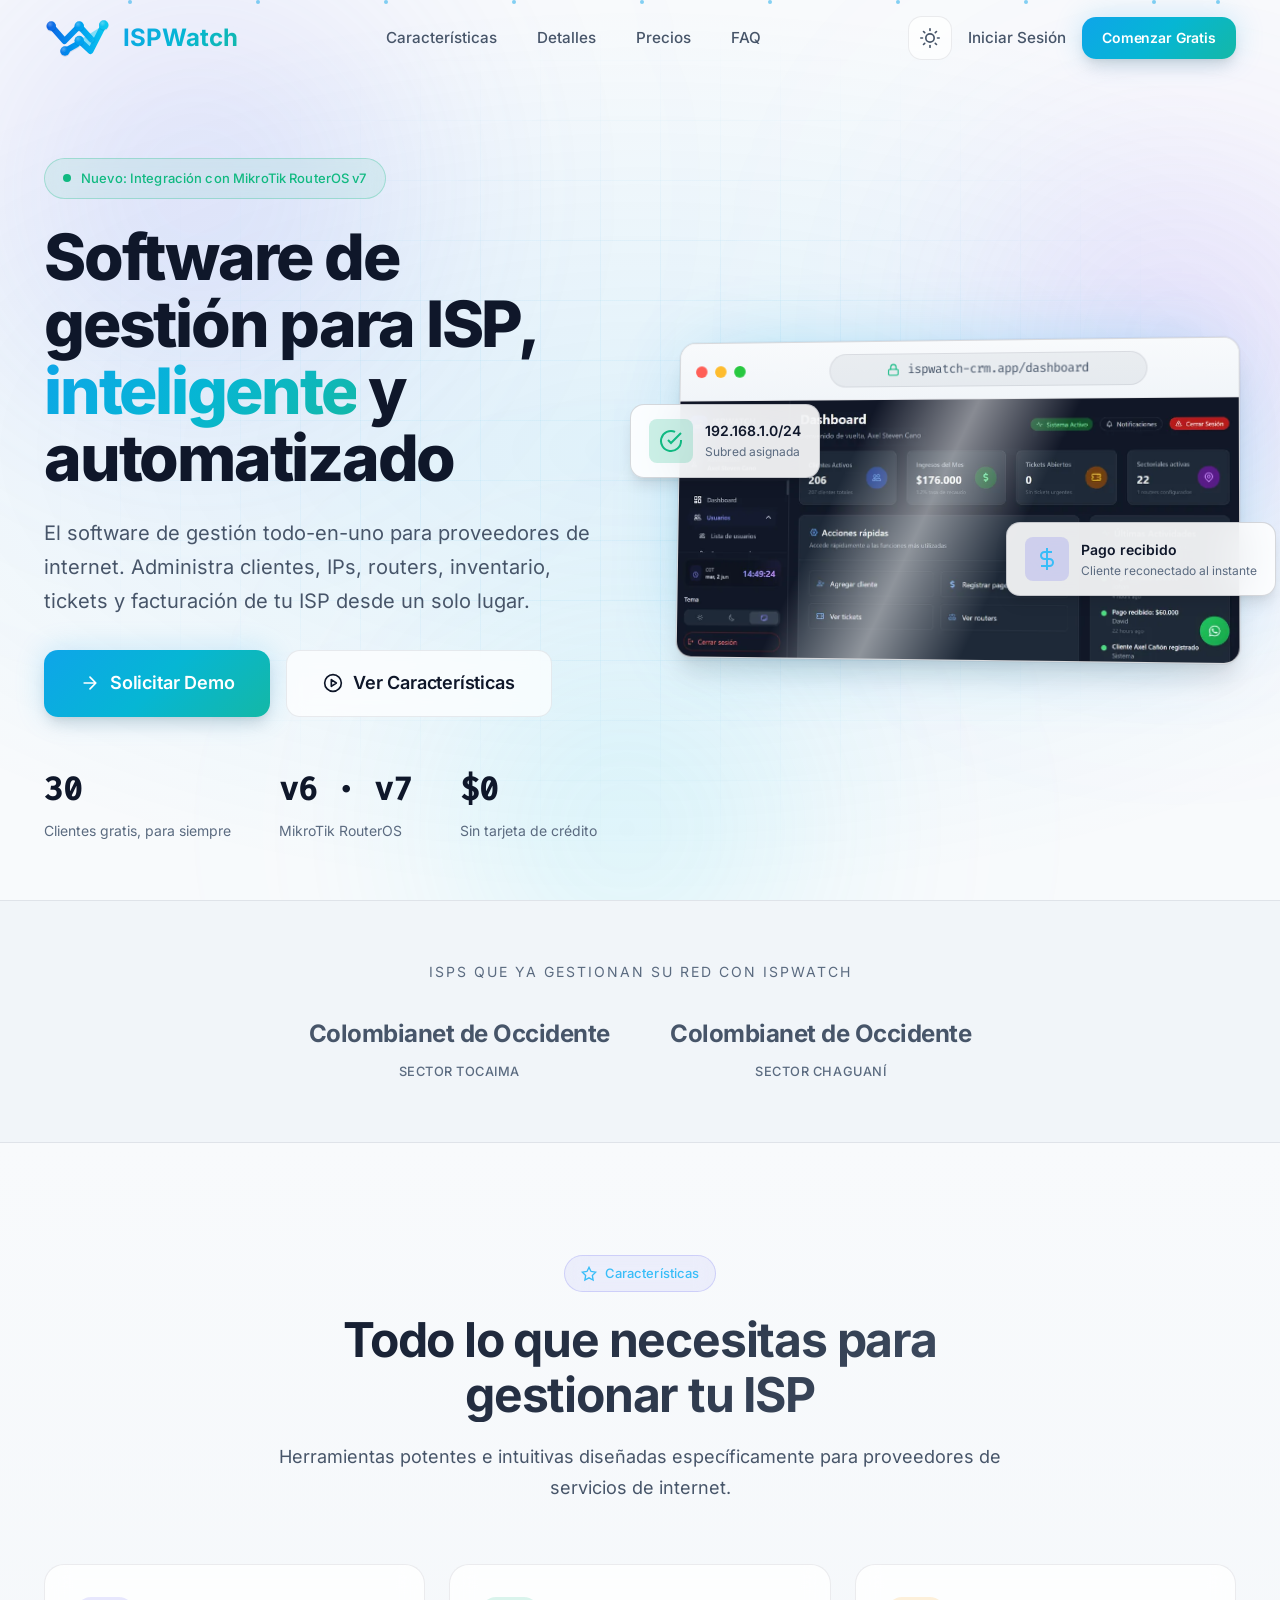
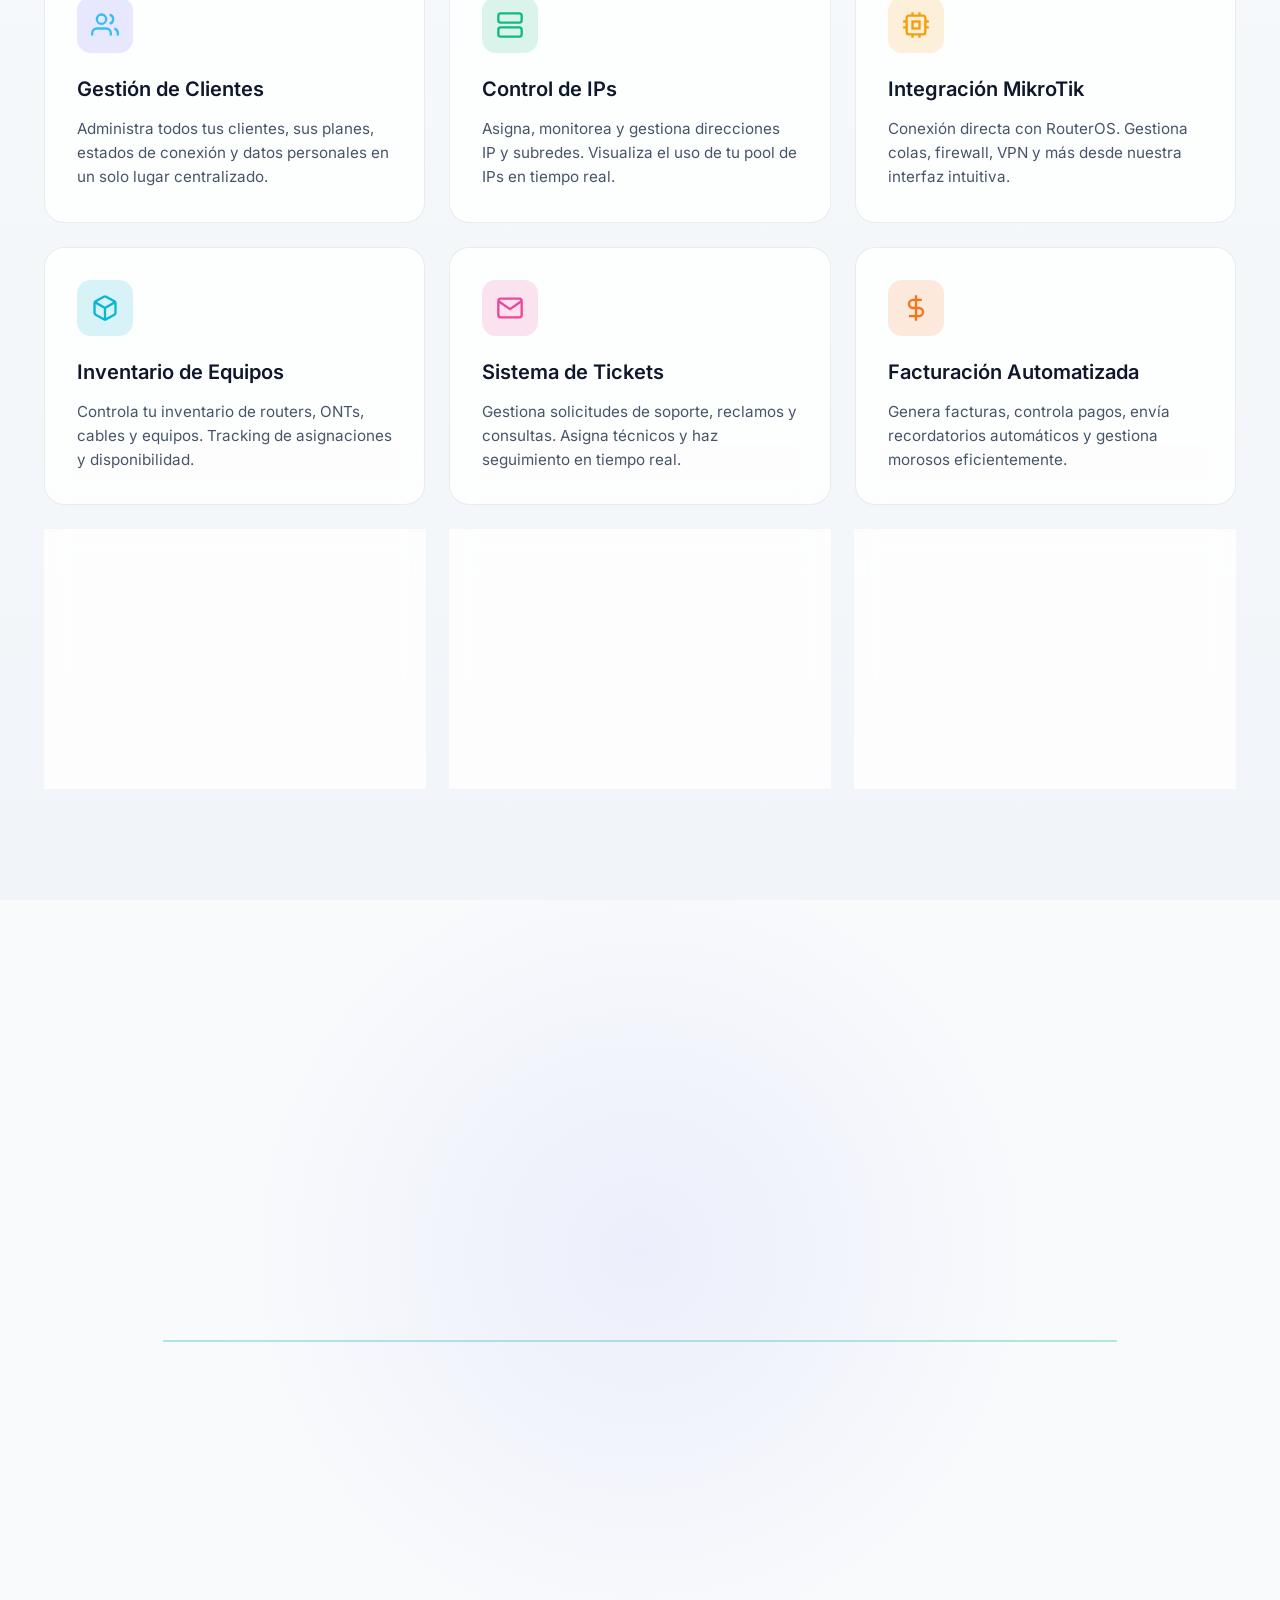
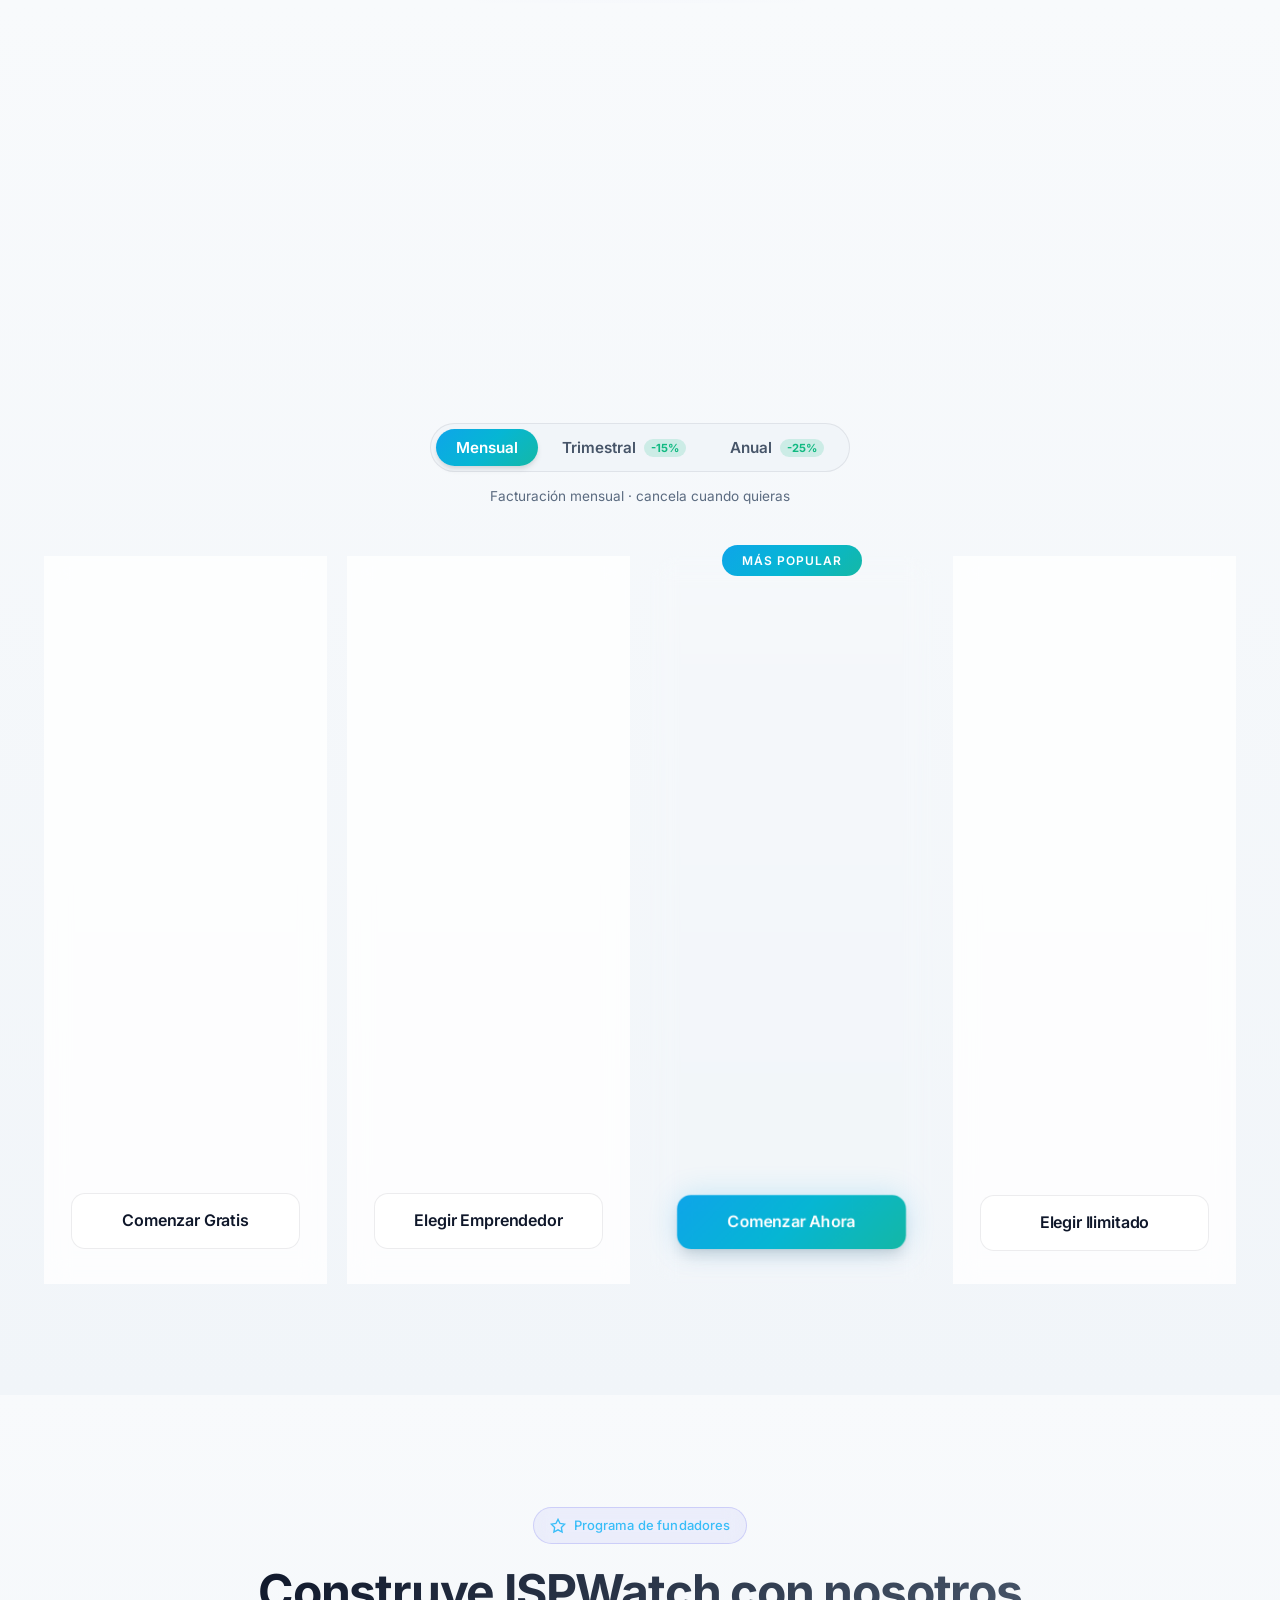
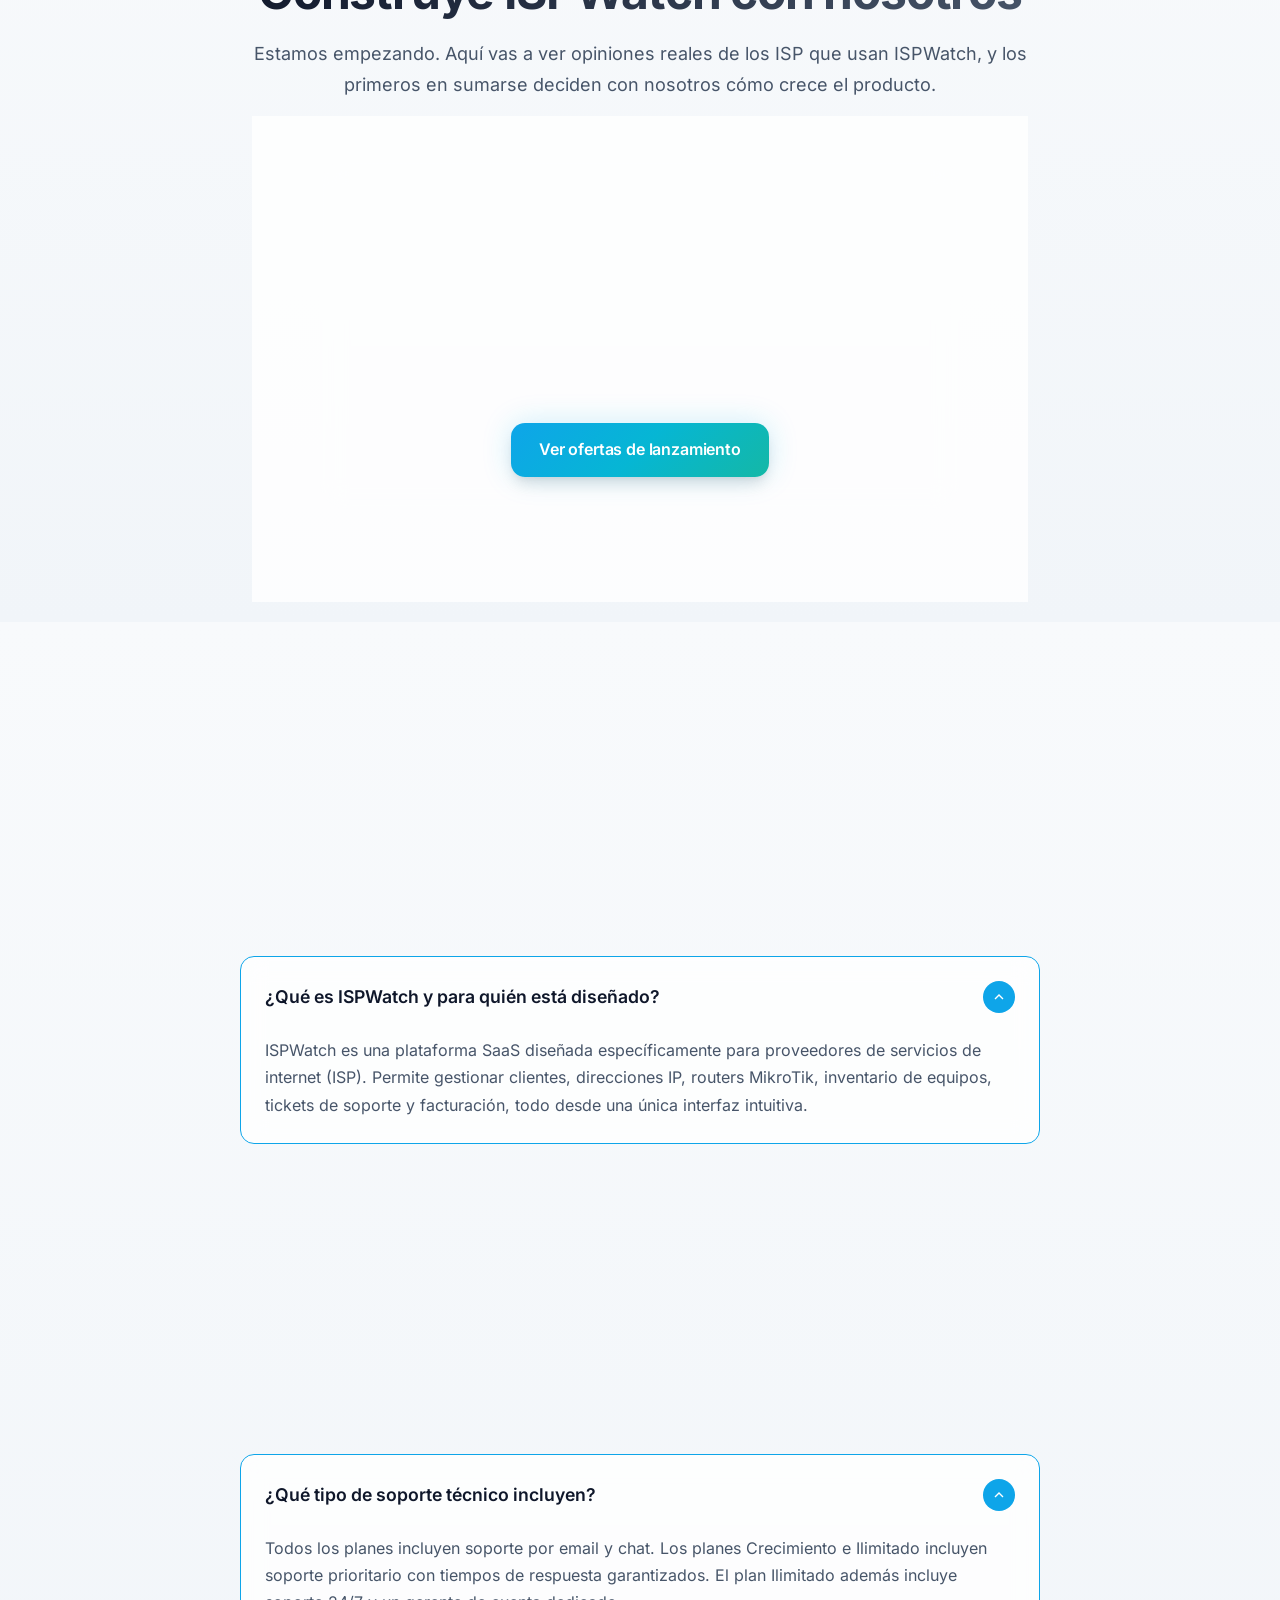
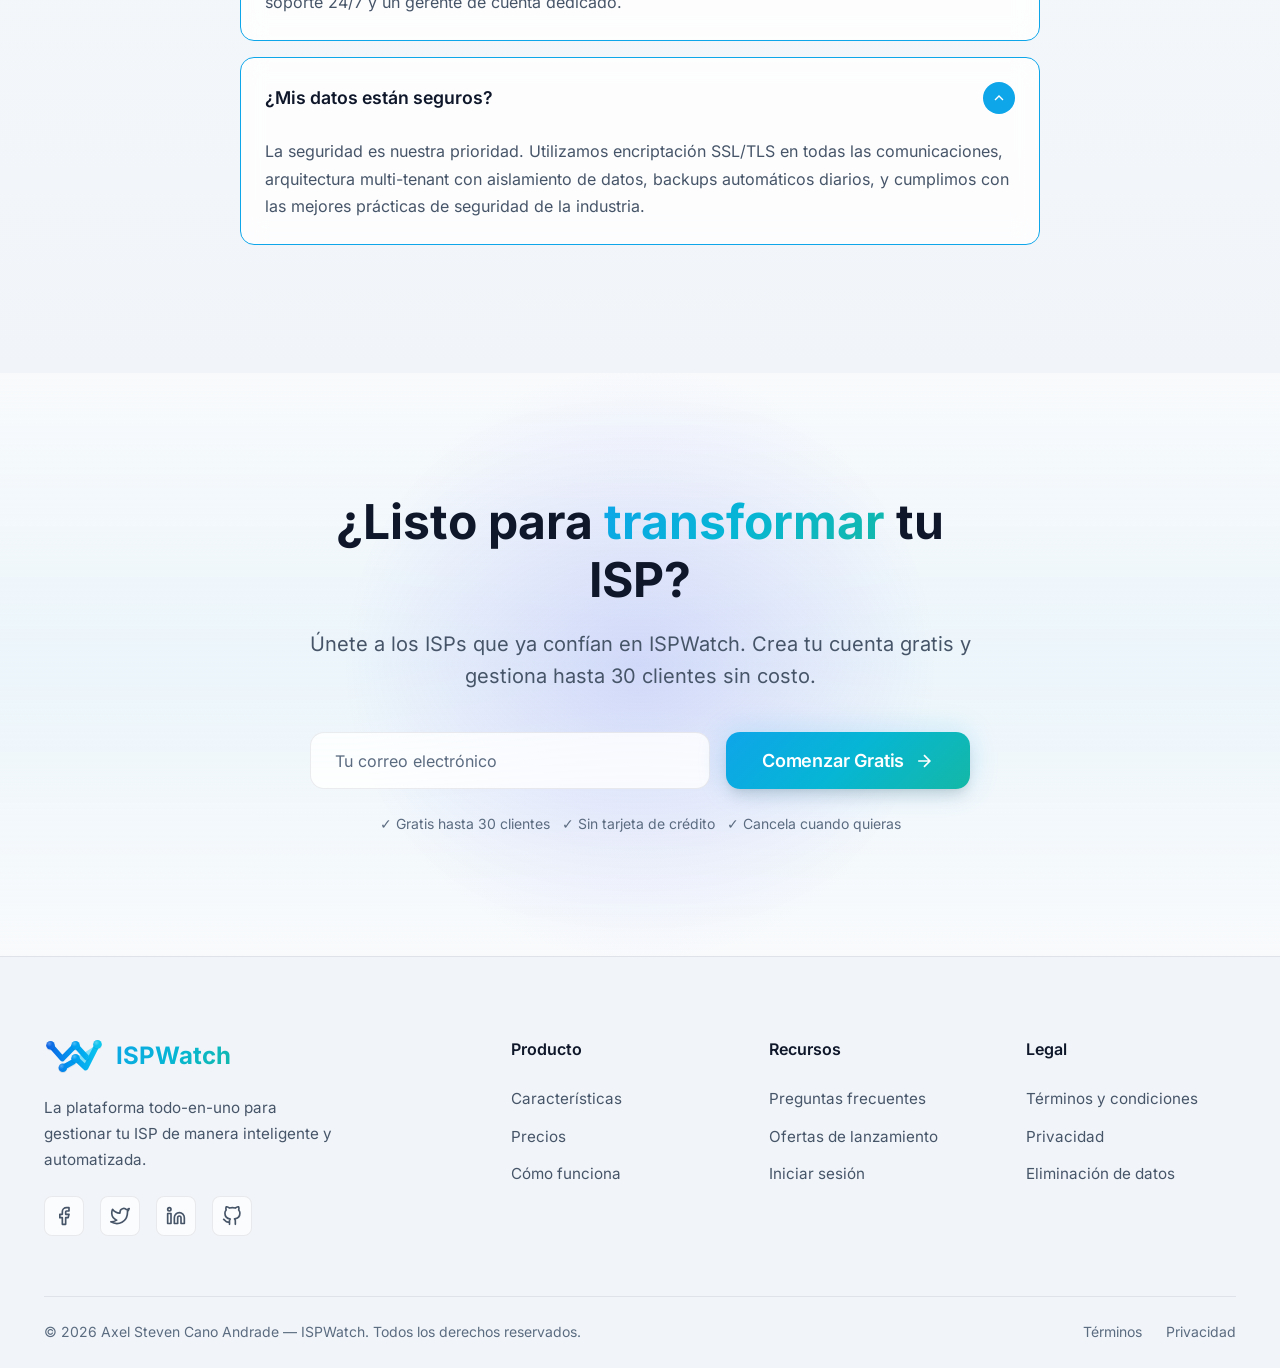
<file: index.html>
<!DOCTYPE html>
<html lang="es">

<head>
  <meta charset="UTF-8">
  <meta name="viewport" content="width=device-width, initial-scale=1.0">

  <!-- Facebook Domain Verification -->
  <meta name="facebook-domain-verification" content="q7xwzqzt8ai3w45t4z47kpyo1ayfc5" />

  <!-- Primary SEO Meta Tags -->
  <title>Software de Gestión para ISP y WISP | ISPWatch CRM</title>
  <meta name="description"
    content="Gestiona tu ISP en un solo lugar: clientes, routers MikroTik, facturación automática, IPs y tickets. Plan gratis hasta 30 clientes, sin tarjeta de crédito.">
  <meta name="author" content="ISPWatch">
  <meta name="robots" content="index, follow, max-snippet:-1, max-image-preview:large, max-video-preview:-1">
  <link rel="canonical" href="https://ispwatch-crm.com/">

  <!-- Mobile & Theme -->
  <meta name="theme-color" content="#2878E5">
  <meta name="apple-mobile-web-app-capable" content="yes">
  <meta name="apple-mobile-web-app-status-bar-style" content="black-translucent">
  <meta name="format-detection" content="telephone=no">

  <!-- Open Graph / Facebook -->
  <meta property="og:type" content="website">
  <meta property="og:url" content="https://ispwatch-crm.com/">
  <meta property="og:title" content="ISPWatch CRM | Software de Gestión para ISP">
  <meta property="og:description"
    content="Automatiza tu ISP: gestión de clientes, MikroTik RouterOS, facturación, tickets y más. Plan gratis hasta 30 clientes, sin tarjeta de crédito.">
  <meta property="og:image" content="https://ispwatch-crm.com/images/og-image.png">
  <meta property="og:image:type" content="image/png">
  <meta property="og:image:width" content="1200">
  <meta property="og:image:height" content="630">
  <meta property="og:image:alt" content="ISPWatch CRM - Software para gestión de ISP">
  <meta property="og:locale" content="es_LA">
  <meta property="og:site_name" content="ISPWatch">

  <!-- Twitter Card -->
  <meta name="twitter:card" content="summary_large_image">
  <meta name="twitter:site" content="@ISPWATCHAPP">
  <meta name="twitter:url" content="https://ispwatch-crm.com/">
  <meta name="twitter:title" content="ISPWatch CRM | Software de Gestión para ISP">
  <meta name="twitter:description"
    content="Automatiza tu ISP: gestión de clientes, MikroTik, facturación y tickets. Plan gratis hasta 30 clientes.">
  <meta name="twitter:image" content="https://ispwatch-crm.com/images/og-image.png">
  <meta name="twitter:image:alt" content="ISPWatch Dashboard">
  <meta name="twitter:creator" content="@ISPWATCHAPP">

  <!-- Favicon & App Icons -->
  <link rel="icon" type="image/svg+xml" href="favicon.svg">
  <link rel="icon" type="image/png" sizes="any" href="images/logo.png">
  <link rel="apple-touch-icon" href="images/apple-touch-icon.png">

  <!-- Preload for Performance -->
  <link rel="preload" as="style" href="styles/main.css?v=20261008">
  <link rel="preload" href="/fonts/inter-latin.woff2" as="font" type="font/woff2" crossorigin>

  <!-- Styles -->
  <link rel="stylesheet" href="styles/main.css?v=20261008">
  <link rel="stylesheet" href="styles/animations.css?v=20261008">

  <!-- Schema.org Structured Data -->
  <script type="application/ld+json">
  {
    "@context": "https://schema.org",
    "@type": "WebSite",
    "@id": "https://ispwatch-crm.com/#website",
    "name": "ISPWatch CRM",
    "alternateName": ["ISPWatch", "ISP Watch"],
    "url": "https://ispwatch-crm.com/",
    "inLanguage": "es",
    "publisher": { "@id": "https://ispwatch-crm.com/#organization" }
  }
  </script>

  <script type="application/ld+json">
  {
    "@context": "https://schema.org",
    "@type": "Organization",
    "@id": "https://ispwatch-crm.com/#organization",
    "name": "ISPWatch",
    "legalName": "Axel Steven Cano Andrade",
    "url": "https://ispwatch-crm.com/",
    "logo": "https://ispwatch-crm.com/images/logo.png",
    "description": "Plataforma SaaS para la gestión integral de ISPs. Administra clientes, IPs, routers MikroTik, inventario, tickets y facturación.",
    "foundingDate": "2025",
    "address": {
      "@type": "PostalAddress",
      "addressCountry": "CO"
    },
    "sameAs": [
      "https://www.facebook.com/people/ISPWatch-App",
      "https://x.com/ISPWATCHAPP",
      "https://www.linkedin.com/in/isp-watch-b9a697414/",
      "https://github.com/ispwatchcol"
    ],
    "contactPoint": {
      "@type": "ContactPoint",
      "contactType": "customer support",
      "email": "soporte@ispwatch-crm.com",
      "availableLanguage": "es"
    }
  }
  </script>

  <script type="application/ld+json">
  {
    "@context": "https://schema.org",
    "@type": "SoftwareApplication",
    "@id": "https://ispwatch-crm.com/#software",
    "name": "ISPWatch CRM",
    "description": "Software de gestión para ISP y WISP: clientes, routers MikroTik, facturación automática, control de IPs, inventario y tickets.",
    "url": "https://ispwatch-crm.com/",
    "image": "https://ispwatch-crm.com/images/dashboard.png",
    "applicationCategory": "BusinessApplication",
    "operatingSystem": "Web Browser",
    "publisher": { "@id": "https://ispwatch-crm.com/#organization" },
    "offers": {
      "@type": "AggregateOffer",
      "priceCurrency": "USD",
      "lowPrice": "0",
      "highPrice": "79",
      "offerCount": "4",
      "url": "https://ispwatch-crm.com/precios"
    },
    "featureList": [
      "Gestión de clientes ISP",
      "Control de direcciones IP",
      "Integración MikroTik RouterOS",
      "Inventario de equipos",
      "Sistema de tickets de soporte",
      "Facturación automatizada",
      "VPN L2TP segura",
      "Dashboard analítico",
      "Multi-tenancy"
    ]
  }
  </script>

  <script type="application/ld+json">
  {
    "@context": "https://schema.org",
    "@type": "FAQPage",
    "mainEntity": [
      {
        "@type": "Question",
        "name": "¿Qué es ISPWatch y para quién está diseñado?",
        "acceptedAnswer": {
          "@type": "Answer",
          "text": "ISPWatch es una plataforma SaaS diseñada específicamente para proveedores de servicios de internet (ISP). Permite gestionar clientes, direcciones IP, routers MikroTik, inventario de equipos, tickets de soporte y facturación, todo desde una única interfaz intuitiva."
        }
      },
      {
        "@type": "Question",
        "name": "¿Cómo funciona la integración con MikroTik?",
        "acceptedAnswer": {
          "@type": "Answer",
          "text": "ISPWatch se conecta de forma segura a tus routers MikroTik mediante VPN L2TP. Una vez conectados, puedes gestionar colas de ancho de banda, firewall, listas de acceso, y más directamente desde nuestro dashboard. Compatible con RouterOS v6 y v7."
        }
      },
      {
        "@type": "Question",
        "name": "¿Puedo migrar mis datos de otro sistema?",
        "acceptedAnswer": {
          "@type": "Answer",
          "text": "¡Absolutamente! Ofrecemos un importador inteligente que soporta archivos CSV y Excel. Nuestro equipo de soporte te ayudará durante todo el proceso de migración sin costo adicional en los planes Crecimiento e Ilimitado."
        }
      },
      {
        "@type": "Question",
        "name": "¿ISPWatch CRM tiene un plan gratis?",
        "acceptedAnswer": {
          "@type": "Answer",
          "text": "Sí. El Plan Gratis incluye, para siempre, la gestión de hasta 30 clientes, sin tarjeta de crédito ni límite de tiempo. Cuando tu ISP crece, puedes pasar a un plan superior en cualquier momento."
        }
      },
      {
        "@type": "Question",
        "name": "¿Qué tipo de soporte técnico incluyen?",
        "acceptedAnswer": {
          "@type": "Answer",
          "text": "Todos los planes incluyen soporte por email y chat. Los planes Crecimiento e Ilimitado incluyen soporte prioritario con tiempos de respuesta garantizados. El plan Ilimitado además incluye soporte 24/7 y un gerente de cuenta dedicado."
        }
      },
      {
        "@type": "Question",
        "name": "¿Mis datos están seguros?",
        "acceptedAnswer": {
          "@type": "Answer",
          "text": "La seguridad es nuestra prioridad. Utilizamos encriptación SSL/TLS en todas las comunicaciones, arquitectura multi-tenant con aislamiento de datos, backups automáticos diarios, y cumplimos con las mejores prácticas de seguridad de la industria."
        }
      }
    ]
  }
  </script>

  <!--
    ============================================================
    PLANTILLA DE RESEÑAS
    ESTADO: INACTIVA. No publicar hasta tener reseñas REALES y
    visibles en esta página.

    Plan: las reseñas nacen en ISPWatch CRM (el admin de cada ISP
    califica y autoriza publicar), se aprueban y se exponen por un
    endpoint público de solo lectura. Una Cloudflare Pages Function
    las inyecta en el HTML de #reviews y genera este JSON-LD con los
    datos reales. En paralelo: perfiles en Capterra/G2.

    Para activar (manual o desde la Pages Function):
      1) Descomenta este bloque.
      2) Sustituye ratingValue / reviewCount por el promedio y el
         total REALES.
      3) Añade un objeto dentro de "review" por cada reseña real
         que esté VISIBLE en la página (requisito de Google).
      4) Quita hidden / aria-hidden de la seccion #reviews.
    ============================================================
  <script type="application/ld+json">
  {
    "@context": "https://schema.org",
    "@type": "SoftwareApplication",
    "@id": "https://ispwatch-crm.com/#software",
    "name": "ISPWatch CRM",
    "applicationCategory": "BusinessApplication",
    "operatingSystem": "Web Browser",
    "aggregateRating": {
      "@type": "AggregateRating",
      "ratingValue": "REEMPLAZAR_PROMEDIO_REAL",
      "reviewCount": "REEMPLAZAR_TOTAL_REAL",
      "bestRating": "5",
      "worstRating": "1"
    },
    "review": [
      {
        "@type": "Review",
        "author": { "@type": "Person", "name": "NOMBRE_REAL" },
        "datePublished": "AAAA-MM-DD",
        "reviewRating": { "@type": "Rating", "ratingValue": "5", "bestRating": "5", "worstRating": "1" },
        "reviewBody": "TEXTO_REAL_DE_LA_RESEÑA"
      }
    ]
  }
  </script>
  -->
</head>

<body>
  <!-- Ambient aurora background -->
  <div class="aurora" aria-hidden="true">
    <span class="aurora-blob aurora-1"></span>
    <span class="aurora-blob aurora-2"></span>
    <span class="aurora-blob aurora-3"></span>
  </div>

  <!-- Particles Background -->
  <div class="bg-particles"></div>

  <!-- Navigation -->
  <nav class="navbar" id="navbar">
    <div class="container">
      <a href="/" class="nav-logo">
        <img src="images/logo-icon.svg" width="67" height="40" alt="ISPWatch CRM" loading="eager">
        <span>ISPWatch</span>
      </a>

      <ul class="nav-menu">
        <li><a href="#features" class="nav-link">Características</a></li>
        <li><a href="/caracteristicas" class="nav-link">Detalles</a></li>
        <li><a href="/precios" class="nav-link">Precios</a></li>
        <li><a href="/faq" class="nav-link">FAQ</a></li>
      </ul>

      <div class="nav-actions">
        <button class="theme-toggle" id="theme-toggle" aria-label="Toggle theme">
          <svg class="sun-icon" width="20" height="20" viewBox="0 0 24 24" fill="none" stroke="currentColor"
            stroke-width="2" stroke-linecap="round" stroke-linejoin="round">
            <circle cx="12" cy="12" r="5" />
            <line x1="12" y1="1" x2="12" y2="3" />
            <line x1="12" y1="21" x2="12" y2="23" />
            <line x1="4.22" y1="4.22" x2="5.64" y2="5.64" />
            <line x1="18.36" y1="18.36" x2="19.78" y2="19.78" />
            <line x1="1" y1="12" x2="3" y2="12" />
            <line x1="21" y1="12" x2="23" y2="12" />
            <line x1="4.22" y1="19.78" x2="5.64" y2="18.36" />
            <line x1="18.36" y1="5.64" x2="19.78" y2="4.22" />
          </svg>
          <svg class="moon-icon" width="20" height="20" viewBox="0 0 24 24" fill="none" stroke="currentColor"
            stroke-width="2" stroke-linecap="round" stroke-linejoin="round">
            <path d="M21 12.79A9 9 0 1 1 11.21 3 7 7 0 0 0 21 12.79z" />
          </svg>
        </button>
        <a href="https://ispwatch-crm.app" target="_blank" rel="noopener noreferrer" class="nav-link">Iniciar Sesión</a>
        <a href="#cta" class="btn btn-primary btn-sm">Comenzar Gratis</a>
      </div>

      <button class="nav-toggle" aria-label="Toggle menu">
        <span></span>
        <span></span>
        <span></span>
      </button>
    </div>
  </nav>

  <!-- Hero Section -->
  <section class="hero" id="hero">
    <div class="hero-grid"></div>
    <div class="container">
      <div class="hero-content">
        <div class="hero-text">
          <div class="hero-badge">
            <span>Nuevo: Integración con MikroTik RouterOS v7</span>
          </div>
          <h1 class="hero-title">
            Software de gestión para ISP, <span class="highlight">inteligente</span> y automatizado
          </h1>
          <p class="hero-description">
            El software de gestión todo-en-uno para proveedores de internet. Administra clientes, IPs, routers,
            inventario, tickets y facturación de tu ISP desde un solo lugar.
          </p>
          <div class="hero-buttons">
            <a href="#cta" class="btn btn-primary btn-lg btn-animated">
              <svg width="20" height="20" viewBox="0 0 24 24" fill="none" stroke="currentColor" stroke-width="2"
                stroke-linecap="round" stroke-linejoin="round">
                <path d="M5 12h14M12 5l7 7-7 7" />
              </svg>
              Solicitar Demo
            </a>
            <a href="#features" class="btn btn-secondary btn-lg">
              <svg width="20" height="20" viewBox="0 0 24 24" fill="none" stroke="currentColor" stroke-width="2"
                stroke-linecap="round" stroke-linejoin="round">
                <circle cx="12" cy="12" r="10" />
                <polygon points="10 8 16 12 10 16 10 8" />
              </svg>
              Ver Características
            </a>
          </div>
          <div class="hero-stats">
            <div class="stat-item">
              <div class="stat-value">30</div>
              <div class="stat-label">Clientes gratis, para siempre</div>
            </div>
            <div class="stat-item">
              <div class="stat-value">v6 · v7</div>
              <div class="stat-label">MikroTik RouterOS</div>
            </div>
            <div class="stat-item">
              <div class="stat-value">$0</div>
              <div class="stat-label">Sin tarjeta de crédito</div>
            </div>
          </div>
        </div>

        <div class="hero-visual reveal-right">
          <div class="app-window" id="appWindow">
            <div class="app-window-bar">
              <span class="app-window-dots"><i></i><i></i><i></i></span>
              <div class="app-window-url">
                <svg viewBox="0 0 24 24" fill="none" stroke="currentColor" stroke-width="2" stroke-linecap="round"
                  stroke-linejoin="round">
                  <rect x="3" y="11" width="18" height="11" rx="2" ry="2" />
                  <path d="M7 11V7a5 5 0 0 1 10 0v4" />
                </svg>
                ispwatch-crm.app/dashboard
              </div>
            </div>
            <div class="app-window-body hero-image">
              <picture>
                <source type="image/webp"
                  srcset="images/dashboard-960.webp 960w, images/dashboard.webp 1892w"
                  sizes="(max-width: 1024px) 92vw, 600px">
                <img src="images/dashboard.png" width="1892" height="873"
                  alt="Panel de control de ISPWatch CRM: clientes activos, ingresos del mes, tickets y routers configurados"
                  loading="eager" fetchpriority="high">
              </picture>
              <div class="app-window-glare"></div>
            </div>
          </div>

          <div class="hero-float-card card-1 animate-float">
            <div class="float-icon green">
              <svg width="24" height="24" viewBox="0 0 24 24" fill="none" stroke="currentColor" stroke-width="2">
                <path d="M22 11.08V12a10 10 0 1 1-5.93-9.14" />
                <polyline points="22 4 12 14.01 9 11.01" />
              </svg>
            </div>
            <div class="float-text">
              <p class="float-title">192.168.1.0/24</p>
              <p>Subred asignada</p>
            </div>
          </div>

          <div class="hero-float-card card-2 animate-float-delayed">
            <div class="float-icon purple">
              <svg width="24" height="24" viewBox="0 0 24 24" fill="none" stroke="currentColor" stroke-width="2">
                <line x1="12" y1="1" x2="12" y2="23" />
                <path d="M17 5H9.5a3.5 3.5 0 0 0 0 7h5a3.5 3.5 0 0 1 0 7H6" />
              </svg>
            </div>
            <div class="float-text">
              <p class="float-title">Pago recibido</p>
              <p>Cliente reconectado al instante</p>
            </div>
          </div>
        </div>
      </div>
    </div>
  </section>

  <!-- Trusted By: solo clientes reales -->
  <section class="trusted">
    <div class="container">
      <p class="trusted-text">ISPs que ya gestionan su red con ISPWatch</p>
      <div class="trusted-logos">
        <div class="trusted-logo">
          <span class="trusted-logo-name">Colombianet de Occidente</span>
          <span class="trusted-logo-sub">Sector Tocaima</span>
        </div>
        <div class="trusted-logo">
          <span class="trusted-logo-name">Colombianet de Occidente</span>
          <span class="trusted-logo-sub">Sector Chaguaní</span>
        </div>
      </div>
    </div>
  </section>

  <!-- Features Section -->
  <section class="features section" id="features">
    <div class="container">
      <div class="section-header reveal">
        <span class="section-badge">
          <svg width="16" height="16" viewBox="0 0 24 24" fill="none" stroke="currentColor" stroke-width="2">
            <polygon
              points="12 2 15.09 8.26 22 9.27 17 14.14 18.18 21.02 12 17.77 5.82 21.02 7 14.14 2 9.27 8.91 8.26 12 2" />
          </svg>
          Características
        </span>
        <h2 class="section-title">Todo lo que necesitas para gestionar tu ISP</h2>
        <p class="section-subtitle">
          Herramientas potentes e intuitivas diseñadas específicamente para proveedores de servicios de internet.
        </p>
      </div>

      <div class="features-grid">
        <!-- Feature 1 -->
        <div class="feature-card reveal reveal-delay-1">
          <div class="feature-icon blue">
            <svg width="28" height="28" viewBox="0 0 24 24" fill="none" stroke="currentColor" stroke-width="2">
              <path d="M17 21v-2a4 4 0 0 0-4-4H5a4 4 0 0 0-4 4v2" />
              <circle cx="9" cy="7" r="4" />
              <path d="M23 21v-2a4 4 0 0 0-3-3.87" />
              <path d="M16 3.13a4 4 0 0 1 0 7.75" />
            </svg>
          </div>
          <h3>Gestión de Clientes</h3>
          <p>Administra todos tus clientes, sus planes, estados de conexión y datos personales en un solo lugar
            centralizado.</p>
        </div>

        <!-- Feature 2 -->
        <div class="feature-card reveal reveal-delay-2">
          <div class="feature-icon green">
            <svg width="28" height="28" viewBox="0 0 24 24" fill="none" stroke="currentColor" stroke-width="2">
              <rect x="2" y="2" width="20" height="8" rx="2" ry="2" />
              <rect x="2" y="14" width="20" height="8" rx="2" ry="2" />
              <line x1="6" y1="6" x2="6.01" y2="6" />
              <line x1="6" y1="18" x2="6.01" y2="18" />
            </svg>
          </div>
          <h3>Control de IPs</h3>
          <p>Asigna, monitorea y gestiona direcciones IP y subredes. Visualiza el uso de tu pool de IPs en tiempo real.
          </p>
        </div>

        <!-- Feature 3 -->
        <div class="feature-card reveal reveal-delay-3">
          <div class="feature-icon amber">
            <svg width="28" height="28" viewBox="0 0 24 24" fill="none" stroke="currentColor" stroke-width="2">
              <rect x="4" y="4" width="16" height="16" rx="2" ry="2" />
              <rect x="9" y="9" width="6" height="6" />
              <line x1="9" y1="1" x2="9" y2="4" />
              <line x1="15" y1="1" x2="15" y2="4" />
              <line x1="9" y1="20" x2="9" y2="23" />
              <line x1="15" y1="20" x2="15" y2="23" />
              <line x1="20" y1="9" x2="23" y2="9" />
              <line x1="20" y1="14" x2="23" y2="14" />
              <line x1="1" y1="9" x2="4" y2="9" />
              <line x1="1" y1="14" x2="4" y2="14" />
            </svg>
          </div>
          <h3>Integración MikroTik</h3>
          <p>Conexión directa con RouterOS. Gestiona colas, firewall, VPN y más desde nuestra interfaz intuitiva.</p>
        </div>

        <!-- Feature 4 -->
        <div class="feature-card reveal reveal-delay-4">
          <div class="feature-icon cyan">
            <svg width="28" height="28" viewBox="0 0 24 24" fill="none" stroke="currentColor" stroke-width="2">
              <path
                d="M21 16V8a2 2 0 0 0-1-1.73l-7-4a2 2 0 0 0-2 0l-7 4A2 2 0 0 0 3 8v8a2 2 0 0 0 1 1.73l7 4a2 2 0 0 0 2 0l7-4A2 2 0 0 0 21 16z" />
              <polyline points="3.27 6.96 12 12.01 20.73 6.96" />
              <line x1="12" y1="22.08" x2="12" y2="12" />
            </svg>
          </div>
          <h3>Inventario de Equipos</h3>
          <p>Controla tu inventario de routers, ONTs, cables y equipos. Tracking de asignaciones y disponibilidad.</p>
        </div>

        <!-- Feature 5 -->
        <div class="feature-card reveal reveal-delay-5">
          <div class="feature-icon pink">
            <svg width="28" height="28" viewBox="0 0 24 24" fill="none" stroke="currentColor" stroke-width="2">
              <path d="M4 4h16c1.1 0 2 .9 2 2v12c0 1.1-.9 2-2 2H4c-1.1 0-2-.9-2-2V6c0-1.1.9-2 2-2z" />
              <polyline points="22,6 12,13 2,6" />
            </svg>
          </div>
          <h3>Sistema de Tickets</h3>
          <p>Gestiona solicitudes de soporte, reclamos y consultas. Asigna técnicos y haz seguimiento en tiempo real.
          </p>
        </div>

        <!-- Feature 6 -->
        <div class="feature-card reveal reveal-delay-6">
          <div class="feature-icon orange">
            <svg width="28" height="28" viewBox="0 0 24 24" fill="none" stroke="currentColor" stroke-width="2">
              <line x1="12" y1="1" x2="12" y2="23" />
              <path d="M17 5H9.5a3.5 3.5 0 0 0 0 7h5a3.5 3.5 0 0 1 0 7H6" />
            </svg>
          </div>
          <h3>Facturación Automatizada</h3>
          <p>Genera facturas, controla pagos, envía recordatorios automáticos y gestiona morosos eficientemente.</p>
        </div>

        <!-- Feature 7 -->
        <div class="feature-card reveal reveal-delay-1">
          <div class="feature-icon blue">
            <svg width="28" height="28" viewBox="0 0 24 24" fill="none" stroke="currentColor" stroke-width="2">
              <rect x="3" y="11" width="18" height="11" rx="2" ry="2" />
              <path d="M7 11V7a5 5 0 0 1 10 0v4" />
            </svg>
          </div>
          <h3>VPN Segura</h3>
          <p>Conectividad segura L2TP entre nodos. Monitorea el estado de conexiones VPN en tiempo real.</p>
        </div>

        <!-- Feature 8 -->
        <div class="feature-card reveal reveal-delay-2">
          <div class="feature-icon green">
            <svg width="28" height="28" viewBox="0 0 24 24" fill="none" stroke="currentColor" stroke-width="2">
              <line x1="18" y1="20" x2="18" y2="10" />
              <line x1="12" y1="20" x2="12" y2="4" />
              <line x1="6" y1="20" x2="6" y2="14" />
              <rect x="2" y="2" width="20" height="20" rx="2" />
            </svg>
          </div>
          <h3>Dashboard Analítico</h3>
          <p>Visualiza métricas clave, ingresos, clientes activos, tickets pendientes y mucho más en tiempo real.</p>
        </div>

        <!-- Feature 9 -->
        <div class="feature-card reveal reveal-delay-3">
          <div class="feature-icon amber">
            <svg width="28" height="28" viewBox="0 0 24 24" fill="none" stroke="currentColor" stroke-width="2">
              <path d="M12 22s8-4 8-10V5l-8-3-8 3v7c0 6 8 10 8 10z" />
              <path d="M9 12l2 2 4-4" />
            </svg>
          </div>
          <h3>Multi-Tenancy</h3>
          <p>Arquitectura multi-tenant para gestionar múltiples ISPs o franquicias desde una sola instalación.</p>
        </div>
      </div>
    </div>
  </section>

  <!-- How It Works -->
  <section class="how-it-works section" id="how-it-works">
    <div class="container">
      <div class="section-header reveal">
        <span class="section-badge">
          <svg width="16" height="16" viewBox="0 0 24 24" fill="none" stroke="currentColor" stroke-width="2">
            <circle cx="12" cy="12" r="10" />
            <polyline points="12 6 12 12 16 14" />
          </svg>
          Cómo Funciona
        </span>
        <h2 class="section-title">Comienza en minutos, no en semanas</h2>
        <p class="section-subtitle">
          Configuración simple y rápida. Te acompañamos en cada paso del proceso.
        </p>
      </div>

      <div class="steps-container">
        <div class="step-card reveal reveal-delay-1">
          <div class="step-number">1</div>
          <h3>Registra tu ISP</h3>
          <p>Crea tu cuenta y configura los datos básicos de tu empresa en menos de 5 minutos.</p>
        </div>

        <div class="step-card reveal reveal-delay-2">
          <div class="step-number">2</div>
          <h3>Conecta tus Routers</h3>
          <p>Vincula tus equipos MikroTik usando nuestra conexión VPN segura y automatizada.</p>
        </div>

        <div class="step-card reveal reveal-delay-3">
          <div class="step-number">3</div>
          <h3>Importa tus Clientes</h3>
          <p>Migra tu base de datos existente con nuestro importador inteligente o comienza desde cero.</p>
        </div>

        <div class="step-card reveal reveal-delay-4">
          <div class="step-number">4</div>
          <h3>Gestiona Todo</h3>
          <p>Disfruta de una plataforma unificada para todas las operaciones de tu ISP.</p>
        </div>
      </div>
    </div>
  </section>

  <!-- Pricing Section -->
  <section class="pricing section" id="pricing">
    <div class="container">
      <div class="section-header reveal">
        <span class="section-badge">
          <svg width="16" height="16" viewBox="0 0 24 24" fill="none" stroke="currentColor" stroke-width="2">
            <line x1="12" y1="1" x2="12" y2="23" />
            <path d="M17 5H9.5a3.5 3.5 0 0 0 0 7h5a3.5 3.5 0 0 1 0 7H6" />
          </svg>
          Precios
        </span>
        <h2 class="section-title">Planes que se adaptan a tu crecimiento</h2>
        <p class="section-subtitle">
          Empieza gratis con hasta 30 clientes, sin tarjeta de crédito. Sin costos ocultos y cancela cuando quieras.
        </p>
      </div>

      <div class="pricing-toggle reveal">
        <div class="pricing-cycles" role="group" aria-label="Ciclo de facturación">
          <button type="button" class="cycle-btn active" data-cycle="monthly" aria-pressed="true">Mensual</button>
          <button type="button" class="cycle-btn" data-cycle="quarterly" aria-pressed="false">Trimestral <span class="cycle-tag">-15%</span></button>
          <button type="button" class="cycle-btn" data-cycle="annual" aria-pressed="false">Anual <span class="cycle-tag">-25%</span></button>
        </div>
        <p class="pricing-billing-note" id="billing-note">Facturación mensual · cancela cuando quieras</p>
      </div>

      <div class="pricing-grid">
        <!-- Gratis Plan -->
        <div class="pricing-card reveal reveal-delay-1">
          <span class="pricing-badge pricing-badge-free">Gratis</span>
          <div class="pricing-header">
            <h3 class="pricing-name">Gratis</h3>
            <p class="pricing-description">Gratis para siempre, ideal para empezar</p>
            <div class="pricing-price">
              <span class="pricing-currency">$</span>
              <span class="pricing-amount">0</span>
              <span class="pricing-period">/siempre</span>
            </div>
          </div>
          <ul class="pricing-features">
            <li>
              <svg viewBox="0 0 24 24" fill="none" stroke="currentColor" stroke-width="2">
                <polyline points="20 6 9 17 4 12" />
              </svg>
              Hasta 30 clientes gratis
            </li>
            <li>
              <svg viewBox="0 0 24 24" fill="none" stroke="currentColor" stroke-width="2">
                <polyline points="20 6 9 17 4 12" />
              </svg>
              1 router conectado
            </li>
            <li>
              <svg viewBox="0 0 24 24" fill="none" stroke="currentColor" stroke-width="2">
                <polyline points="20 6 9 17 4 12" />
              </svg>
              Gestión de IPs
            </li>
            <li>
              <svg viewBox="0 0 24 24" fill="none" stroke="currentColor" stroke-width="2">
                <polyline points="20 6 9 17 4 12" />
              </svg>
              Sistema de tickets
            </li>
            <li>
              <svg viewBox="0 0 24 24" fill="none" stroke="currentColor" stroke-width="2">
                <polyline points="20 6 9 17 4 12" />
              </svg>
              Facturación básica
            </li>
            <li class="disabled">
              <svg viewBox="0 0 24 24" fill="none" stroke="currentColor" stroke-width="2">
                <line x1="18" y1="6" x2="6" y2="18" />
                <line x1="6" y1="6" x2="18" y2="18" />
              </svg>
              Soporte prioritario
            </li>
            <li class="disabled">
              <svg viewBox="0 0 24 24" fill="none" stroke="currentColor" stroke-width="2">
                <line x1="18" y1="6" x2="6" y2="18" />
                <line x1="6" y1="6" x2="18" y2="18" />
              </svg>
              API personalizada
            </li>
          </ul>
          <a href="#cta" class="btn btn-secondary">Comenzar Gratis</a>
        </div>

        <!-- Emprendedor Plan -->
        <div class="pricing-card reveal reveal-delay-2">
          <div class="pricing-header">
            <h3 class="pricing-name">Emprendedor</h3>
            <p class="pricing-description">Para micro y pequeños ISP que ya facturan</p>
            <div class="pricing-price">
              <span class="pricing-currency">$</span>
              <span class="pricing-amount" data-monthly="19" data-quarterly="16" data-annual="14">19</span>
              <span class="pricing-period">/mes</span>
            </div>
          </div>
          <ul class="pricing-features">
            <li>
              <svg viewBox="0 0 24 24" fill="none" stroke="currentColor" stroke-width="2">
                <polyline points="20 6 9 17 4 12" />
              </svg>
              Hasta 200 clientes
            </li>
            <li>
              <svg viewBox="0 0 24 24" fill="none" stroke="currentColor" stroke-width="2">
                <polyline points="20 6 9 17 4 12" />
              </svg>
              3 routers conectados
            </li>
            <li>
              <svg viewBox="0 0 24 24" fill="none" stroke="currentColor" stroke-width="2">
                <polyline points="20 6 9 17 4 12" />
              </svg>
              Gestión de IPs
            </li>
            <li>
              <svg viewBox="0 0 24 24" fill="none" stroke="currentColor" stroke-width="2">
                <polyline points="20 6 9 17 4 12" />
              </svg>
              Sistema de tickets
            </li>
            <li>
              <svg viewBox="0 0 24 24" fill="none" stroke="currentColor" stroke-width="2">
                <polyline points="20 6 9 17 4 12" />
              </svg>
              Facturación básica
            </li>
            <li class="disabled">
              <svg viewBox="0 0 24 24" fill="none" stroke="currentColor" stroke-width="2">
                <line x1="18" y1="6" x2="6" y2="18" />
                <line x1="6" y1="6" x2="18" y2="18" />
              </svg>
              API personalizada
            </li>
            <li class="disabled">
              <svg viewBox="0 0 24 24" fill="none" stroke="currentColor" stroke-width="2">
                <line x1="18" y1="6" x2="6" y2="18" />
                <line x1="6" y1="6" x2="18" y2="18" />
              </svg>
              Soporte prioritario
            </li>
          </ul>
          <a href="#cta" class="btn btn-secondary">Elegir Emprendedor</a>
        </div>

        <!-- Crecimiento Plan -->
        <div class="pricing-card featured reveal reveal-delay-3">
          <span class="pricing-badge">Más Popular</span>
          <div class="pricing-header">
            <h3 class="pricing-name">Crecimiento</h3>
            <p class="pricing-description">Para ISPs en crecimiento</p>
            <div class="pricing-price">
              <span class="pricing-currency">$</span>
              <span class="pricing-amount" data-monthly="47" data-quarterly="40" data-annual="35">47</span>
              <span class="pricing-period">/mes</span>
            </div>
          </div>
          <ul class="pricing-features">
            <li>
              <svg viewBox="0 0 24 24" fill="none" stroke="currentColor" stroke-width="2">
                <polyline points="20 6 9 17 4 12" />
              </svg>
              Hasta 800 clientes
            </li>
            <li>
              <svg viewBox="0 0 24 24" fill="none" stroke="currentColor" stroke-width="2">
                <polyline points="20 6 9 17 4 12" />
              </svg>
              10 routers conectados
            </li>
            <li>
              <svg viewBox="0 0 24 24" fill="none" stroke="currentColor" stroke-width="2">
                <polyline points="20 6 9 17 4 12" />
              </svg>
              Gestión avanzada de IPs
            </li>
            <li>
              <svg viewBox="0 0 24 24" fill="none" stroke="currentColor" stroke-width="2">
                <polyline points="20 6 9 17 4 12" />
              </svg>
              Tickets + asignación técnicos
            </li>
            <li>
              <svg viewBox="0 0 24 24" fill="none" stroke="currentColor" stroke-width="2">
                <polyline points="20 6 9 17 4 12" />
              </svg>
              Facturación automatizada
            </li>
            <li>
              <svg viewBox="0 0 24 24" fill="none" stroke="currentColor" stroke-width="2">
                <polyline points="20 6 9 17 4 12" />
              </svg>
              Inventario de equipos
            </li>
            <li>
              <svg viewBox="0 0 24 24" fill="none" stroke="currentColor" stroke-width="2">
                <polyline points="20 6 9 17 4 12" />
              </svg>
              Soporte prioritario
            </li>
          </ul>
          <a href="#cta" class="btn btn-primary">Comenzar Ahora</a>
        </div>

        <!-- Ilimitado Plan -->
        <div class="pricing-card reveal reveal-delay-4">
          <div class="pricing-header">
            <h3 class="pricing-name">Ilimitado</h3>
            <p class="pricing-description">Para operadores sin límites</p>
            <div class="pricing-price">
              <span class="pricing-currency">$</span>
              <span class="pricing-amount" data-monthly="79" data-quarterly="67" data-annual="59">79</span>
              <span class="pricing-period">/mes</span>
            </div>
          </div>
          <ul class="pricing-features">
            <li>
              <svg viewBox="0 0 24 24" fill="none" stroke="currentColor" stroke-width="2">
                <polyline points="20 6 9 17 4 12" />
              </svg>
              Clientes ilimitados
            </li>
            <li>
              <svg viewBox="0 0 24 24" fill="none" stroke="currentColor" stroke-width="2">
                <polyline points="20 6 9 17 4 12" />
              </svg>
              Routers ilimitados
            </li>
            <li>
              <svg viewBox="0 0 24 24" fill="none" stroke="currentColor" stroke-width="2">
                <polyline points="20 6 9 17 4 12" />
              </svg>
              Todas las características Pro
            </li>
            <li>
              <svg viewBox="0 0 24 24" fill="none" stroke="currentColor" stroke-width="2">
                <polyline points="20 6 9 17 4 12" />
              </svg>
              API personalizada
            </li>
            <li>
              <svg viewBox="0 0 24 24" fill="none" stroke="currentColor" stroke-width="2">
                <polyline points="20 6 9 17 4 12" />
              </svg>
              Multi-tenancy
            </li>
            <li>
              <svg viewBox="0 0 24 24" fill="none" stroke="currentColor" stroke-width="2">
                <polyline points="20 6 9 17 4 12" />
              </svg>
              Onboarding dedicado
            </li>
            <li>
              <svg viewBox="0 0 24 24" fill="none" stroke="currentColor" stroke-width="2">
                <polyline points="20 6 9 17 4 12" />
              </svg>
              Soporte 24/7
            </li>
          </ul>
          <a href="#cta" class="btn btn-secondary">Elegir Ilimitado</a>
        </div>
      </div>
    </div>
  </section>

  <!-- Programa de fundadores: ocupa el lugar de los testimonios hasta tener reseñas reales -->
  <section class="offers section" id="fundadores">
    <div class="container">
      <div class="section-header reveal">
        <span class="section-badge">
          <svg width="16" height="16" viewBox="0 0 24 24" fill="none" stroke="currentColor" stroke-width="2">
            <polygon
              points="12 2 15.09 8.26 22 9.27 17 14.14 18.18 21.02 12 17.77 5.82 21.02 7 14.14 2 9.27 8.91 8.26 12 2" />
          </svg>
          Programa de fundadores
        </span>
        <h2 class="section-title">Construye ISPWatch con nosotros</h2>
        <p class="section-subtitle">
          Estamos empezando. Aquí vas a ver opiniones reales de los ISP que usan ISPWatch, y los primeros en sumarse
          deciden con nosotros cómo crece el producto.
        </p>
      </div>

      <article class="offer-card offer-featured founders-card reveal">
        <div class="offer-icon">
          <svg viewBox="0 0 24 24" fill="none" stroke="currentColor" stroke-width="2" stroke-linecap="round"
            stroke-linejoin="round">
            <polygon
              points="12 2 15.09 8.26 22 9.27 17 14.14 18.18 21.02 12 17.77 5.82 21.02 7 14.14 2 9.27 8.91 8.26 12 2" />
          </svg>
        </div>
        <span class="offer-tag">Solo 20 cupos</span>
        <h3 class="offer-title">50% de descuento durante tus primeros 6 meses</h3>
        <p class="offer-description">
          Para los primeros 20 ISP que se suman, a cambio de un testimonio, un caso de uso y tu feedback para mejorar
          el producto.
        </p>
        <a href="/precios#ofertas" class="btn btn-primary">Ver ofertas de lanzamiento</a>
      </article>
    </div>
  </section>

  <!-- Reseñas (Opción C — widget de plataforma externa). OCULTO hasta tener reseñas reales. -->
  <section class="reviews section" id="reviews" hidden aria-hidden="true">
    <div class="container">
      <div class="section-header reveal">
        <span class="section-badge">
          <svg width="16" height="16" viewBox="0 0 24 24" fill="currentColor">
            <polygon points="12 2 15.09 8.26 22 9.27 17 14.14 18.18 21.02 12 17.77 5.82 21.02 7 14.14 2 9.27 8.91 8.26 12 2" />
          </svg>
          Reseñas verificadas
        </span>
        <h2 class="section-title">Reseñas de clientes reales</h2>
        <p class="section-subtitle">
          Opiniones verificadas por plataformas independientes.
        </p>
      </div>

      <!--
        COMPLEMENTO PENDIENTE: pega aquí el widget de la plataforma elegida.
        Plataformas sugeridas (SaaS B2B): Capterra, G2, Trustpilot o Google Business Profile.

        Pasos para activar:
          1) Inserta el snippet del widget dentro de #reviews-widget-container.
          2) Si la plataforma pide un <script>, colócalo justo antes de </body>
             (no aquí) o donde indique su documentación, para no bloquear el render.
          3) Quita los atributos hidden y aria-hidden de <section id="reviews">.
          4) Activa el bloque JSON-LD de reseñas del <head> con datos REALES.
      -->
      <div id="reviews-widget-container"></div>
    </div>
  </section>

  <!-- FAQ Section -->
  <section class="faq section" id="faq">
    <div class="container">
      <div class="section-header reveal">
        <span class="section-badge">
          <svg width="16" height="16" viewBox="0 0 24 24" fill="none" stroke="currentColor" stroke-width="2">
            <circle cx="12" cy="12" r="10" />
            <path d="M9.09 9a3 3 0 0 1 5.83 1c0 2-3 3-3 3" />
            <line x1="12" y1="17" x2="12.01" y2="17" />
          </svg>
          FAQ
        </span>
        <h2 class="section-title">Preguntas Frecuentes</h2>
        <p class="section-subtitle">
          Resolvemos tus dudas más comunes sobre ISPWatch.
        </p>
      </div>

      <div class="faq-container">
        <div class="faq-item reveal active">
          <div class="faq-question">
            <h3>¿Qué es ISPWatch y para quién está diseñado?</h3>
            <div class="faq-icon">
              <svg viewBox="0 0 24 24" fill="none" stroke="currentColor" stroke-width="2">
                <polyline points="6 9 12 15 18 9" />
              </svg>
            </div>
          </div>
          <div class="faq-answer">
            <p>ISPWatch es una plataforma SaaS diseñada específicamente para proveedores de servicios de internet (ISP).
              Permite gestionar clientes, direcciones IP, routers MikroTik, inventario de equipos, tickets de soporte y
              facturación, todo desde una única interfaz intuitiva.</p>
          </div>
        </div>

        <div class="faq-item reveal">
          <div class="faq-question">
            <h3>¿Cómo funciona la integración con MikroTik?</h3>
            <div class="faq-icon">
              <svg viewBox="0 0 24 24" fill="none" stroke="currentColor" stroke-width="2">
                <polyline points="6 9 12 15 18 9" />
              </svg>
            </div>
          </div>
          <div class="faq-answer">
            <p>ISPWatch se conecta de forma segura a tus routers MikroTik mediante VPN L2TP. Una vez conectados, puedes
              gestionar colas de ancho de banda, firewall, listas de acceso, y más directamente desde nuestro dashboard.
              Compatible con RouterOS v6 y v7.</p>
          </div>
        </div>

        <div class="faq-item reveal">
          <div class="faq-question">
            <h3>¿Puedo migrar mis datos de otro sistema?</h3>
            <div class="faq-icon">
              <svg viewBox="0 0 24 24" fill="none" stroke="currentColor" stroke-width="2">
                <polyline points="6 9 12 15 18 9" />
              </svg>
            </div>
          </div>
          <div class="faq-answer">
            <p>¡Absolutamente! Ofrecemos un importador inteligente que soporta archivos CSV y Excel. Nuestro equipo de
              soporte te ayudará durante todo el proceso de migración sin costo adicional en los planes Crecimiento e
              Ilimitado.</p>
          </div>
        </div>

        <div class="faq-item reveal">
          <div class="faq-question">
            <h3>¿ISPWatch CRM tiene un plan gratis?</h3>
            <div class="faq-icon">
              <svg viewBox="0 0 24 24" fill="none" stroke="currentColor" stroke-width="2">
                <polyline points="6 9 12 15 18 9" />
              </svg>
            </div>
          </div>
          <div class="faq-answer">
            <p>Sí. El Plan Gratis incluye, para siempre, la gestión de hasta 30 clientes, sin tarjeta de
              crédito ni límite de tiempo. Cuando tu ISP crece, puedes pasar a un plan superior en cualquier momento.</p>
          </div>
        </div>

        <div class="faq-item reveal">
          <div class="faq-question">
            <h3>¿Qué tipo de soporte técnico incluyen?</h3>
            <div class="faq-icon">
              <svg viewBox="0 0 24 24" fill="none" stroke="currentColor" stroke-width="2">
                <polyline points="6 9 12 15 18 9" />
              </svg>
            </div>
          </div>
          <div class="faq-answer">
            <p>Todos los planes incluyen soporte por email y chat. Los planes Crecimiento e Ilimitado incluyen soporte
              prioritario con tiempos de respuesta garantizados. El plan Ilimitado además incluye soporte 24/7 y un gerente de
              cuenta dedicado.</p>
          </div>
        </div>

        <div class="faq-item reveal">
          <div class="faq-question">
            <h3>¿Mis datos están seguros?</h3>
            <div class="faq-icon">
              <svg viewBox="0 0 24 24" fill="none" stroke="currentColor" stroke-width="2">
                <polyline points="6 9 12 15 18 9" />
              </svg>
            </div>
          </div>
          <div class="faq-answer">
            <p>La seguridad es nuestra prioridad. Utilizamos encriptación SSL/TLS en todas las comunicaciones,
              arquitectura multi-tenant con aislamiento de datos, backups automáticos diarios, y cumplimos con las
              mejores prácticas de seguridad de la industria.</p>
          </div>
        </div>
      </div>
    </div>
  </section>

  <!-- CTA Section -->
  <section class="cta section" id="cta">
    <div class="container">
      <div class="cta-content reveal">
        <h2 class="cta-title">
          ¿Listo para <span class="gradient-text">transformar</span> tu ISP?
        </h2>
        <p class="cta-description">
          Únete a los ISPs que ya confían en ISPWatch. Crea tu cuenta gratis y gestiona hasta 30 clientes sin costo.
        </p>
        <form class="cta-form">
          <input type="email" name="email" class="cta-input" placeholder="Tu correo electrónico" required
            autocomplete="email">
          <button type="submit" class="btn btn-primary btn-lg btn-animated">
            Comenzar Gratis
            <svg width="20" height="20" viewBox="0 0 24 24" fill="none" stroke="currentColor" stroke-width="2">
              <path d="M5 12h14M12 5l7 7-7 7" />
            </svg>
          </button>
        </form>
        <p class="cta-note">✓ Gratis hasta 30 clientes &nbsp; ✓ Sin tarjeta de crédito &nbsp; ✓ Cancela cuando quieras</p>
      </div>
    </div>
  </section>

  <!-- Footer -->
  <footer class="footer">
    <div class="container">
      <div class="footer-grid">
        <div class="footer-brand">
          <a href="/" class="footer-logo">
            <img src="images/logo-icon.svg" width="60" height="36" alt="ISPWatch CRM" loading="lazy">
            <span>ISPWatch</span>
          </a>
          <p class="footer-description">
            La plataforma todo-en-uno para gestionar tu ISP de manera inteligente y automatizada.
          </p>
          <div class="footer-social">
            <a href="https://www.facebook.com/people/ISPWatch-App" target="_blank" rel="noopener noreferrer" class="social-link" aria-label="Facebook">
              <svg viewBox="0 0 24 24" fill="none" stroke="currentColor" stroke-width="2" stroke-linecap="round"
                stroke-linejoin="round">
                <path d="M18 2h-3a5 5 0 0 0-5 5v3H7v4h3v8h4v-8h3l1-4h-4V7a1 1 0 0 1 1-1h3z" />
              </svg>
            </a>
            <a href="https://x.com/ISPWATCHAPP" target="_blank" rel="noopener noreferrer" class="social-link" aria-label="X / Twitter">
              <svg viewBox="0 0 24 24" fill="none" stroke="currentColor" stroke-width="2" stroke-linecap="round"
                stroke-linejoin="round">
                <path
                  d="M23 3a10.9 10.9 0 0 1-3.14 1.53 4.48 4.48 0 0 0-7.86 3v1A10.66 10.66 0 0 1 3 4s-4 9 5 13a11.64 11.64 0 0 1-7 2c9 5 20 0 20-11.5a4.5 4.5 0 0 0-.08-.83A7.72 7.72 0 0 0 23 3z" />
              </svg>
            </a>
            <a href="https://www.linkedin.com/in/isp-watch-b9a697414/" target="_blank" rel="noopener noreferrer" class="social-link" aria-label="LinkedIn">
              <svg viewBox="0 0 24 24" fill="none" stroke="currentColor" stroke-width="2" stroke-linecap="round"
                stroke-linejoin="round">
                <path d="M16 8a6 6 0 0 1 6 6v7h-4v-7a2 2 0 0 0-2-2 2 2 0 0 0-2 2v7h-4v-7a6 6 0 0 1 6-6z" />
                <rect x="2" y="9" width="4" height="12" />
                <circle cx="4" cy="4" r="2" />
              </svg>
            </a>
            <a href="https://github.com/ispwatchcol" target="_blank" rel="noopener noreferrer" class="social-link" aria-label="GitHub">
              <svg viewBox="0 0 24 24" fill="none" stroke="currentColor" stroke-width="2" stroke-linecap="round"
                stroke-linejoin="round">
                <path
                  d="M9 19c-5 1.5-5-2.5-7-3m14 6v-3.87a3.37 3.37 0 0 0-.94-2.61c3.14-.35 6.44-1.54 6.44-7A5.44 5.44 0 0 0 20 4.77 5.07 5.07 0 0 0 19.91 1S18.73.65 16 2.48a13.38 13.38 0 0 0-7 0C6.27.65 5.09 1 5.09 1A5.07 5.07 0 0 0 5 4.77a5.44 5.44 0 0 0-1.5 3.78c0 5.42 3.3 6.61 6.44 7A3.37 3.37 0 0 0 9 18.13V22" />
              </svg>
            </a>
          </div>
        </div>

        <div class="footer-column">
          <h3>Producto</h3>
          <ul class="footer-links">
            <li><a href="/caracteristicas">Características</a></li>
            <li><a href="/precios">Precios</a></li>
            <li><a href="/#how-it-works">Cómo funciona</a></li>
          </ul>
        </div>

        <div class="footer-column">
          <h3>Recursos</h3>
          <ul class="footer-links">
            <li><a href="/faq">Preguntas frecuentes</a></li>
            <li><a href="/precios#ofertas">Ofertas de lanzamiento</a></li>
            <li><a href="https://ispwatch-crm.app" target="_blank" rel="noopener noreferrer">Iniciar sesión</a></li>
          </ul>
        </div>

        <div class="footer-column">
          <h3>Legal</h3>
          <ul class="footer-links">
            <li><a href="/legal#terminos">Términos y condiciones</a></li>
            <li><a href="/legal#privacidad">Privacidad</a></li>
            <li><a href="/legal#eliminacion">Eliminación de datos</a></li>
          </ul>
        </div>
      </div>

      <div class="footer-bottom">
        <p class="footer-copyright">© 2026 Axel Steven Cano Andrade — ISPWatch. Todos los derechos reservados.</p>
        <div class="footer-legal">
          <a href="/legal#terminos">Términos</a>
          <a href="/legal#privacidad">Privacidad</a>
        </div>
      </div>
    </div>
  </footer>


  <script src="js/main.js?v=20261008"></script>
</body>

</html>
</file>
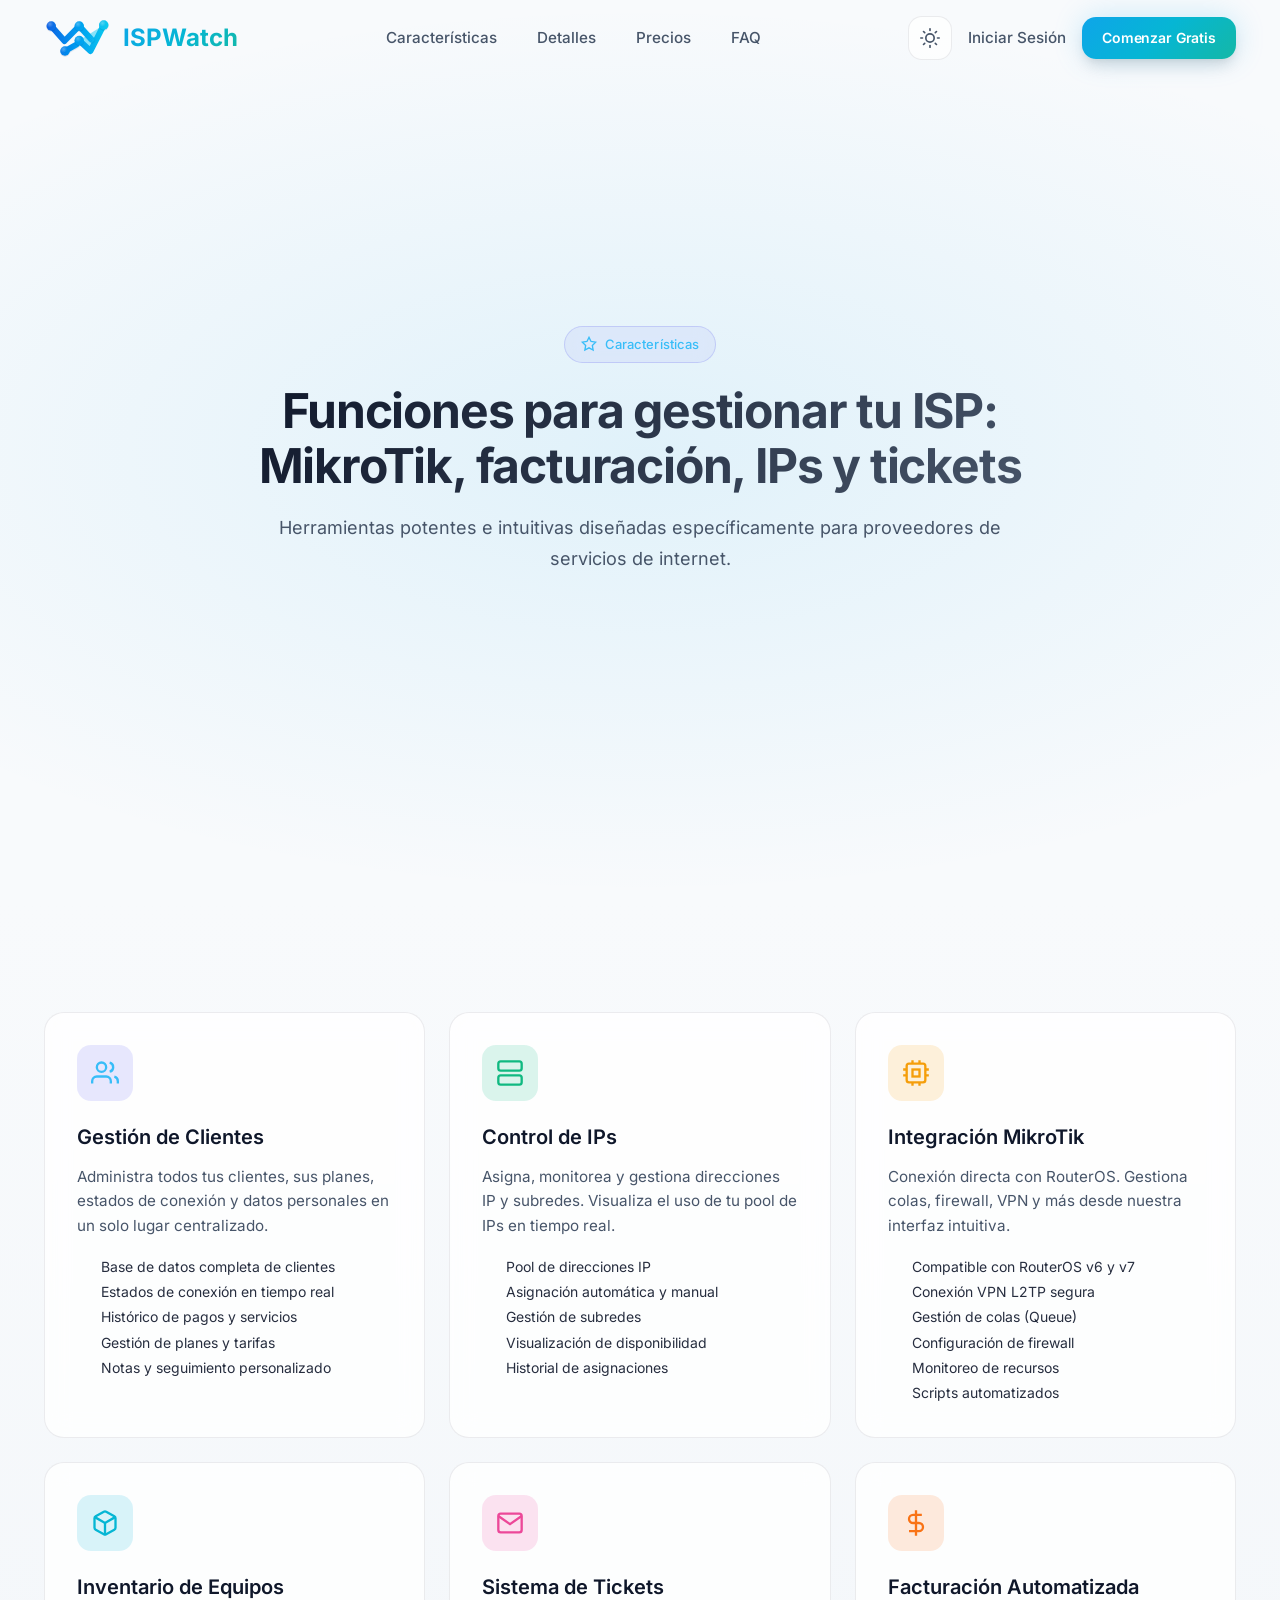
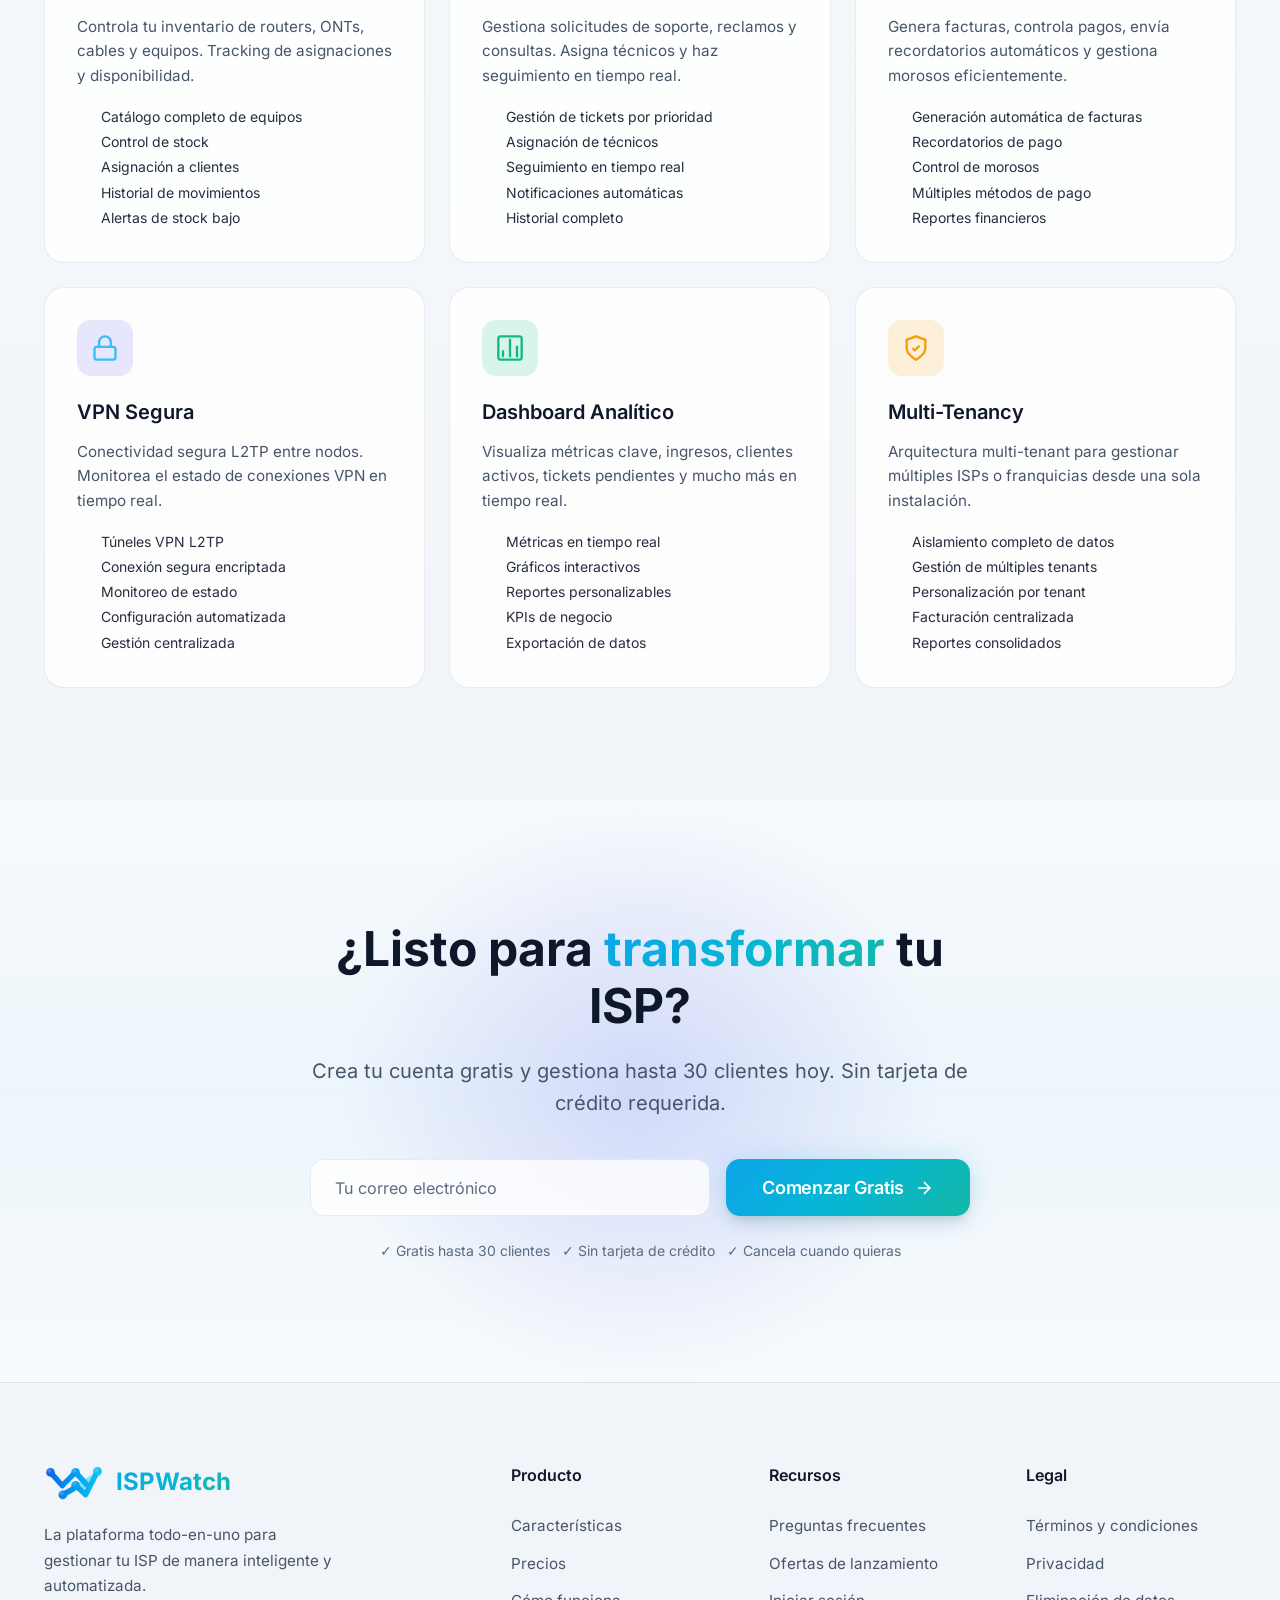
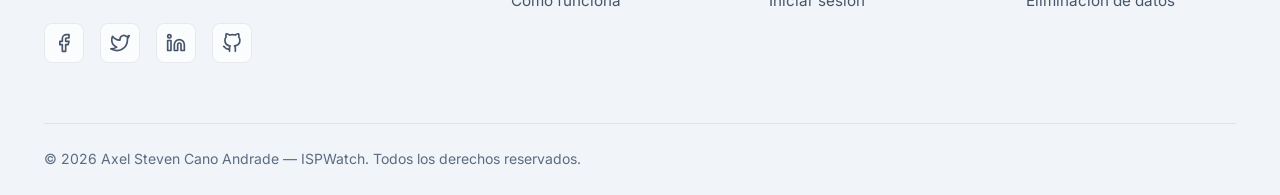
<file: caracteristicas.html>
<!DOCTYPE html>
<html lang="es">

<head>
    <meta charset="UTF-8">
    <meta name="viewport" content="width=device-width, initial-scale=1.0">

    <!-- SEO Meta Tags -->
    <meta name="description"
        content="Funciones de ISPWatch CRM: integración con MikroTik RouterOS, facturación automatizada, control de IPs, tickets, inventario y VPN para tu ISP.">
    <meta name="author" content="ISPWatch">
    <meta name="robots" content="index, follow, max-snippet:-1, max-image-preview:large, max-video-preview:-1">
    <link rel="canonical" href="https://ispwatch-crm.com/caracteristicas">

    <!-- Open Graph / Facebook -->
    <meta property="og:type" content="website">
    <meta property="og:url" content="https://ispwatch-crm.com/caracteristicas">
    <meta property="og:title" content="Características de ISPWatch | MikroTik, Facturación e IPs">
    <meta property="og:description"
        content="Descubre todas las características de ISPWatch CRM: gestión de clientes, integración MikroTik, facturación automatizada, sistema de tickets y más.">
    <meta property="og:image" content="https://ispwatch-crm.com/images/og-image.png">
    <meta property="og:image:width" content="1200">
    <meta property="og:image:height" content="630">
    <meta property="og:locale" content="es_LA">
    <meta property="og:site_name" content="ISPWatch">

    <!-- Twitter Card -->
    <meta name="twitter:card" content="summary_large_image">
    <meta name="twitter:url" content="https://ispwatch-crm.com/caracteristicas">
    <meta name="twitter:title" content="Características de ISPWatch | MikroTik, Facturación e IPs">
    <meta name="twitter:description" content="Descubre todas las características de ISPWatch CRM para tu ISP.">
    <meta name="twitter:image" content="https://ispwatch-crm.com/images/og-image.png">
    <meta name="twitter:creator" content="@ISPWATCHAPP">

    <title>Características de ISPWatch | MikroTik, Facturación e IPs</title>

    <!-- Favicon & App Icons -->
    <link rel="icon" type="image/svg+xml" href="favicon.svg">
    <link rel="icon" type="image/png" sizes="any" href="images/logo.png">
    <link rel="apple-touch-icon" href="images/apple-touch-icon.png">


    <!-- Styles -->
    <link rel="preload" href="/fonts/inter-latin.woff2" as="font" type="font/woff2" crossorigin>
    <link rel="stylesheet" href="styles/main.css?v=20261008">
    <link rel="stylesheet" href="styles/animations.css?v=20261008">

    <!-- Schema.org Structured Data -->
    <script type="application/ld+json">
  {
    "@context": "https://schema.org",
    "@type": "WebPage",
    "name": "Características ISPWatch",
    "description": "Características completas de la plataforma ISPWatch para gestión integral de ISPs",
    "url": "https://ispwatch-crm.com/caracteristicas"
  }
  </script>

    <script type="application/ld+json">
  {
    "@context": "https://schema.org",
    "@type": "ItemList",
    "name": "Características ISPWatch",
    "itemListElement": [
      {
        "@type": "ListItem",
        "position": 1,
        "name": "Gestión de Clientes",
        "description": "Administra todos tus clientes, sus planes, estados de conexión y datos personales en un solo lugar centralizado"
      },
      {
        "@type": "ListItem",
        "position": 2,
        "name": "Control de IPs",
        "description": "Asigna, monitorea y gestiona direcciones IP y subredes. Visualiza el uso de tu pool de IPs en tiempo real"
      },
      {
        "@type": "ListItem",
        "position": 3,
        "name": "Integración MikroTik RouterOS",
        "description": "Conexión directa con RouterOS v6 y v7. Gestiona colas, firewall, VPN y más desde nuestra interfaz intuitiva"
      },
      {
        "@type": "ListItem",
        "position": 4,
        "name": "Inventario de Equipos",
        "description": "Controla tu inventario de routers, ONTs, cables y equipos con tracking de asignaciones y disponibilidad"
      },
      {
        "@type": "ListItem",
        "position": 5,
        "name": "Sistema de Tickets",
        "description": "Gestiona solicitudes de soporte, reclamos y consultas. Asigna técnicos y haz seguimiento en tiempo real"
      },
      {
        "@type": "ListItem",
        "position": 6,
        "name": "Facturación Automatizada",
        "description": "Genera facturas, controla pagos, envía recordatorios automáticos y gestiona morosos eficientemente"
      },
      {
        "@type": "ListItem",
        "position": 7,
        "name": "VPN Segura L2TP",
        "description": "Conectividad segura L2TP entre nodos. Monitorea el estado de conexiones VPN en tiempo real"
      },
      {
        "@type": "ListItem",
        "position": 8,
        "name": "Dashboard Analítico",
        "description": "Visualiza métricas clave, ingresos, clientes activos, tickets pendientes en tiempo real"
      },
      {
        "@type": "ListItem",
        "position": 9,
        "name": "Multi-Tenancy",
        "description": "Arquitectura multi-tenant para gestionar múltiples ISPs desde una sola instalación"
      }
    ]
  }
  </script>

    <script type="application/ld+json">
  {
    "@context": "https://schema.org",
    "@type": "BreadcrumbList",
    "itemListElement": [
      { "@type": "ListItem", "position": 1, "name": "Inicio", "item": "https://ispwatch-crm.com/" },
      { "@type": "ListItem", "position": 2, "name": "Características", "item": "https://ispwatch-crm.com/caracteristicas" }
    ]
  }
  </script>
</head>

<body>
    <!-- Navigation -->
    <nav class="navbar" id="navbar">
        <div class="container">
            <a href="/" class="nav-logo">
                <img src="images/logo-icon.svg" width="67" height="40" alt="ISPWatch CRM" loading="eager">
                <span>ISPWatch</span>
            </a>

            <ul class="nav-menu">
                <li><a href="/#features" class="nav-link">Características</a></li>
                <li><a href="/caracteristicas" class="nav-link active">Detalles</a></li>
                <li><a href="/precios" class="nav-link">Precios</a></li>
                <li><a href="/faq" class="nav-link">FAQ</a></li>
            </ul>

            <div class="nav-actions">
                <button class="theme-toggle" id="theme-toggle" aria-label="Toggle theme">
                    <svg class="sun-icon" width="20" height="20" viewBox="0 0 24 24" fill="none" stroke="currentColor"
                        stroke-width="2" stroke-linecap="round" stroke-linejoin="round">
                        <circle cx="12" cy="12" r="5" />
                        <line x1="12" y1="1" x2="12" y2="3" />
                        <line x1="12" y1="21" x2="12" y2="23" />
                        <line x1="4.22" y1="4.22" x2="5.64" y2="5.64" />
                        <line x1="18.36" y1="18.36" x2="19.78" y2="19.78" />
                        <line x1="1" y1="12" x2="3" y2="12" />
                        <line x1="21" y1="12" x2="23" y2="12" />
                        <line x1="4.22" y1="19.78" x2="5.64" y2="18.36" />
                        <line x1="18.36" y1="5.64" x2="19.78" y2="4.22" />
                    </svg>
                    <svg class="moon-icon" width="20" height="20" viewBox="0 0 24 24" fill="none" stroke="currentColor"
                        stroke-width="2" stroke-linecap="round" stroke-linejoin="round">
                        <path d="M21 12.79A9 9 0 1 1 11.21 3 7 7 0 0 0 21 12.79z" />
                    </svg>
                </button>
                <a href="https://ispwatch-crm.app" target="_blank" rel="noopener noreferrer" class="nav-link">Iniciar Sesión</a>
                <a href="#cta" class="btn btn-primary btn-sm">Comenzar Gratis</a>
            </div>

            <button class="nav-toggle" aria-label="Toggle menu">
                <span></span>
                <span></span>
                <span></span>
            </button>
        </div>
    </nav>

    <!-- Hero Section -->
    <section class="hero" style="padding-top: 120px; padding-bottom: 60px;">
        <div class="container">
            <div class="section-header reveal">
                <span class="section-badge">
                    <svg width="16" height="16" viewBox="0 0 24 24" fill="none" stroke="currentColor" stroke-width="2">
                        <polygon
                            points="12 2 15.09 8.26 22 9.27 17 14.14 18.18 21.02 12 17.77 5.82 21.02 7 14.14 2 9.27 8.91 8.26 12 2" />
                    </svg>
                    Características
                </span>
                <h1 class="section-title">Funciones para gestionar tu ISP: MikroTik, facturación, IPs y tickets</h1>
                <p class="section-subtitle">
                    Herramientas potentes e intuitivas diseñadas específicamente para proveedores de servicios de
                    internet.
                </p>
            </div>
        </div>
    </section>

    <!-- Features Section -->
    <section class="features section" id="features">
        <div class="container">
            <div class="features-grid">
                <!-- Feature 1 -->
                <div class="feature-card reveal reveal-delay-1">
                    <div class="feature-icon blue">
                        <svg width="28" height="28" viewBox="0 0 24 24" fill="none" stroke="currentColor"
                            stroke-width="2">
                            <path d="M17 21v-2a4 4 0 0 0-4-4H5a4 4 0 0 0-4 4v2" />
                            <circle cx="9" cy="7" r="4" />
                            <path d="M23 21v-2a4 4 0 0 0-3-3.87" />
                            <path d="M16 3.13a4 4 0 0 1 0 7.75" />
                        </svg>
                    </div>
                    <h2>Gestión de Clientes</h2>
                    <p>Administra todos tus clientes, sus planes, estados de conexión y datos personales en un solo
                        lugar
                        centralizado.</p>
                    <ul style="margin-top: 16px; padding-left: 24px; font-size: 14px; line-height: 1.8; opacity: 0.9;">
                        <li>Base de datos completa de clientes</li>
                        <li>Estados de conexión en tiempo real</li>
                        <li>Histórico de pagos y servicios</li>
                        <li>Gestión de planes y tarifas</li>
                        <li>Notas y seguimiento personalizado</li>
                    </ul>
                </div>

                <!-- Feature 2 -->
                <div class="feature-card reveal reveal-delay-2">
                    <div class="feature-icon green">
                        <svg width="28" height="28" viewBox="0 0 24 24" fill="none" stroke="currentColor"
                            stroke-width="2">
                            <rect x="2" y="2" width="20" height="8" rx="2" ry="2" />
                            <rect x="2" y="14" width="20" height="8" rx="2" ry="2" />
                            <line x1="6" y1="6" x2="6.01" y2="6" />
                            <line x1="6" y1="18" x2="6.01" y2="18" />
                        </svg>
                    </div>
                    <h2>Control de IPs</h2>
                    <p>Asigna, monitorea y gestiona direcciones IP y subredes. Visualiza el uso de tu pool de IPs en
                        tiempo real.
                    </p>
                    <ul style="margin-top: 16px; padding-left: 24px; font-size: 14px; line-height: 1.8; opacity: 0.9;">
                        <li>Pool de direcciones IP</li>
                        <li>Asignación automática y manual</li>
                        <li>Gestión de subredes</li>
                        <li>Visualización de disponibilidad</li>
                        <li>Historial de asignaciones</li>
                    </ul>
                </div>

                <!-- Feature 3 -->
                <div class="feature-card reveal reveal-delay-3">
                    <div class="feature-icon amber">
                        <svg width="28" height="28" viewBox="0 0 24 24" fill="none" stroke="currentColor"
                            stroke-width="2">
                            <rect x="4" y="4" width="16" height="16" rx="2" ry="2" />
                            <rect x="9" y="9" width="6" height="6" />
                            <line x1="9" y1="1" x2="9" y2="4" />
                            <line x1="15" y1="1" x2="15" y2="4" />
                            <line x1="9" y1="20" x2="9" y2="23" />
                            <line x1="15" y1="20" x2="15" y2="23" />
                            <line x1="20" y1="9" x2="23" y2="9" />
                            <line x1="20" y1="14" x2="23" y2="14" />
                            <line x1="1" y1="9" x2="4" y2="9" />
                            <line x1="1" y1="14" x2="4" y2="14" />
                        </svg>
                    </div>
                    <h2>Integración MikroTik</h2>
                    <p>Conexión directa con RouterOS. Gestiona colas, firewall, VPN y más desde nuestra interfaz
                        intuitiva.</p>
                    <ul style="margin-top: 16px; padding-left: 24px; font-size: 14px; line-height: 1.8; opacity: 0.9;">
                        <li>Compatible con RouterOS v6 y v7</li>
                        <li>Conexión VPN L2TP segura</li>
                        <li>Gestión de colas (Queue)</li>
                        <li>Configuración de firewall</li>
                        <li>Monitoreo de recursos</li>
                        <li>Scripts automatizados</li>
                    </ul>
                </div>

                <!-- Feature 4 -->
                <div class="feature-card reveal reveal-delay-4">
                    <div class="feature-icon cyan">
                        <svg width="28" height="28" viewBox="0 0 24 24" fill="none" stroke="currentColor"
                            stroke-width="2">
                            <path
                                d="M21 16V8a2 2 0 0 0-1-1.73l-7-4a2 2 0 0 0-2 0l-7 4A2 2 0 0 0 3 8v8a2 2 0 0 0 1 1.73l7 4a2 2 0 0 0 2 0l7-4A2 2 0 0 0 21 16z" />
                            <polyline points="3.27 6.96 12 12.01 20.73 6.96" />
                            <line x1="12" y1="22.08" x2="12" y2="12" />
                        </svg>
                    </div>
                    <h2>Inventario de Equipos</h2>
                    <p>Controla tu inventario de routers, ONTs, cables y equipos. Tracking de asignaciones y
                        disponibilidad.</p>
                    <ul style="margin-top: 16px; padding-left: 24px; font-size: 14px; line-height: 1.8; opacity: 0.9;">
                        <li>Catálogo completo de equipos</li>
                        <li>Control de stock</li>
                        <li>Asignación a clientes</li>
                        <li>Historial de movimientos</li>
                        <li>Alertas de stock bajo</li>
                    </ul>
                </div>

                <!-- Feature 5 -->
                <div class="feature-card reveal reveal-delay-5">
                    <div class="feature-icon pink">
                        <svg width="28" height="28" viewBox="0 0 24 24" fill="none" stroke="currentColor"
                            stroke-width="2">
                            <path d="M4 4h16c1.1 0 2 .9 2 2v12c0 1.1-.9 2-2 2H4c-1.1 0-2-.9-2-2V6c0-1.1.9-2 2-2z" />
                            <polyline points="22,6 12,13 2,6" />
                        </svg>
                    </div>
                    <h2>Sistema de Tickets</h2>
                    <p>Gestiona solicitudes de soporte, reclamos y consultas. Asigna técnicos y haz seguimiento en
                        tiempo real.
                    </p>
                    <ul style="margin-top: 16px; padding-left: 24px; font-size: 14px; line-height: 1.8; opacity: 0.9;">
                        <li>Gestión de tickets por prioridad</li>
                        <li>Asignación de técnicos</li>
                        <li>Seguimiento en tiempo real</li>
                        <li>Notificaciones automáticas</li>
                        <li>Historial completo</li>
                    </ul>
                </div>

                <!-- Feature 6 -->
                <div class="feature-card reveal reveal-delay-6">
                    <div class="feature-icon orange">
                        <svg width="28" height="28" viewBox="0 0 24 24" fill="none" stroke="currentColor"
                            stroke-width="2">
                            <line x1="12" y1="1" x2="12" y2="23" />
                            <path d="M17 5H9.5a3.5 3.5 0 0 0 0 7h5a3.5 3.5 0 0 1 0 7H6" />
                        </svg>
                    </div>
                    <h2>Facturación Automatizada</h2>
                    <p>Genera facturas, controla pagos, envía recordatorios automáticos y gestiona morosos
                        eficientemente.</p>
                    <ul style="margin-top: 16px; padding-left: 24px; font-size: 14px; line-height: 1.8; opacity: 0.9;">
                        <li>Generación automática de facturas</li>
                        <li>Recordatorios de pago</li>
                        <li>Control de morosos</li>
                        <li>Múltiples métodos de pago</li>
                        <li>Reportes financieros</li>
                    </ul>
                </div>

                <!-- Feature 7 -->
                <div class="feature-card reveal reveal-delay-1">
                    <div class="feature-icon blue">
                        <svg width="28" height="28" viewBox="0 0 24 24" fill="none" stroke="currentColor"
                            stroke-width="2">
                            <rect x="3" y="11" width="18" height="11" rx="2" ry="2" />
                            <path d="M7 11V7a5 5 0 0 1 10 0v4" />
                        </svg>
                    </div>
                    <h2>VPN Segura</h2>
                    <p>Conectividad segura L2TP entre nodos. Monitorea el estado de conexiones VPN en tiempo real.</p>
                    <ul style="margin-top: 16px; padding-left: 24px; font-size: 14px; line-height: 1.8; opacity: 0.9;">
                        <li>Túneles VPN L2TP</li>
                        <li>Conexión segura encriptada</li>
                        <li>Monitoreo de estado</li>
                        <li>Configuración automatizada</li>
                        <li>Gestión centralizada</li>
                    </ul>
                </div>

                <!-- Feature 8 -->
                <div class="feature-card reveal reveal-delay-2">
                    <div class="feature-icon green">
                        <svg width="28" height="28" viewBox="0 0 24 24" fill="none" stroke="currentColor"
                            stroke-width="2">
                            <line x1="18" y1="20" x2="18" y2="10" />
                            <line x1="12" y1="20" x2="12" y2="4" />
                            <line x1="6" y1="20" x2="6" y2="14" />
                            <rect x="2" y="2" width="20" height="20" rx="2" />
                        </svg>
                    </div>
                    <h2>Dashboard Analítico</h2>
                    <p>Visualiza métricas clave, ingresos, clientes activos, tickets pendientes y mucho más en tiempo
                        real.</p>
                    <ul style="margin-top: 16px; padding-left: 24px; font-size: 14px; line-height: 1.8; opacity: 0.9;">
                        <li>Métricas en tiempo real</li>
                        <li>Gráficos interactivos</li>
                        <li>Reportes personalizables</li>
                        <li>KPIs de negocio</li>
                        <li>Exportación de datos</li>
                    </ul>
                </div>

                <!-- Feature 9 -->
                <div class="feature-card reveal reveal-delay-3">
                    <div class="feature-icon amber">
                        <svg width="28" height="28" viewBox="0 0 24 24" fill="none" stroke="currentColor"
                            stroke-width="2">
                            <path d="M12 22s8-4 8-10V5l-8-3-8 3v7c0 6 8 10 8 10z" />
                            <path d="M9 12l2 2 4-4" />
                        </svg>
                    </div>
                    <h2>Multi-Tenancy</h2>
                    <p>Arquitectura multi-tenant para gestionar múltiples ISPs o franquicias desde una sola instalación.
                    </p>
                    <ul style="margin-top: 16px; padding-left: 24px; font-size: 14px; line-height: 1.8; opacity: 0.9;">
                        <li>Aislamiento completo de datos</li>
                        <li>Gestión de múltiples tenants</li>
                        <li>Personalización por tenant</li>
                        <li>Facturación centralizada</li>
                        <li>Reportes consolidados</li>
                    </ul>
                </div>
            </div>
        </div>
    </section>

    <!-- CTA Section -->
    <section class="cta section" id="cta">
        <div class="container">
            <div class="cta-content reveal">
                <h2 class="cta-title">
                    ¿Listo para <span class="gradient-text">transformar</span> tu ISP?
                </h2>
                <p class="cta-description">
                    Crea tu cuenta gratis y gestiona hasta 30 clientes hoy. Sin tarjeta de crédito requerida.
                </p>
                <form class="cta-form">
                    <input type="email" name="email" class="cta-input" placeholder="Tu correo electrónico" required
                        autocomplete="email">
                    <button type="submit" class="btn btn-primary btn-lg btn-animated">
                        Comenzar Gratis
                        <svg width="20" height="20" viewBox="0 0 24 24" fill="none" stroke="currentColor"
                            stroke-width="2">
                            <path d="M5 12h14M12 5l7 7-7 7" />
                        </svg>
                    </button>
                </form>
                <p class="cta-note">✓ Gratis hasta 30 clientes &nbsp; ✓ Sin tarjeta de crédito &nbsp; ✓ Cancela cuando quieras</p>
            </div>
        </div>
    </section>

    <!-- Footer -->
    <footer class="footer">
        <div class="container">
            <div class="footer-grid">
                <div class="footer-brand">
                    <a href="/" class="footer-logo">
                        <img src="images/logo-icon.svg" width="60" height="36" alt="ISPWatch CRM" loading="lazy">
                        <span>ISPWatch</span>
                    </a>
                    <p class="footer-description">
                        La plataforma todo-en-uno para gestionar tu ISP de manera inteligente y automatizada.
                    </p>
                    <div class="footer-social">
                        <a href="https://www.facebook.com/people/ISPWatch-App" target="_blank" rel="noopener noreferrer" class="social-link" aria-label="Facebook">
                            <svg viewBox="0 0 24 24" fill="none" stroke="currentColor" stroke-width="2" stroke-linecap="round" stroke-linejoin="round">
                                <path d="M18 2h-3a5 5 0 0 0-5 5v3H7v4h3v8h4v-8h3l1-4h-4V7a1 1 0 0 1 1-1h3z" />
                            </svg>
                        </a>
                        <a href="https://x.com/ISPWATCHAPP" target="_blank" rel="noopener noreferrer" class="social-link" aria-label="X / Twitter">
                            <svg viewBox="0 0 24 24" fill="none" stroke="currentColor" stroke-width="2" stroke-linecap="round" stroke-linejoin="round">
                                <path d="M23 3a10.9 10.9 0 0 1-3.14 1.53 4.48 4.48 0 0 0-7.86 3v1A10.66 10.66 0 0 1 3 4s-4 9 5 13a11.64 11.64 0 0 1-7 2c9 5 20 0 20-11.5a4.5 4.5 0 0 0-.08-.83A7.72 7.72 0 0 0 23 3z" />
                            </svg>
                        </a>
                        <a href="https://www.linkedin.com/in/isp-watch-b9a697414/" target="_blank" rel="noopener noreferrer" class="social-link" aria-label="LinkedIn">
                            <svg viewBox="0 0 24 24" fill="none" stroke="currentColor" stroke-width="2" stroke-linecap="round" stroke-linejoin="round">
                                <path d="M16 8a6 6 0 0 1 6 6v7h-4v-7a2 2 0 0 0-2-2 2 2 0 0 0-2 2v7h-4v-7a6 6 0 0 1 6-6z" />
                                <rect x="2" y="9" width="4" height="12" />
                                <circle cx="4" cy="4" r="2" />
                            </svg>
                        </a>
                        <a href="https://github.com/ispwatchcol" target="_blank" rel="noopener noreferrer" class="social-link" aria-label="GitHub">
                            <svg viewBox="0 0 24 24" fill="none" stroke="currentColor" stroke-width="2" stroke-linecap="round" stroke-linejoin="round">
                                <path d="M9 19c-5 1.5-5-2.5-7-3m14 6v-3.87a3.37 3.37 0 0 0-.94-2.61c3.14-.35 6.44-1.54 6.44-7A5.44 5.44 0 0 0 20 4.77 5.07 5.07 0 0 0 19.91 1S18.73.65 16 2.48a13.38 13.38 0 0 0-7 0C6.27.65 5.09 1 5.09 1A5.07 5.07 0 0 0 5 4.77a5.44 5.44 0 0 0-1.5 3.78c0 5.42 3.3 6.61 6.44 7A3.37 3.37 0 0 0 9 18.13V22" />
                            </svg>
                        </a>
                    </div>
                </div>

                <div class="footer-column">
                    <h3>Producto</h3>
                    <ul class="footer-links">
                        <li><a href="/caracteristicas">Características</a></li>
                        <li><a href="/precios">Precios</a></li>
                        <li><a href="/#how-it-works">Cómo funciona</a></li>
                    </ul>
                </div>

                <div class="footer-column">
                    <h3>Recursos</h3>
                    <ul class="footer-links">
                        <li><a href="/faq">Preguntas frecuentes</a></li>
                        <li><a href="/precios#ofertas">Ofertas de lanzamiento</a></li>
                        <li><a href="https://ispwatch-crm.app" target="_blank" rel="noopener noreferrer">Iniciar sesión</a></li>
                    </ul>
                </div>

                <div class="footer-column">
                    <h3>Legal</h3>
                    <ul class="footer-links">
                        <li><a href="/legal#terminos">Términos y condiciones</a></li>
                        <li><a href="/legal#privacidad">Privacidad</a></li>
                        <li><a href="/legal#eliminacion">Eliminación de datos</a></li>
                    </ul>
                </div>
            </div>

            <div class="footer-bottom">
                <p class="footer-copyright">© 2026 Axel Steven Cano Andrade — ISPWatch. Todos los derechos reservados.</p>
            </div>
        </div>
    </footer>

    <script src="js/main.js?v=20261008"></script>
</body>

</html>
</file>
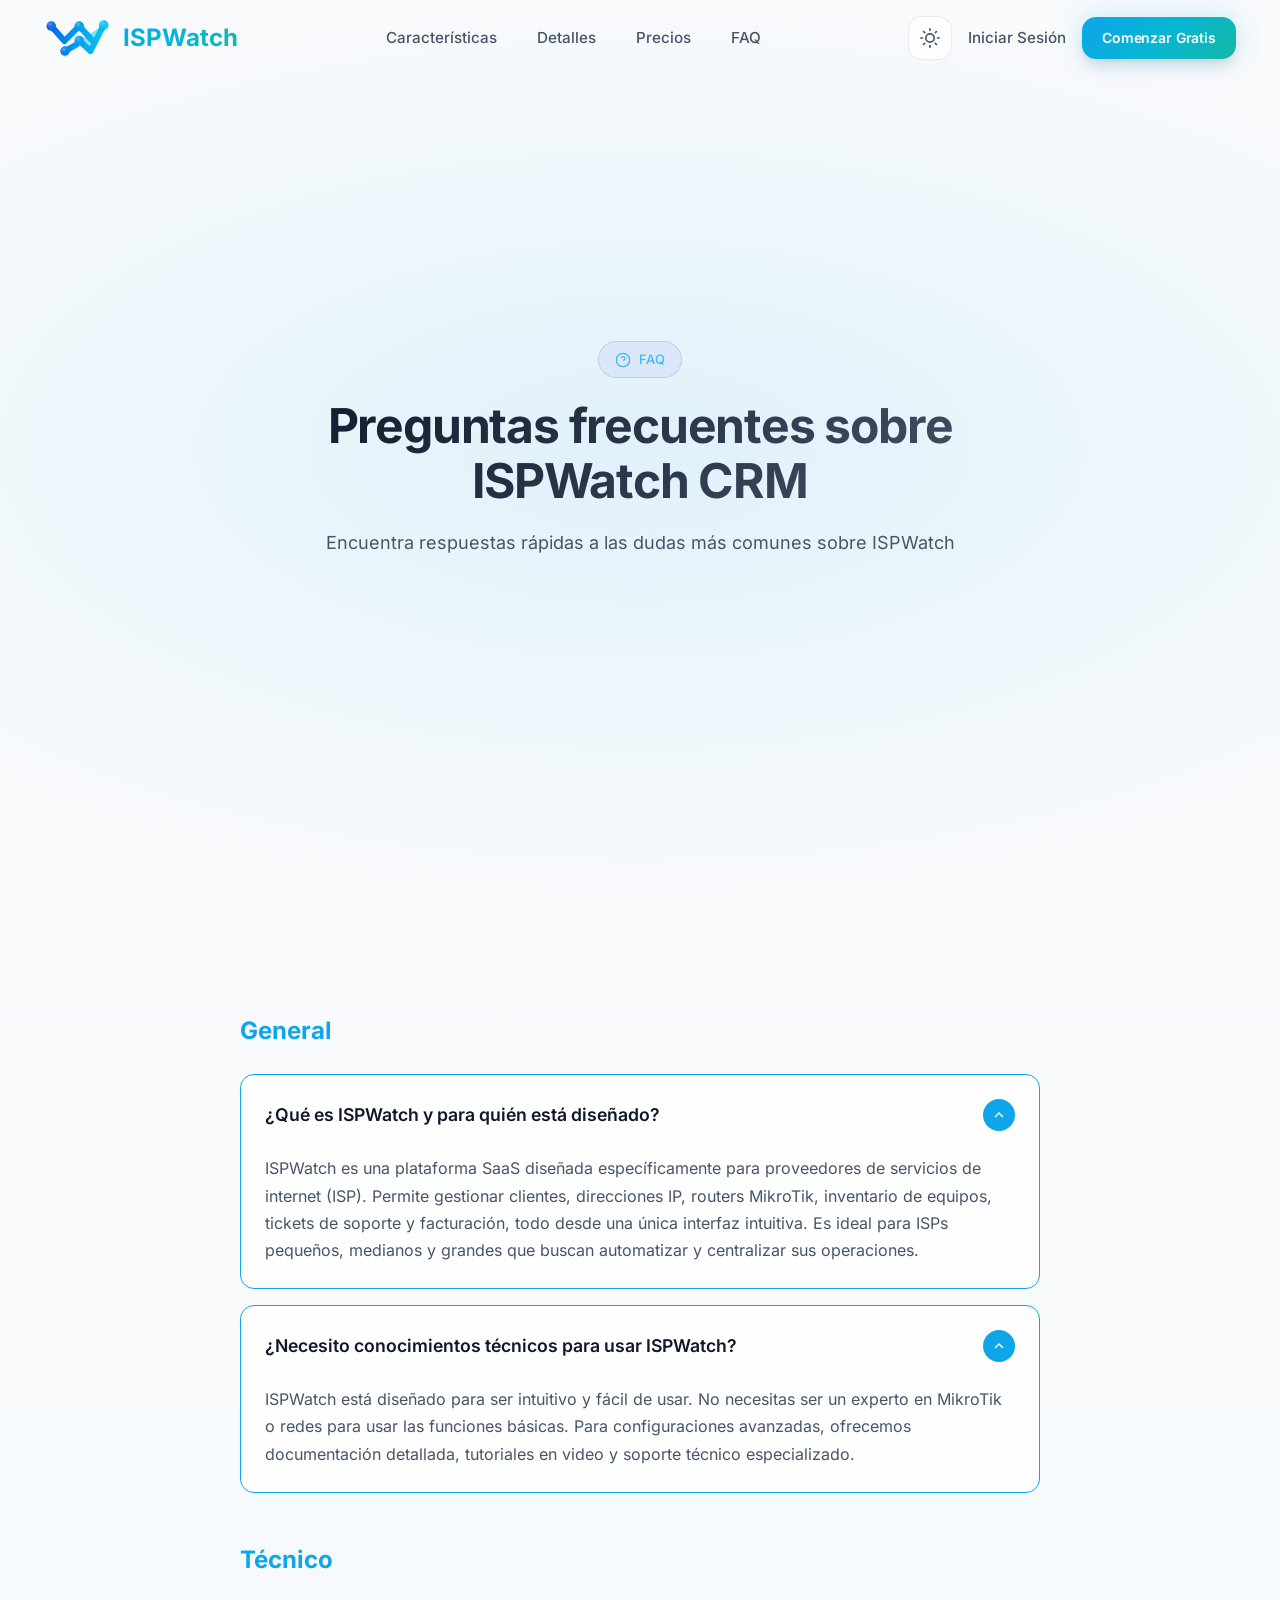
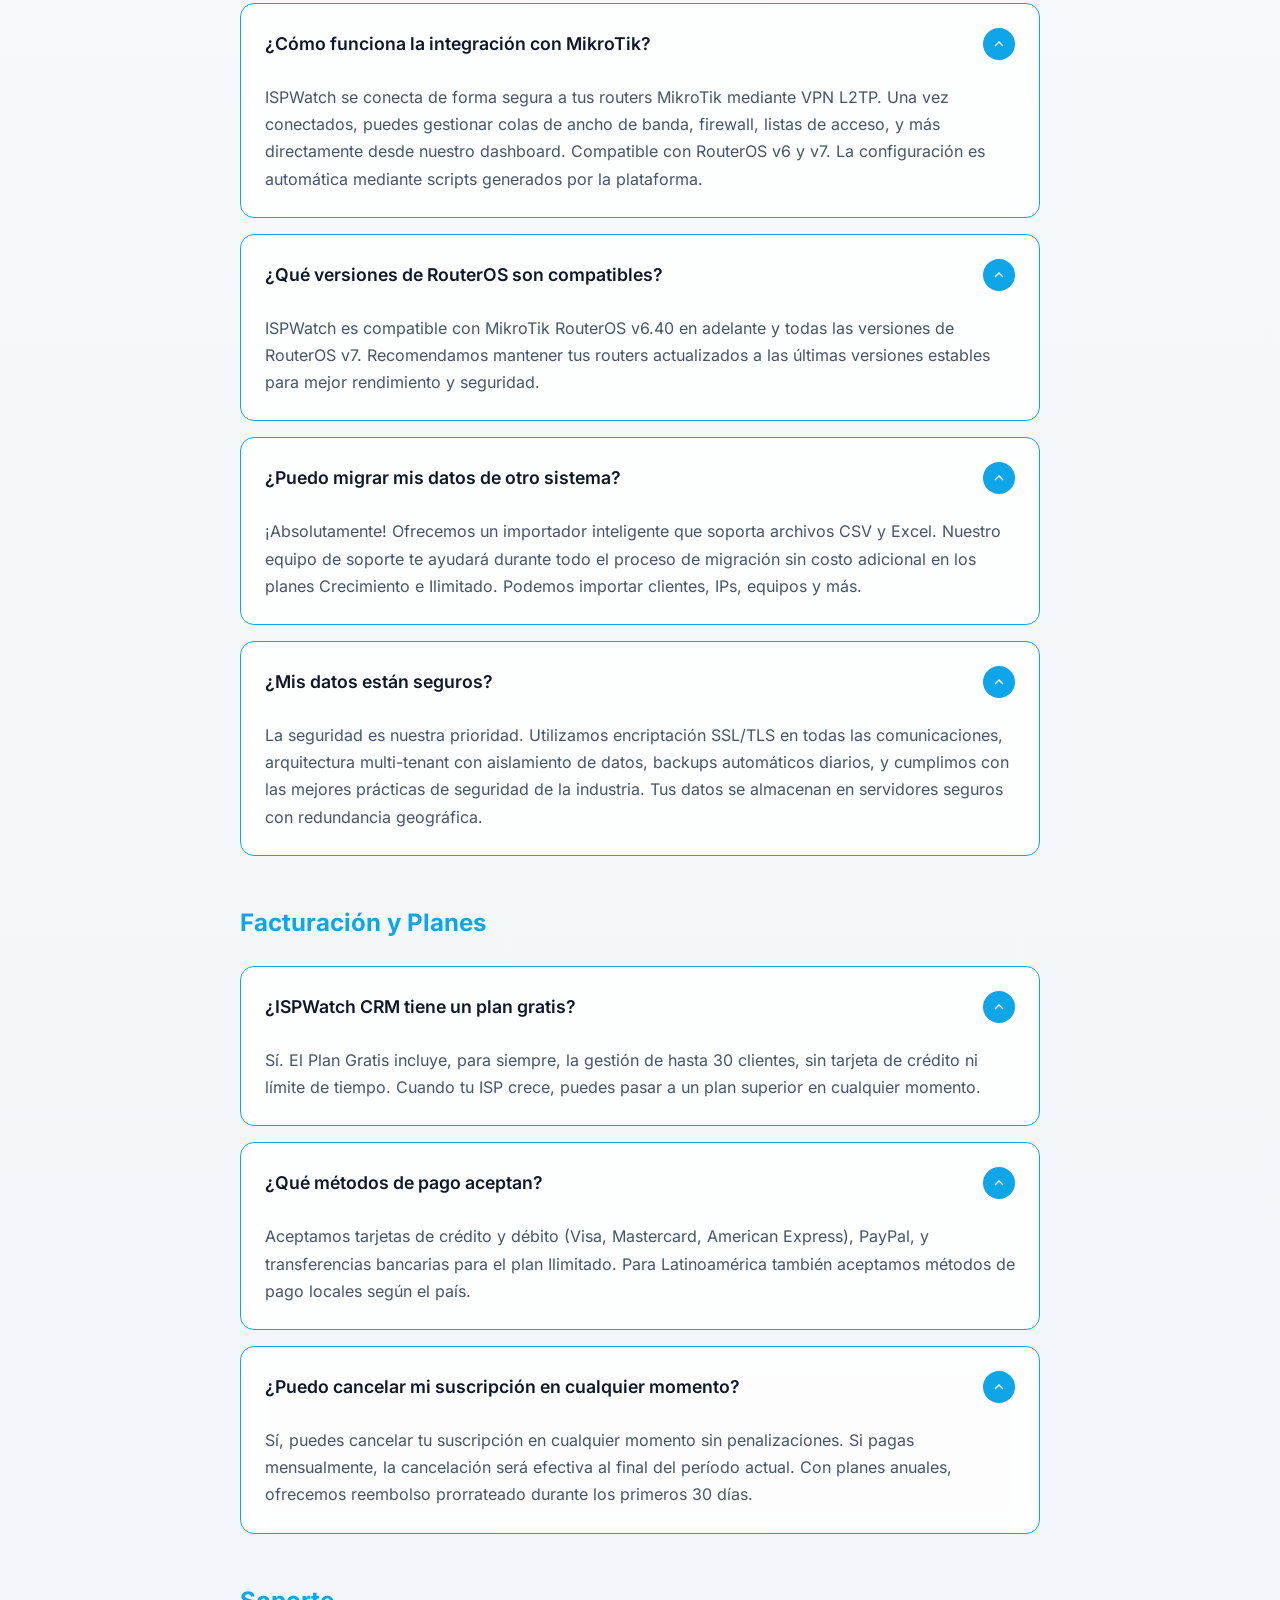
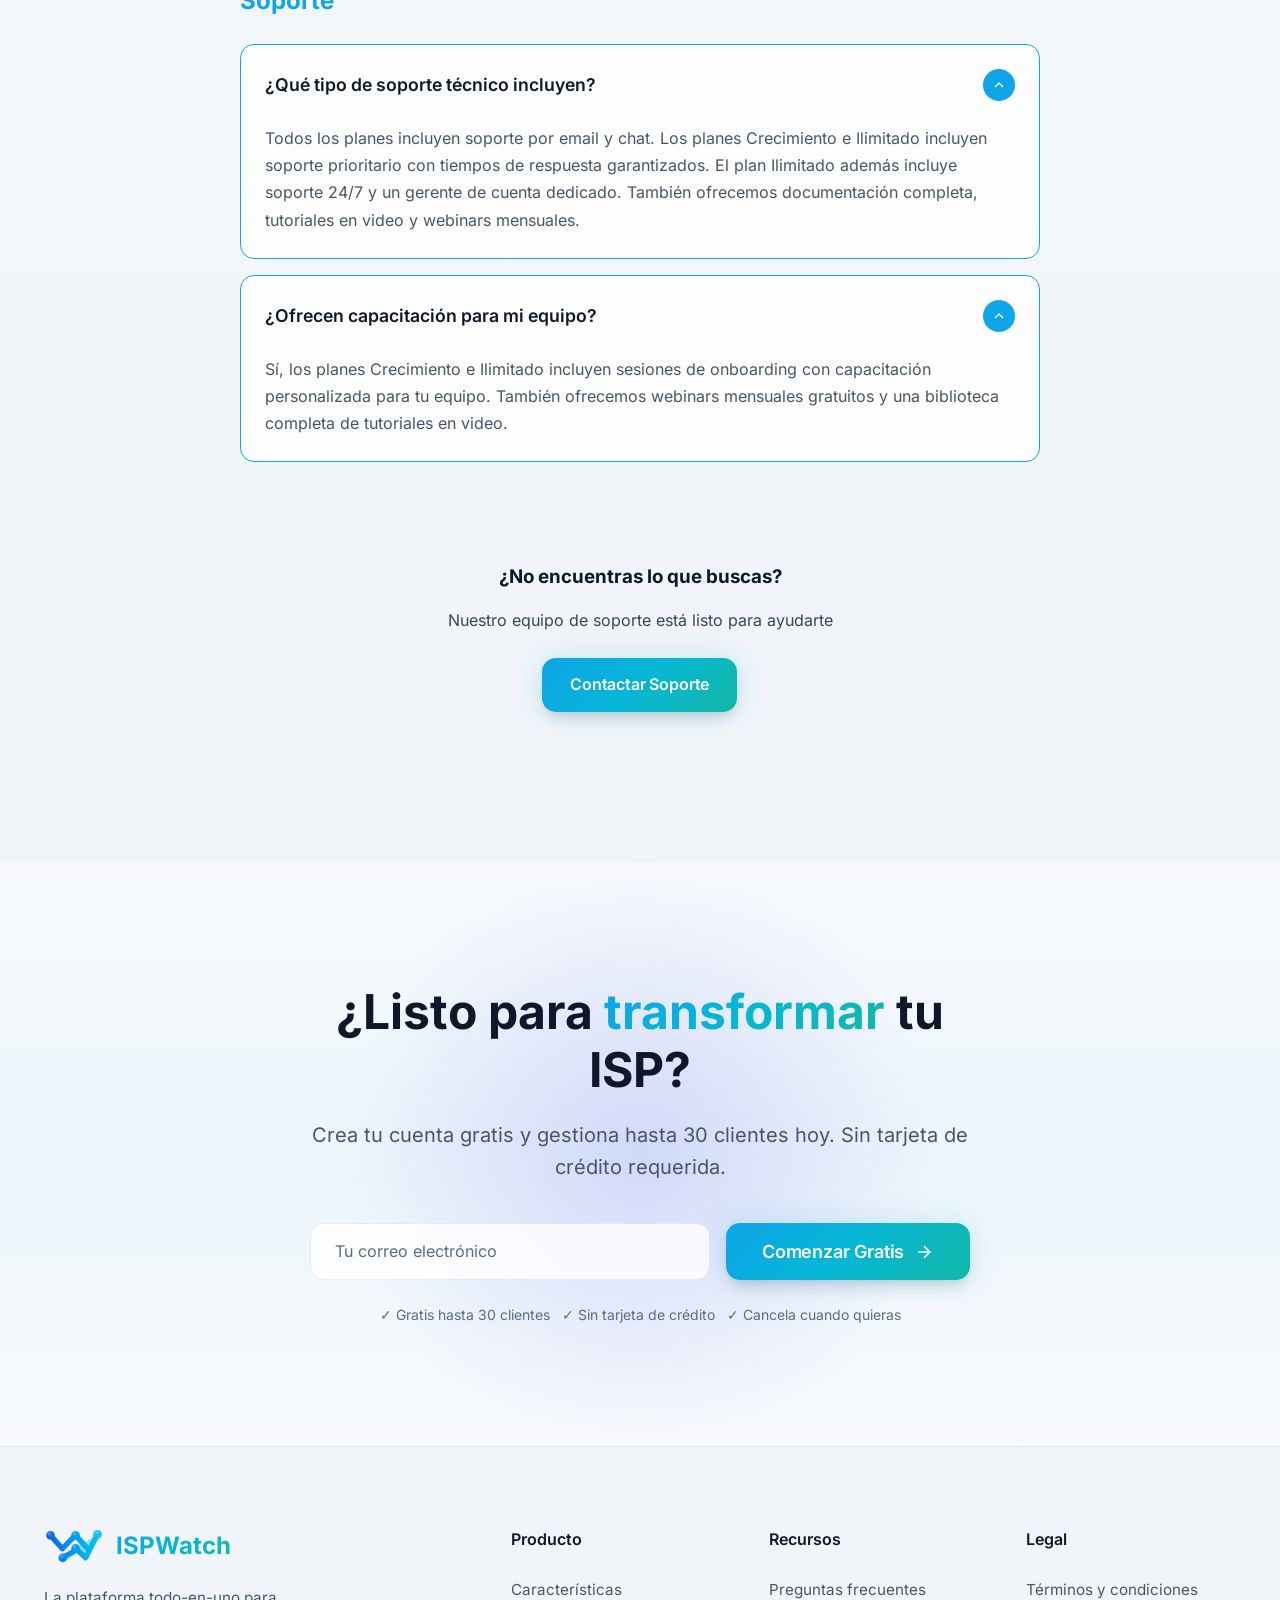
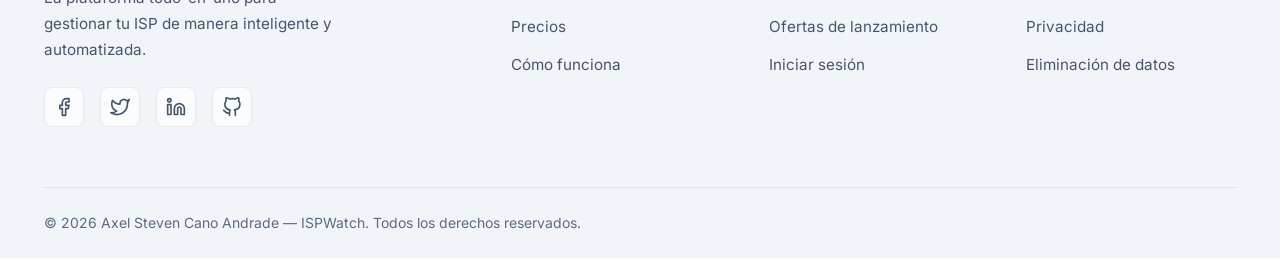
<file: faq.html>
<!DOCTYPE html>
<html lang="es">

<head>
    <meta charset="UTF-8">
    <meta name="viewport" content="width=device-width, initial-scale=1.0">

    <!-- SEO Meta Tags -->
    <meta name="description"
        content="Respuestas sobre ISPWatch CRM: plan gratis hasta 30 clientes, integración con MikroTik, migración de datos, soporte, seguridad y formas de pago.">
    <meta name="author" content="ISPWatch">
    <meta name="robots" content="index, follow, max-snippet:-1, max-image-preview:large, max-video-preview:-1">
    <link rel="canonical" href="https://ispwatch-crm.com/faq">

    <!-- Open Graph / Facebook -->
    <meta property="og:type" content="website">
    <meta property="og:url" content="https://ispwatch-crm.com/faq">
    <meta property="og:title" content="Preguntas Frecuentes ISPWatch CRM - Soporte y Documentación">
    <meta property="og:description"
        content="Encuentra respuestas sobre ISPWatch CRM: plan gratis, integración MikroTik, migración de datos, soporte técnico, seguridad y más.">
    <meta property="og:image" content="https://ispwatch-crm.com/images/og-image.png">
    <meta property="og:image:width" content="1200">
    <meta property="og:image:height" content="630">
    <meta property="og:locale" content="es_LA">
    <meta property="og:site_name" content="ISPWatch">

    <!-- Twitter Card -->
    <meta name="twitter:card" content="summary_large_image">
    <meta name="twitter:url" content="https://ispwatch-crm.com/faq">
    <meta name="twitter:title" content="Preguntas Frecuentes ISPWatch CRM - Soporte y Documentación">
    <meta name="twitter:description" content="Encuentra respuestas sobre ISPWatch CRM y su plan gratis.">
    <meta name="twitter:image" content="https://ispwatch-crm.com/images/og-image.png">
    <meta name="twitter:creator" content="@ISPWATCHAPP">

    <title>Preguntas Frecuentes ISPWatch CRM | FAQ y Ayuda para ISPs</title>

    <!-- Favicon & App Icons -->
    <link rel="icon" type="image/svg+xml" href="favicon.svg">
    <link rel="icon" type="image/png" sizes="any" href="images/logo.png">
    <link rel="apple-touch-icon" href="images/apple-touch-icon.png">


    <!-- Styles -->
    <link rel="preload" href="/fonts/inter-latin.woff2" as="font" type="font/woff2" crossorigin>
    <link rel="stylesheet" href="styles/main.css?v=20261008">
    <link rel="stylesheet" href="styles/animations.css?v=20261008">

    <!-- Schema.org Structured Data -->
    <script type="application/ld+json">
  {
    "@context": "https://schema.org",
    "@type": "FAQPage",
    "mainEntity": [
      {
        "@type": "Question",
        "name": "¿Qué es ISPWatch y para quién está diseñado?",
        "acceptedAnswer": {
          "@type": "Answer",
          "text": "ISPWatch es una plataforma SaaS diseñada específicamente para proveedores de servicios de internet (ISP). Permite gestionar clientes, direcciones IP, routers MikroTik, inventario de equipos, tickets de soporte y facturación, todo desde una única interfaz intuitiva. Es ideal para ISPs pequeños, medianos y grandes que buscan automatizar y centralizar sus operaciones."
        }
      },
      {
        "@type": "Question",
        "name": "¿Cómo funciona la integración con MikroTik?",
        "acceptedAnswer": {
          "@type": "Answer",
          "text": "ISPWatch se conecta de forma segura a tus routers MikroTik mediante VPN L2TP. Una vez conectados, puedes gestionar colas de ancho de banda, firewall, listas de acceso, y más directamente desde nuestro dashboard. Compatible con RouterOS v6 y v7. La configuración es automática mediante scripts generados por la plataforma."
        }
      },
      {
        "@type": "Question",
        "name": "¿Puedo migrar mis datos de otro sistema?",
        "acceptedAnswer": {
          "@type": "Answer",
          "text": "¡Absolutamente! Ofrecemos un importador inteligente que soporta archivos CSV y Excel. Nuestro equipo de soporte te ayudará durante todo el proceso de migración sin costo adicional en los planes Crecimiento e Ilimitado. Podemos importar clientes, IPs, equipos y más."
        }
      },
      {
        "@type": "Question",
        "name": "¿ISPWatch CRM tiene un plan gratis?",
        "acceptedAnswer": {
          "@type": "Answer",
          "text": "Sí. El Plan Gratis incluye, para siempre, la gestión de hasta 30 clientes, sin tarjeta de crédito ni límite de tiempo. Cuando tu ISP crece, puedes pasar a un plan superior en cualquier momento."
        }
      },
      {
        "@type": "Question",
        "name": "¿Qué tipo de soporte técnico incluyen?",
        "acceptedAnswer": {
          "@type": "Answer",
          "text": "Todos los planes incluyen soporte por email y chat. Los planes Crecimiento e Ilimitado incluyen soporte prioritario con tiempos de respuesta garantizados. El plan Ilimitado además incluye soporte 24/7 y un gerente de cuenta dedicado. También ofrecemos documentación completa, tutoriales en video y webinars mensuales."
        }
      },
      {
        "@type": "Question",
        "name": "¿Mis datos están seguros?",
        "acceptedAnswer": {
          "@type": "Answer",
          "text": "La seguridad es nuestra prioridad. Utilizamos encriptación SSL/TLS en todas las comunicaciones, arquitectura multi-tenant con aislamiento de datos, backups automáticos diarios, y cumplimos con las mejores prácticas de seguridad de la industria. Tus datos se almacenan en servidores seguros con redundancia geográfica."
        }
      },
      {
        "@type": "Question",
        "name": "¿Qué versiones de RouterOS son compatibles?",
        "acceptedAnswer": {
          "@type": "Answer",
          "text": "ISPWatch es compatible con MikroTik RouterOS v6.40 en adelante y todas las versiones de RouterOS v7. Recomendamos mantener tus routers actualizados a las últimas versiones estables para mejor rendimiento y seguridad."
        }
      },
      {
        "@type": "Question",
        "name": "¿Puedo cancelar mi suscripción en cualquier momento?",
        "acceptedAnswer": {
          "@type": "Answer",
          "text": "Sí, puedes cancelar tu suscripción en cualquier momento sin penalizaciones. Si pagas mensualmente, la cancelación será efectiva al final del período actual. Con planes anuales, ofrecemos reembolso prorrateado durante los primeros 30 días."
        }
      },
      {
        "@type": "Question",
        "name": "¿Necesito conocimientos técnicos para usar ISPWatch?",
        "acceptedAnswer": {
          "@type": "Answer",
          "text": "ISPWatch está diseñado para ser intuitivo y fácil de usar. No necesitas ser un experto en MikroTik o redes para usar las funciones básicas. Para configuraciones avanzadas, ofrecemos documentación detallada, tutoriales en video y soporte técnico especializado."
        }
      },
      {
        "@type": "Question",
        "name": "¿Qué métodos de pago aceptan?",
        "acceptedAnswer": {
          "@type": "Answer",
          "text": "Aceptamos tarjetas de crédito y débito (Visa, Mastercard, American Express), PayPal, y transferencias bancarias para el plan Ilimitado. Para Latinoamérica también aceptamos métodos de pago locales según el país."
        }
      }
    ]
  }
  </script>

    <script type="application/ld+json">
  {
    "@context": "https://schema.org",
    "@type": "BreadcrumbList",
    "itemListElement": [
      { "@type": "ListItem", "position": 1, "name": "Inicio", "item": "https://ispwatch-crm.com/" },
      { "@type": "ListItem", "position": 2, "name": "Preguntas frecuentes", "item": "https://ispwatch-crm.com/faq" }
    ]
  }
  </script>
</head>

<body>
    <!-- Navigation -->
    <nav class="navbar" id="navbar">
        <div class="container">
            <a href="/" class="nav-logo">
                <img src="images/logo-icon.svg" width="67" height="40" alt="ISPWatch CRM" loading="eager">
                <span>ISPWatch</span>
            </a>

            <ul class="nav-menu">
                <li><a href="/#features" class="nav-link">Características</a></li>
                <li><a href="/caracteristicas" class="nav-link">Detalles</a></li>
                <li><a href="/precios" class="nav-link">Precios</a></li>
                <li><a href="/faq" class="nav-link active">FAQ</a></li>
            </ul>

            <div class="nav-actions">
                <button class="theme-toggle" id="theme-toggle" aria-label="Toggle theme">
                    <svg class="sun-icon" width="20" height="20" viewBox="0 0 24 24" fill="none" stroke="currentColor"
                        stroke-width="2" stroke-linecap="round" stroke-linejoin="round">
                        <circle cx="12" cy="12" r="5" />
                        <line x1="12" y1="1" x2="12" y2="3" />
                        <line x1="12" y1="21" x2="12" y2="23" />
                        <line x1="4.22" y1="4.22" x2="5.64" y2="5.64" />
                        <line x1="18.36" y1="18.36" x2="19.78" y2="19.78" />
                        <line x1="1" y1="12" x2="3" y2="12" />
                        <line x1="21" y1="12" x2="23" y2="12" />
                        <line x1="4.22" y1="19.78" x2="5.64" y2="18.36" />
                        <line x1="18.36" y1="5.64" x2="19.78" y2="4.22" />
                    </svg>
                    <svg class="moon-icon" width="20" height="20" viewBox="0 0 24 24" fill="none" stroke="currentColor"
                        stroke-width="2" stroke-linecap="round" stroke-linejoin="round">
                        <path d="M21 12.79A9 9 0 1 1 11.21 3 7 7 0 0 0 21 12.79z" />
                    </svg>
                </button>
                <a href="https://ispwatch-crm.app" target="_blank" rel="noopener noreferrer" class="nav-link">Iniciar Sesión</a>
                <a href="#cta" class="btn btn-primary btn-sm">Comenzar Gratis</a>
            </div>

            <button class="nav-toggle" aria-label="Toggle menu">
                <span></span>
                <span></span>
                <span></span>
            </button>
        </div>
    </nav>

    <!-- Hero Section -->
    <section class="hero" style="padding-top: 120px; padding-bottom: 60px;">
        <div class="container">
            <div class="section-header reveal">
                <span class="section-badge">
                    <svg width="16" height="16" viewBox="0 0 24 24" fill="none" stroke="currentColor" stroke-width="2">
                        <circle cx="12" cy="12" r="10" />
                        <path d="M9.09 9a3 3 0 0 1 5.83 1c0 2-3 3-3 3" />
                        <line x1="12" y1="17" x2="12.01" y2="17" />
                    </svg>
                    FAQ
                </span>
                <h1 class="section-title">Preguntas frecuentes sobre ISPWatch CRM</h1>
                <p class="section-subtitle">
                    Encuentra respuestas rápidas a las dudas más comunes sobre ISPWatch
                </p>
            </div>
        </div>
    </section>

    <!-- FAQ Section -->
    <section class="faq section" id="faq">
        <div class="container">
            <div class="faq-container">
                <!-- General -->
                <h2 style="margin-bottom: 24px; color: var(--primary);">General</h2>

                <div class="faq-item reveal active">
                    <div class="faq-question">
                        <h3>¿Qué es ISPWatch y para quién está diseñado?</h3>
                        <div class="faq-icon">
                            <svg viewBox="0 0 24 24" fill="none" stroke="currentColor" stroke-width="2">
                                <polyline points="6 9 12 15 18 9" />
                            </svg>
                        </div>
                    </div>
                    <div class="faq-answer">
                        <p>ISPWatch es una plataforma SaaS diseñada específicamente para proveedores de servicios de
                            internet (ISP).
                            Permite gestionar clientes, direcciones IP, routers MikroTik, inventario de equipos, tickets
                            de soporte y
                            facturación, todo desde una única interfaz intuitiva. Es ideal para ISPs pequeños, medianos
                            y grandes que buscan automatizar y centralizar sus operaciones.</p>
                    </div>
                </div>

                <div class="faq-item reveal">
                    <div class="faq-question">
                        <h3>¿Necesito conocimientos técnicos para usar ISPWatch?</h3>
                        <div class="faq-icon">
                            <svg viewBox="0 0 24 24" fill="none" stroke="currentColor" stroke-width="2">
                                <polyline points="6 9 12 15 18 9" />
                            </svg>
                        </div>
                    </div>
                    <div class="faq-answer">
                        <p>ISPWatch está diseñado para ser intuitivo y fácil de usar. No necesitas ser un experto en
                            MikroTik o redes para usar las funciones básicas. Para configuraciones avanzadas, ofrecemos
                            documentación detallada, tutoriales en video y soporte técnico especializado.</p>
                    </div>
                </div>

                <!-- Técnico -->
                <h2 style="margin: 48px 0 24px; color: var(--primary);">Técnico</h2>

                <div class="faq-item reveal">
                    <div class="faq-question">
                        <h3>¿Cómo funciona la integración con MikroTik?</h3>
                        <div class="faq-icon">
                            <svg viewBox="0 0 24 24" fill="none" stroke="currentColor" stroke-width="2">
                                <polyline points="6 9 12 15 18 9" />
                            </svg>
                        </div>
                    </div>
                    <div class="faq-answer">
                        <p>ISPWatch se conecta de forma segura a tus routers MikroTik mediante VPN L2TP. Una vez
                            conectados, puedes
                            gestionar colas de ancho de banda, firewall, listas de acceso, y más directamente desde
                            nuestro dashboard.
                            Compatible con RouterOS v6 y v7. La configuración es automática mediante scripts generados
                            por la plataforma.</p>
                    </div>
                </div>

                <div class="faq-item reveal">
                    <div class="faq-question">
                        <h3>¿Qué versiones de RouterOS son compatibles?</h3>
                        <div class="faq-icon">
                            <svg viewBox="0 0 24 24" fill="none" stroke="currentColor" stroke-width="2">
                                <polyline points="6 9 12 15 18 9" />
                            </svg>
                        </div>
                    </div>
                    <div class="faq-answer">
                        <p>ISPWatch es compatible con MikroTik RouterOS v6.40 en adelante y todas las versiones de
                            RouterOS v7. Recomendamos mantener tus routers actualizados a las últimas versiones estables
                            para mejor rendimiento y seguridad.</p>
                    </div>
                </div>

                <div class="faq-item reveal">
                    <div class="faq-question">
                        <h3>¿Puedo migrar mis datos de otro sistema?</h3>
                        <div class="faq-icon">
                            <svg viewBox="0 0 24 24" fill="none" stroke="currentColor" stroke-width="2">
                                <polyline points="6 9 12 15 18 9" />
                            </svg>
                        </div>
                    </div>
                    <div class="faq-answer">
                        <p>¡Absolutamente! Ofrecemos un importador inteligente que soporta archivos CSV y Excel. Nuestro
                            equipo de
                            soporte te ayudará durante todo el proceso de migración sin costo adicional en los planes
                            Crecimiento e
                            Ilimitado. Podemos importar clientes, IPs, equipos y más.</p>
                    </div>
                </div>

                <div class="faq-item reveal">
                    <div class="faq-question">
                        <h3>¿Mis datos están seguros?</h3>
                        <div class="faq-icon">
                            <svg viewBox="0 0 24 24" fill="none" stroke="currentColor" stroke-width="2">
                                <polyline points="6 9 12 15 18 9" />
                            </svg>
                        </div>
                    </div>
                    <div class="faq-answer">
                        <p>La seguridad es nuestra prioridad. Utilizamos encriptación SSL/TLS en todas las
                            comunicaciones,
                            arquitectura multi-tenant con aislamiento de datos, backups automáticos diarios, y cumplimos
                            con las
                            mejores prácticas de seguridad de la industria. Tus datos se almacenan en servidores seguros
                            con redundancia geográfica.</p>
                    </div>
                </div>

                <!-- Facturación y Planes -->
                <h2 style="margin: 48px 0 24px; color: var(--primary);">Facturación y Planes</h2>

                <div class="faq-item reveal">
                    <div class="faq-question">
                        <h3>¿ISPWatch CRM tiene un plan gratis?</h3>
                        <div class="faq-icon">
                            <svg viewBox="0 0 24 24" fill="none" stroke="currentColor" stroke-width="2">
                                <polyline points="6 9 12 15 18 9" />
                            </svg>
                        </div>
                    </div>
                    <div class="faq-answer">
                        <p>Sí. El Plan Gratis incluye, para siempre, la gestión de hasta 30 clientes, sin
                            tarjeta de crédito ni límite de tiempo. Cuando tu ISP crece, puedes pasar a un plan superior
                            en cualquier momento.</p>
                    </div>
                </div>

                <div class="faq-item reveal">
                    <div class="faq-question">
                        <h3>¿Qué métodos de pago aceptan?</h3>
                        <div class="faq-icon">
                            <svg viewBox="0 0 24 24" fill="none" stroke="currentColor" stroke-width="2">
                                <polyline points="6 9 12 15 18 9" />
                            </svg>
                        </div>
                    </div>
                    <div class="faq-answer">
                        <p>Aceptamos tarjetas de crédito y débito (Visa, Mastercard, American Express), PayPal, y
                            transferencias bancarias para el plan Ilimitado. Para Latinoamérica también aceptamos
                            métodos de pago locales según el país.</p>
                    </div>
                </div>

                <div class="faq-item reveal">
                    <div class="faq-question">
                        <h3>¿Puedo cancelar mi suscripción en cualquier momento?</h3>
                        <div class="faq-icon">
                            <svg viewBox="0 0 24 24" fill="none" stroke="currentColor" stroke-width="2">
                                <polyline points="6 9 12 15 18 9" />
                            </svg>
                        </div>
                    </div>
                    <div class="faq-answer">
                        <p>Sí, puedes cancelar tu suscripción en cualquier momento sin penalizaciones. Si pagas
                            mensualmente, la cancelación será efectiva al final del período actual. Con planes anuales,
                            ofrecemos reembolso prorrateado durante los primeros 30 días.</p>
                    </div>
                </div>

                <!-- Soporte -->
                <h2 style="margin: 48px 0 24px; color: var(--primary);">Soporte</h2>

                <div class="faq-item reveal">
                    <div class="faq-question">
                        <h3>¿Qué tipo de soporte técnico incluyen?</h3>
                        <div class="faq-icon">
                            <svg viewBox="0 0 24 24" fill="none" stroke="currentColor" stroke-width="2">
                                <polyline points="6 9 12 15 18 9" />
                            </svg>
                        </div>
                    </div>
                    <div class="faq-answer">
                        <p>Todos los planes incluyen soporte por email y chat. Los planes Crecimiento e Ilimitado
                            incluyen soporte
                            prioritario con tiempos de respuesta garantizados. El plan Ilimitado además incluye soporte 24/7 y
                            un gerente de
                            cuenta dedicado. También ofrecemos documentación completa, tutoriales en video y webinars
                            mensuales.</p>
                    </div>
                </div>

                <div class="faq-item reveal">
                    <div class="faq-question">
                        <h3>¿Ofrecen capacitación para mi equipo?</h3>
                        <div class="faq-icon">
                            <svg viewBox="0 0 24 24" fill="none" stroke="currentColor" stroke-width="2">
                                <polyline points="6 9 12 15 18 9" />
                            </svg>
                        </div>
                    </div>
                    <div class="faq-answer">
                        <p>Sí, los planes Crecimiento e Ilimitado incluyen sesiones de onboarding con capacitación
                            personalizada para tu equipo. También ofrecemos webinars mensuales gratuitos y una
                            biblioteca completa de tutoriales en video.</p>
                    </div>
                </div>
            </div>

            <div class="reveal"
                style="margin-top: 60px; text-align: center; padding: 40px; background: var(--bg-secondary); border-radius: 16px;">
                <h3 style="margin-bottom: 16px;">¿No encuentras lo que buscas?</h3>
                <p style="margin-bottom: 24px; opacity: 0.8;">Nuestro equipo de soporte está listo para ayudarte</p>
                <a href="#cta" class="btn btn-primary">Contactar Soporte</a>
            </div>
        </div>
    </section>

    <!-- CTA Section -->
    <section class="cta section" id="cta">
        <div class="container">
            <div class="cta-content reveal">
                <h2 class="cta-title">
                    ¿Listo para <span class="gradient-text">transformar</span> tu ISP?
                </h2>
                <p class="cta-description">
                    Crea tu cuenta gratis y gestiona hasta 30 clientes hoy. Sin tarjeta de crédito requerida.
                </p>
                <form class="cta-form">
                    <input type="email" name="email" class="cta-input" placeholder="Tu correo electrónico" required
                        autocomplete="email">
                    <button type="submit" class="btn btn-primary btn-lg btn-animated">
                        Comenzar Gratis
                        <svg width="20" height="20" viewBox="0 0 24 24" fill="none" stroke="currentColor"
                            stroke-width="2">
                            <path d="M5 12h14M12 5l7 7-7 7" />
                        </svg>
                    </button>
                </form>
                <p class="cta-note">✓ Gratis hasta 30 clientes &nbsp; ✓ Sin tarjeta de crédito &nbsp; ✓ Cancela cuando quieras</p>
            </div>
        </div>
    </section>

    <!-- Footer -->
    <footer class="footer">
        <div class="container">
            <div class="footer-grid">
                <div class="footer-brand">
                    <a href="/" class="footer-logo">
                        <img src="images/logo-icon.svg" width="60" height="36" alt="ISPWatch CRM" loading="lazy">
                        <span>ISPWatch</span>
                    </a>
                    <p class="footer-description">
                        La plataforma todo-en-uno para gestionar tu ISP de manera inteligente y automatizada.
                    </p>
                    <div class="footer-social">
                        <a href="https://www.facebook.com/people/ISPWatch-App" target="_blank" rel="noopener noreferrer" class="social-link" aria-label="Facebook">
                            <svg viewBox="0 0 24 24" fill="none" stroke="currentColor" stroke-width="2" stroke-linecap="round" stroke-linejoin="round">
                                <path d="M18 2h-3a5 5 0 0 0-5 5v3H7v4h3v8h4v-8h3l1-4h-4V7a1 1 0 0 1 1-1h3z" />
                            </svg>
                        </a>
                        <a href="https://x.com/ISPWATCHAPP" target="_blank" rel="noopener noreferrer" class="social-link" aria-label="X / Twitter">
                            <svg viewBox="0 0 24 24" fill="none" stroke="currentColor" stroke-width="2" stroke-linecap="round" stroke-linejoin="round">
                                <path d="M23 3a10.9 10.9 0 0 1-3.14 1.53 4.48 4.48 0 0 0-7.86 3v1A10.66 10.66 0 0 1 3 4s-4 9 5 13a11.64 11.64 0 0 1-7 2c9 5 20 0 20-11.5a4.5 4.5 0 0 0-.08-.83A7.72 7.72 0 0 0 23 3z" />
                            </svg>
                        </a>
                        <a href="https://www.linkedin.com/in/isp-watch-b9a697414/" target="_blank" rel="noopener noreferrer" class="social-link" aria-label="LinkedIn">
                            <svg viewBox="0 0 24 24" fill="none" stroke="currentColor" stroke-width="2" stroke-linecap="round" stroke-linejoin="round">
                                <path d="M16 8a6 6 0 0 1 6 6v7h-4v-7a2 2 0 0 0-2-2 2 2 0 0 0-2 2v7h-4v-7a6 6 0 0 1 6-6z" />
                                <rect x="2" y="9" width="4" height="12" />
                                <circle cx="4" cy="4" r="2" />
                            </svg>
                        </a>
                        <a href="https://github.com/ispwatchcol" target="_blank" rel="noopener noreferrer" class="social-link" aria-label="GitHub">
                            <svg viewBox="0 0 24 24" fill="none" stroke="currentColor" stroke-width="2" stroke-linecap="round" stroke-linejoin="round">
                                <path d="M9 19c-5 1.5-5-2.5-7-3m14 6v-3.87a3.37 3.37 0 0 0-.94-2.61c3.14-.35 6.44-1.54 6.44-7A5.44 5.44 0 0 0 20 4.77 5.07 5.07 0 0 0 19.91 1S18.73.65 16 2.48a13.38 13.38 0 0 0-7 0C6.27.65 5.09 1 5.09 1A5.07 5.07 0 0 0 5 4.77a5.44 5.44 0 0 0-1.5 3.78c0 5.42 3.3 6.61 6.44 7A3.37 3.37 0 0 0 9 18.13V22" />
                            </svg>
                        </a>
                    </div>
                </div>

                <div class="footer-column">
                    <h3>Producto</h3>
                    <ul class="footer-links">
                        <li><a href="/caracteristicas">Características</a></li>
                        <li><a href="/precios">Precios</a></li>
                        <li><a href="/#how-it-works">Cómo funciona</a></li>
                    </ul>
                </div>

                <div class="footer-column">
                    <h3>Recursos</h3>
                    <ul class="footer-links">
                        <li><a href="/faq">Preguntas frecuentes</a></li>
                        <li><a href="/precios#ofertas">Ofertas de lanzamiento</a></li>
                        <li><a href="https://ispwatch-crm.app" target="_blank" rel="noopener noreferrer">Iniciar sesión</a></li>
                    </ul>
                </div>

                <div class="footer-column">
                    <h3>Legal</h3>
                    <ul class="footer-links">
                        <li><a href="/legal#terminos">Términos y condiciones</a></li>
                        <li><a href="/legal#privacidad">Privacidad</a></li>
                        <li><a href="/legal#eliminacion">Eliminación de datos</a></li>
                    </ul>
                </div>
            </div>

            <div class="footer-bottom">
                <p class="footer-copyright">© 2026 Axel Steven Cano Andrade — ISPWatch. Todos los derechos reservados.</p>
            </div>
        </div>
    </footer>

    <script src="js/main.js?v=20261008"></script>
</body>

</html>
</file>
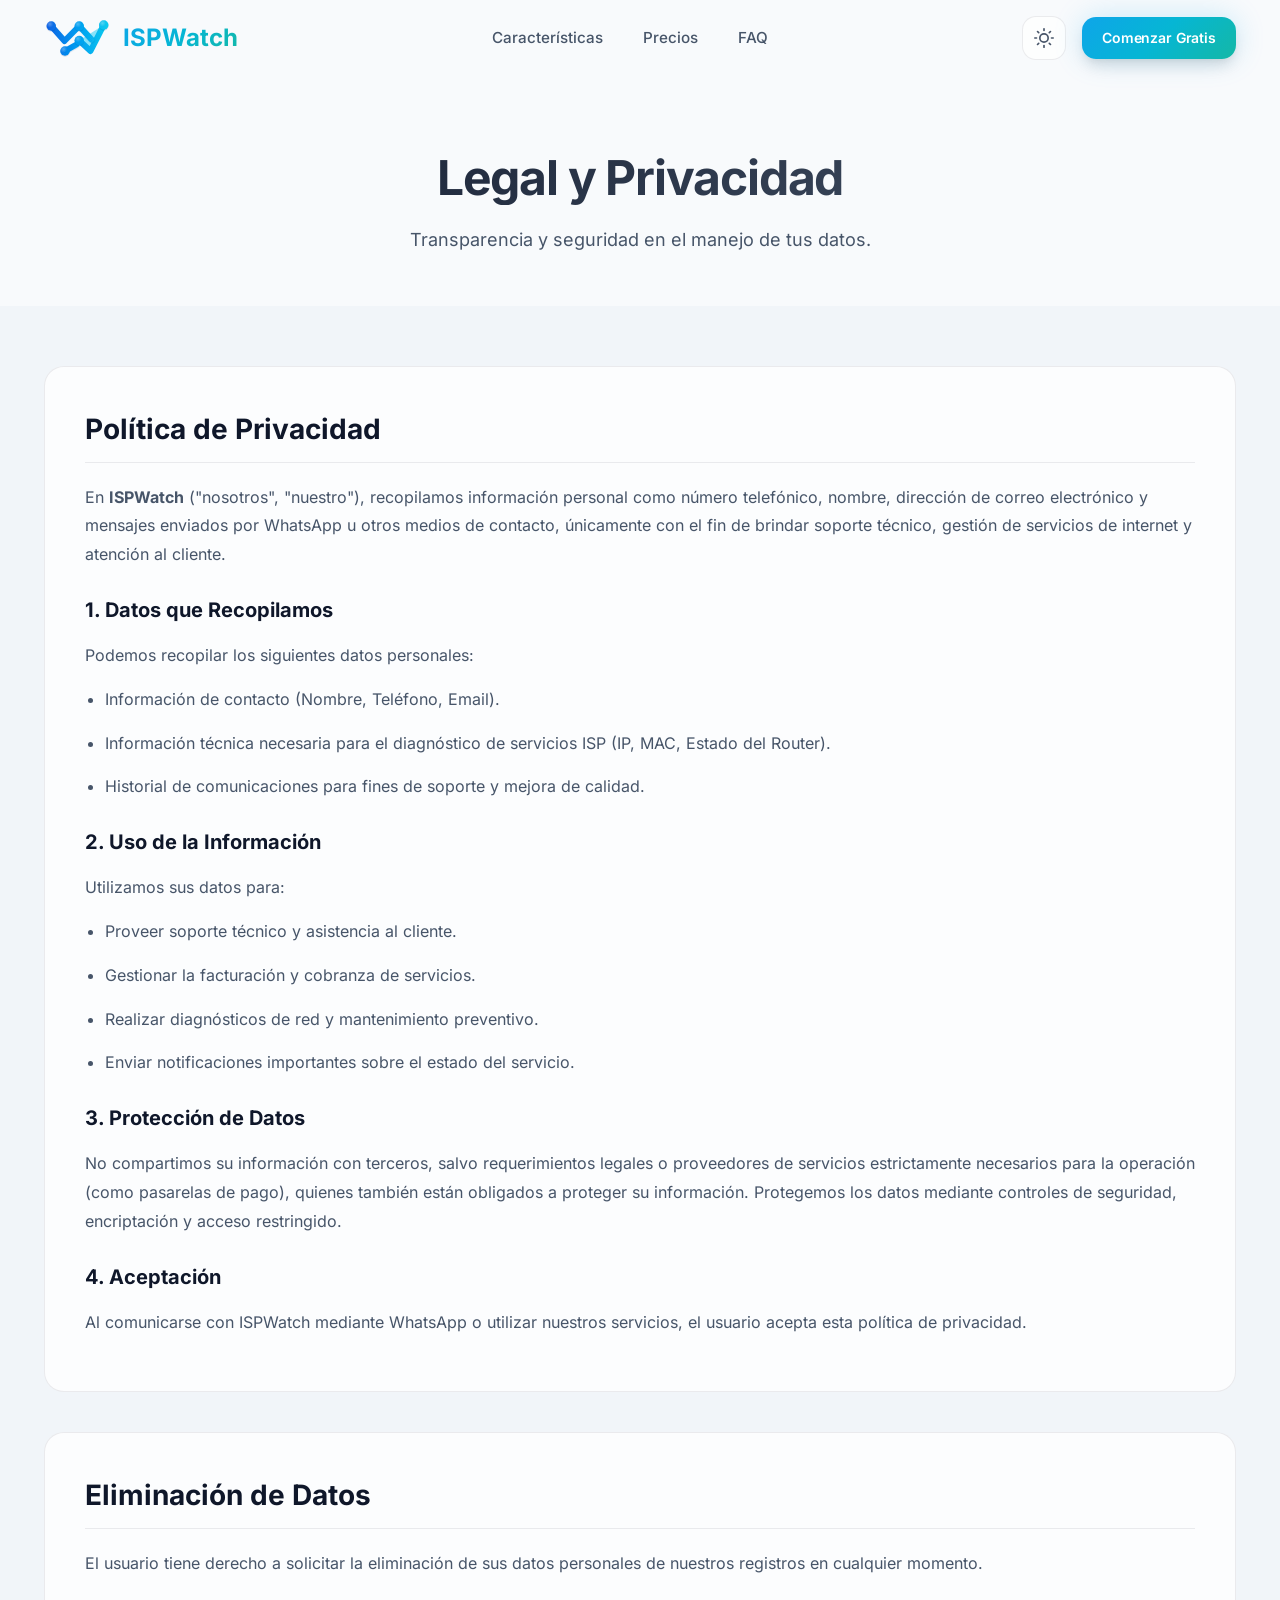
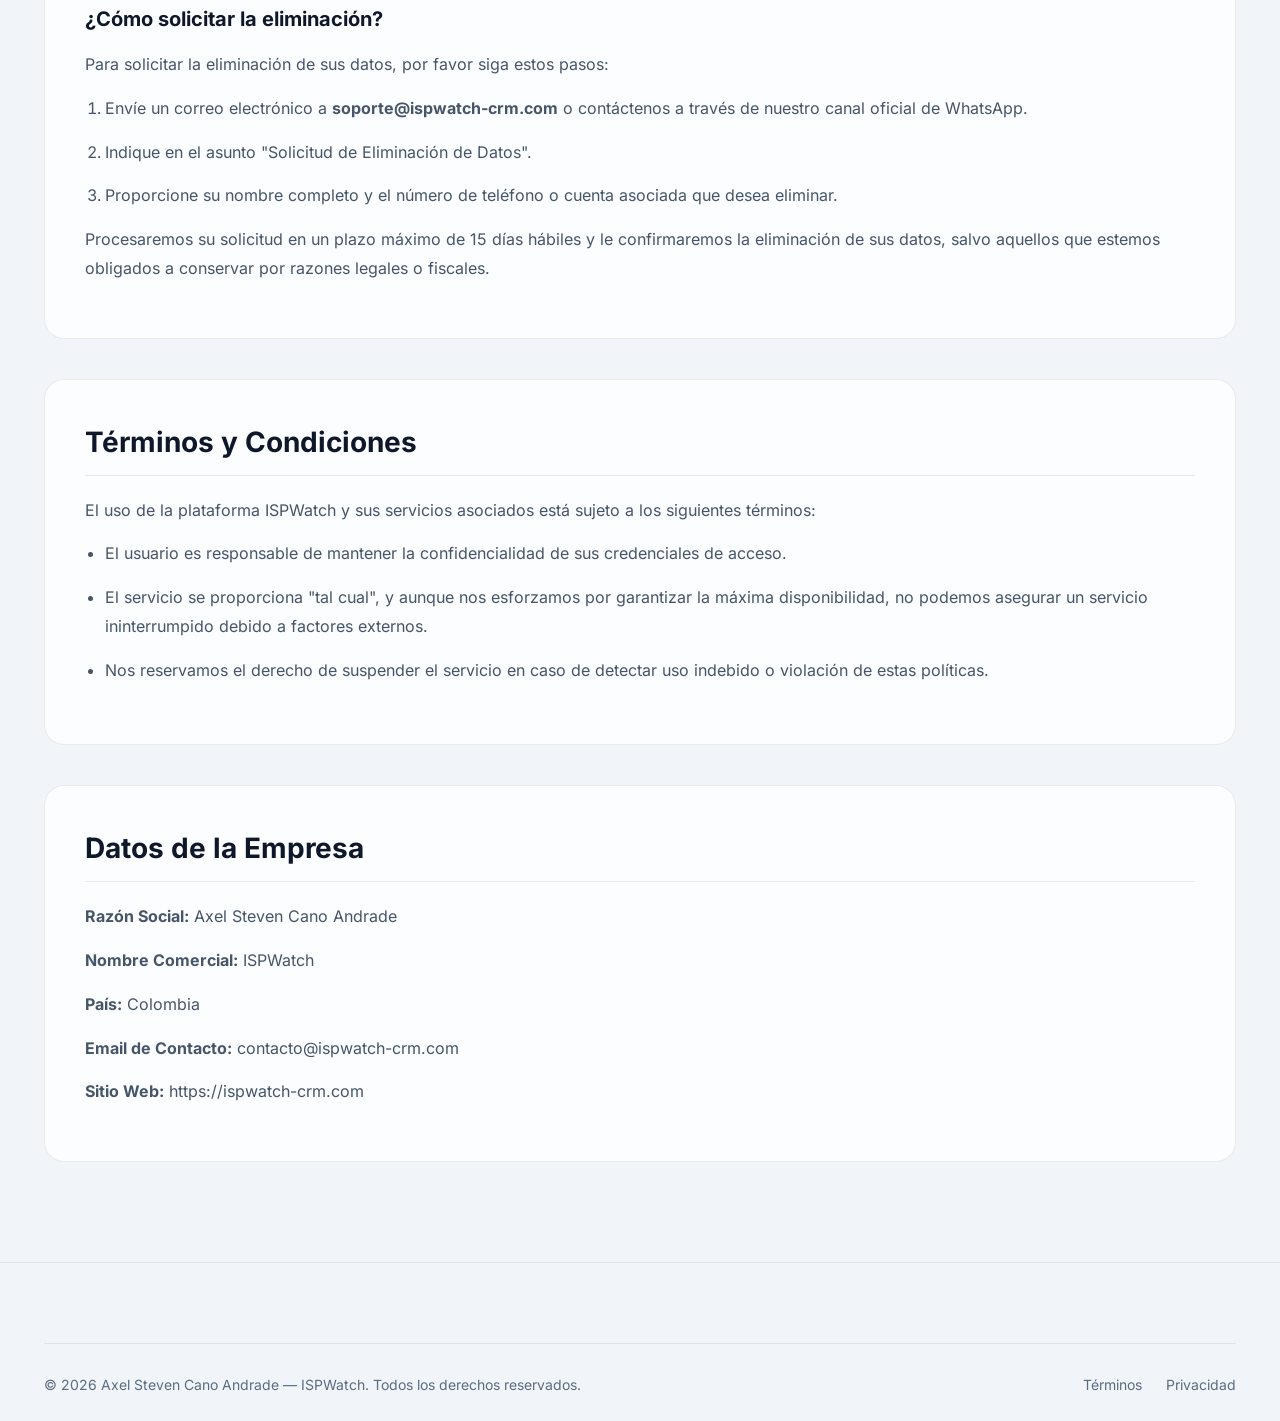
<file: legal.html>
<!DOCTYPE html>
<html lang="es">

<head>
    <meta charset="UTF-8">
    <meta name="viewport" content="width=device-width, initial-scale=1.0">

    <!-- Primary SEO Meta Tags -->
    <title>Legal y Privacidad | ISPWatch CRM</title>
    <meta name="description"
        content="Política de Privacidad, Términos y Condiciones y Eliminación de Datos de ISPWatch.">
    <meta name="robots" content="noindex, follow">

    <!-- Favicon & App Icons -->
    <link rel="icon" type="image/svg+xml" href="favicon.svg">
    <link rel="icon" type="image/png" sizes="any" href="images/logo.png">
    <link rel="apple-touch-icon" href="images/apple-touch-icon.png">


    <!-- Styles -->
    <link rel="preload" href="/fonts/inter-latin.woff2" as="font" type="font/woff2" crossorigin>
    <link rel="stylesheet" href="styles/main.css?v=20261008">
    <link rel="stylesheet" href="styles/animations.css?v=20261008">

    <style>
        .legal-content {
            padding: 60px 0;
            background: var(--bg-secondary);
        }

        .legal-card {
            background: var(--card-bg);
            border: 1px solid var(--border-color);
            border-radius: var(--radius-lg);
            padding: 40px;
            margin-bottom: 40px;
        }

        .legal-card h2 {
            font-size: 1.75rem;
            margin-bottom: 20px;
            color: var(--text-primary);
            border-bottom: 1px solid var(--border-color);
            padding-bottom: 10px;
        }

        .legal-card h3 {
            font-size: 1.25rem;
            margin-top: 25px;
            margin-bottom: 15px;
            color: var(--text-primary);
        }

        .legal-card p,
        .legal-card li {
            color: var(--text-secondary);
            line-height: 1.8;
            margin-bottom: 15px;
        }

        .legal-card ul {
            list-style: disc;
            padding-left: 20px;
            margin-bottom: 20px;
        }
    </style>
</head>

<body>
    <!-- Navigation -->
    <nav class="navbar" id="navbar">
        <div class="container">
            <a href="/" class="nav-logo">
                <img src="images/logo-icon.svg" width="67" height="40" alt="ISPWatch CRM" loading="eager">
                <span>ISPWatch</span>
            </a>

            <ul class="nav-menu">
                <li><a href="/#features" class="nav-link">Características</a></li>
                <li><a href="/precios" class="nav-link">Precios</a></li>
                <li><a href="/faq" class="nav-link">FAQ</a></li>
            </ul>

            <div class="nav-actions">
                <button class="theme-toggle" id="theme-toggle" aria-label="Toggle theme">
                    <svg class="sun-icon" width="20" height="20" viewBox="0 0 24 24" fill="none" stroke="currentColor"
                        stroke-width="2" stroke-linecap="round" stroke-linejoin="round">
                        <circle cx="12" cy="12" r="5" />
                        <line x1="12" y1="1" x2="12" y2="3" />
                        <line x1="12" y1="21" x2="12" y2="23" />
                        <line x1="4.22" y1="4.22" x2="5.64" y2="5.64" />
                        <line x1="18.36" y1="18.36" x2="19.78" y2="19.78" />
                        <line x1="1" y1="12" x2="3" y2="12" />
                        <line x1="21" y1="12" x2="23" y2="12" />
                        <line x1="4.22" y1="19.78" x2="5.64" y2="18.36" />
                        <line x1="18.36" y1="5.64" x2="19.78" y2="4.22" />
                    </svg>
                    <svg class="moon-icon" width="20" height="20" viewBox="0 0 24 24" fill="none" stroke="currentColor"
                        stroke-width="2" stroke-linecap="round" stroke-linejoin="round">
                        <path d="M21 12.79A9 9 0 1 1 11.21 3 7 7 0 0 0 21 12.79z" />
                    </svg>
                </button>
                <a href="/#cta" class="btn btn-primary btn-sm">Comenzar Gratis</a>
            </div>
        </div>
    </nav>

    <!-- Hero Section -->
    <section class="section" style="padding-top: 150px; padding-bottom: 50px; text-align: center;">
        <div class="container">
            <h1 class="section-title">Legal y Privacidad</h1>
            <p class="section-subtitle">Transparencia y seguridad en el manejo de tus datos.</p>
        </div>
    </section>

    <!-- Legal Content -->
    <section class="legal-content">
        <div class="container">

            <!-- Privacy Policy -->
            <div class="legal-card" id="privacidad">
                <h2>Política de Privacidad</h2>
                <p>En <strong>ISPWatch</strong> ("nosotros", "nuestro"), recopilamos información personal como número
                    telefónico, nombre, dirección de correo electrónico y mensajes enviados por WhatsApp u otros medios
                    de contacto, únicamente con el fin de brindar soporte técnico, gestión de servicios de internet y
                    atención al cliente.</p>

                <h3>1. Datos que Recopilamos</h3>
                <p>Podemos recopilar los siguientes datos personales:</p>
                <ul>
                    <li>Información de contacto (Nombre, Teléfono, Email).</li>
                    <li>Información técnica necesaria para el diagnóstico de servicios ISP (IP, MAC, Estado del Router).
                    </li>
                    <li>Historial de comunicaciones para fines de soporte y mejora de calidad.</li>
                </ul>

                <h3>2. Uso de la Información</h3>
                <p>Utilizamos sus datos para:</p>
                <ul>
                    <li>Proveer soporte técnico y asistencia al cliente.</li>
                    <li>Gestionar la facturación y cobranza de servicios.</li>
                    <li>Realizar diagnósticos de red y mantenimiento preventivo.</li>
                    <li>Enviar notificaciones importantes sobre el estado del servicio.</li>
                </ul>

                <h3>3. Protección de Datos</h3>
                <p>No compartimos su información con terceros, salvo requerimientos legales o proveedores de servicios
                    estrictamente necesarios para la operación (como pasarelas de pago), quienes también están obligados
                    a proteger su información. Protegemos los datos mediante controles de seguridad, encriptación y
                    acceso restringido.</p>

                <h3>4. Aceptación</h3>
                <p>Al comunicarse con ISPWatch mediante WhatsApp o utilizar nuestros servicios, el usuario acepta esta
                    política de privacidad.</p>
            </div>

            <!-- Data Deletion -->
            <div class="legal-card" id="eliminacion">
                <h2>Eliminación de Datos</h2>
                <p>El usuario tiene derecho a solicitar la eliminación de sus datos personales de nuestros registros en
                    cualquier momento.</p>

                <h3>¿Cómo solicitar la eliminación?</h3>
                <p>Para solicitar la eliminación de sus datos, por favor siga estos pasos:</p>
                <ol style="list-style: decimal; padding-left: 20px; color: var(--text-secondary); line-height: 1.8;">
                    <li>Envíe un correo electrónico a <strong>soporte@ispwatch-crm.com</strong> o contáctenos a través de
                        nuestro canal oficial de WhatsApp.</li>
                    <li>Indique en el asunto "Solicitud de Eliminación de Datos".</li>
                    <li>Proporcione su nombre completo y el número de teléfono o cuenta asociada que desea eliminar.
                    </li>
                </ol>
                <p>Procesaremos su solicitud en un plazo máximo de 15 días hábiles y le confirmaremos la eliminación de
                    sus datos, salvo aquellos que estemos obligados a conservar por razones legales o fiscales.</p>
            </div>

            <!-- Terms -->
            <div class="legal-card" id="terminos">
                <h2>Términos y Condiciones</h2>
                <p>El uso de la plataforma ISPWatch y sus servicios asociados está sujeto a los siguientes términos:</p>
                <ul>
                    <li>El usuario es responsable de mantener la confidencialidad de sus credenciales de acceso.</li>
                    <li>El servicio se proporciona "tal cual", y aunque nos esforzamos por garantizar la máxima
                        disponibilidad, no podemos asegurar un servicio ininterrumpido debido a factores externos.</li>
                    <li>Nos reservamos el derecho de suspender el servicio en caso de detectar uso indebido o violación
                        de estas políticas.</li>
                </ul>
            </div>

            <!-- Company Data -->
            <div class="legal-card" id="empresa">
                <h2>Datos de la Empresa</h2>
                <p><strong>Razón Social:</strong> Axel Steven Cano Andrade</p>
                <p><strong>Nombre Comercial:</strong> ISPWatch</p>
                <p><strong>País:</strong> Colombia</p>
                <p><strong>Email de Contacto:</strong> contacto@ispwatch-crm.com</p>
                <p><strong>Sitio Web:</strong> https://ispwatch-crm.com</p>
            </div>

        </div>
    </section>

    <!-- Footer -->
    <footer class="footer">
        <div class="container">
            <div class="footer-bottom"
                style="border-top: 1px solid var(--border-color); padding-top: 30px; margin-top: 0;">
                <p class="footer-copyright">© 2026 Axel Steven Cano Andrade — ISPWatch. Todos los derechos reservados.</p>
                <div class="footer-legal">
                    <a href="/legal#terminos">Términos</a>
                    <a href="/legal#privacidad">Privacidad</a>
                </div>
            </div>
        </div>
    </footer>

    <script src="js/main.js?v=20261008"></script>
</body>

</html>
</file>
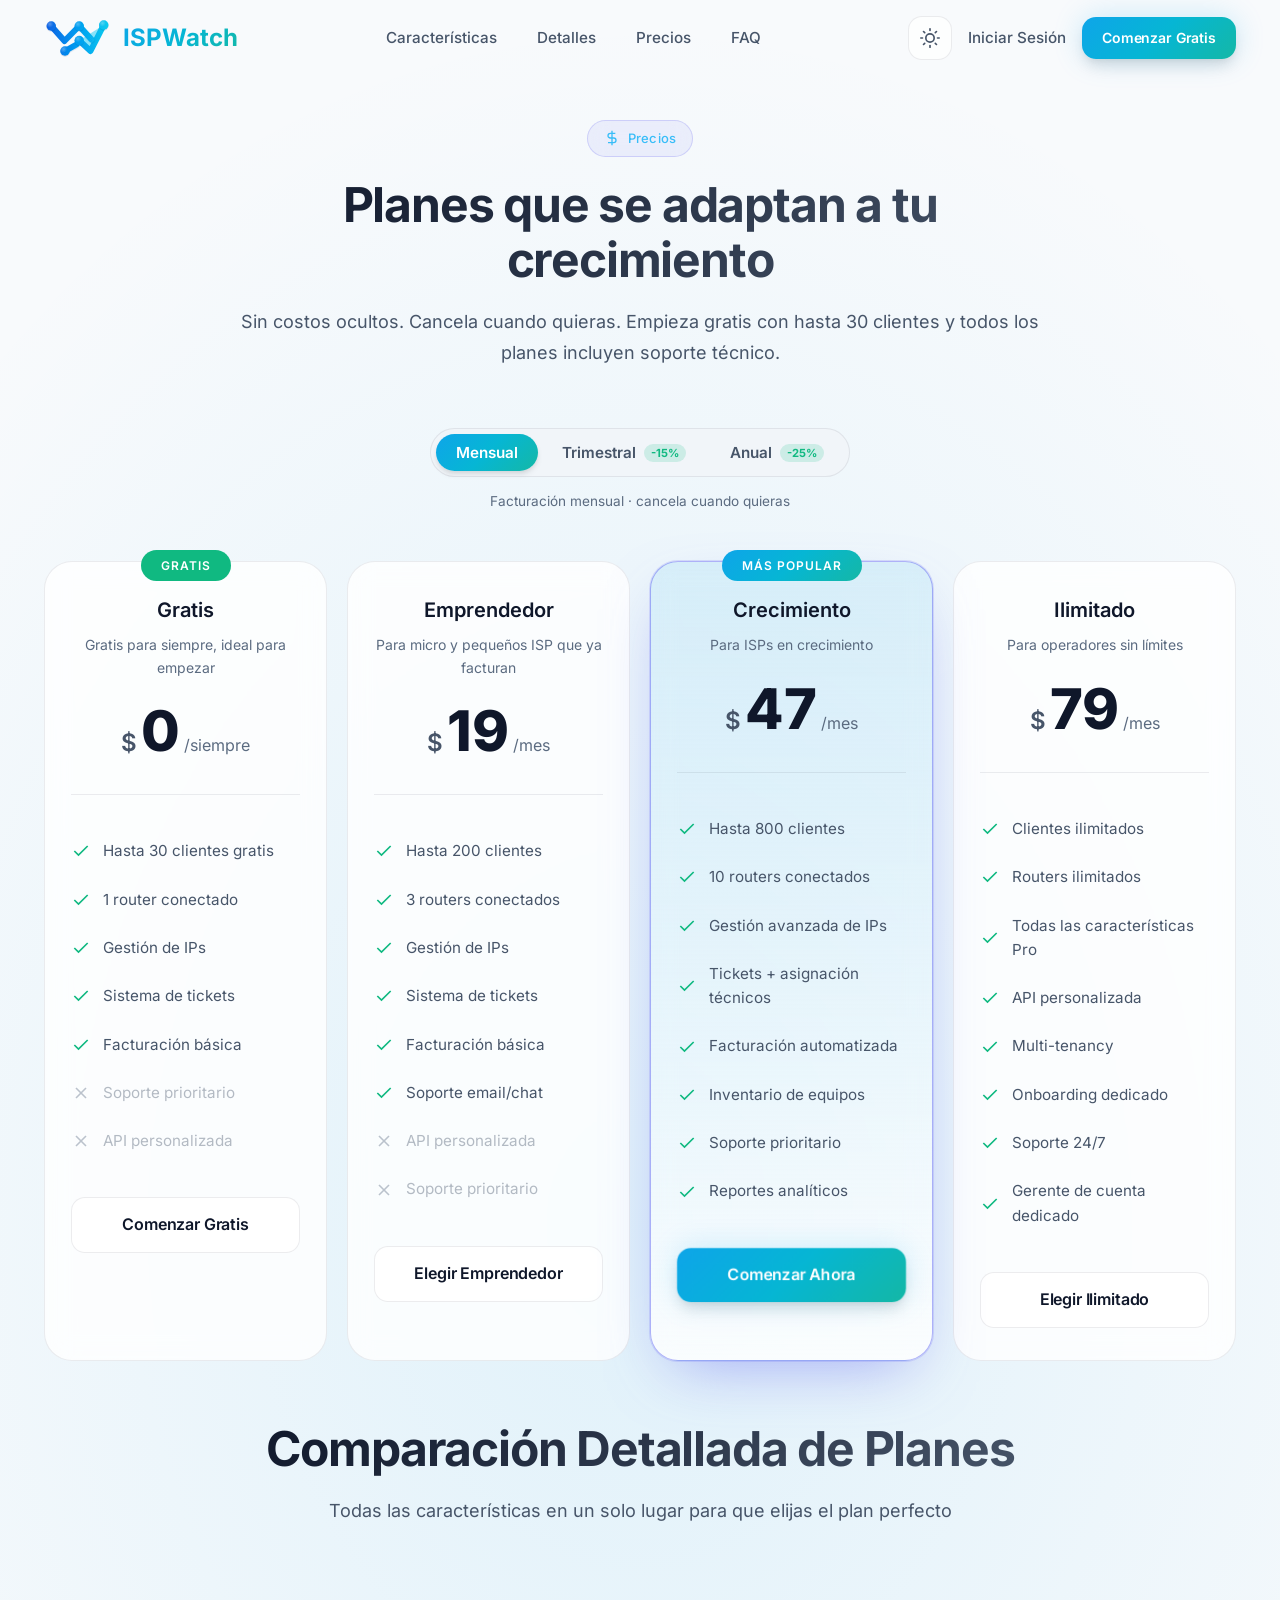
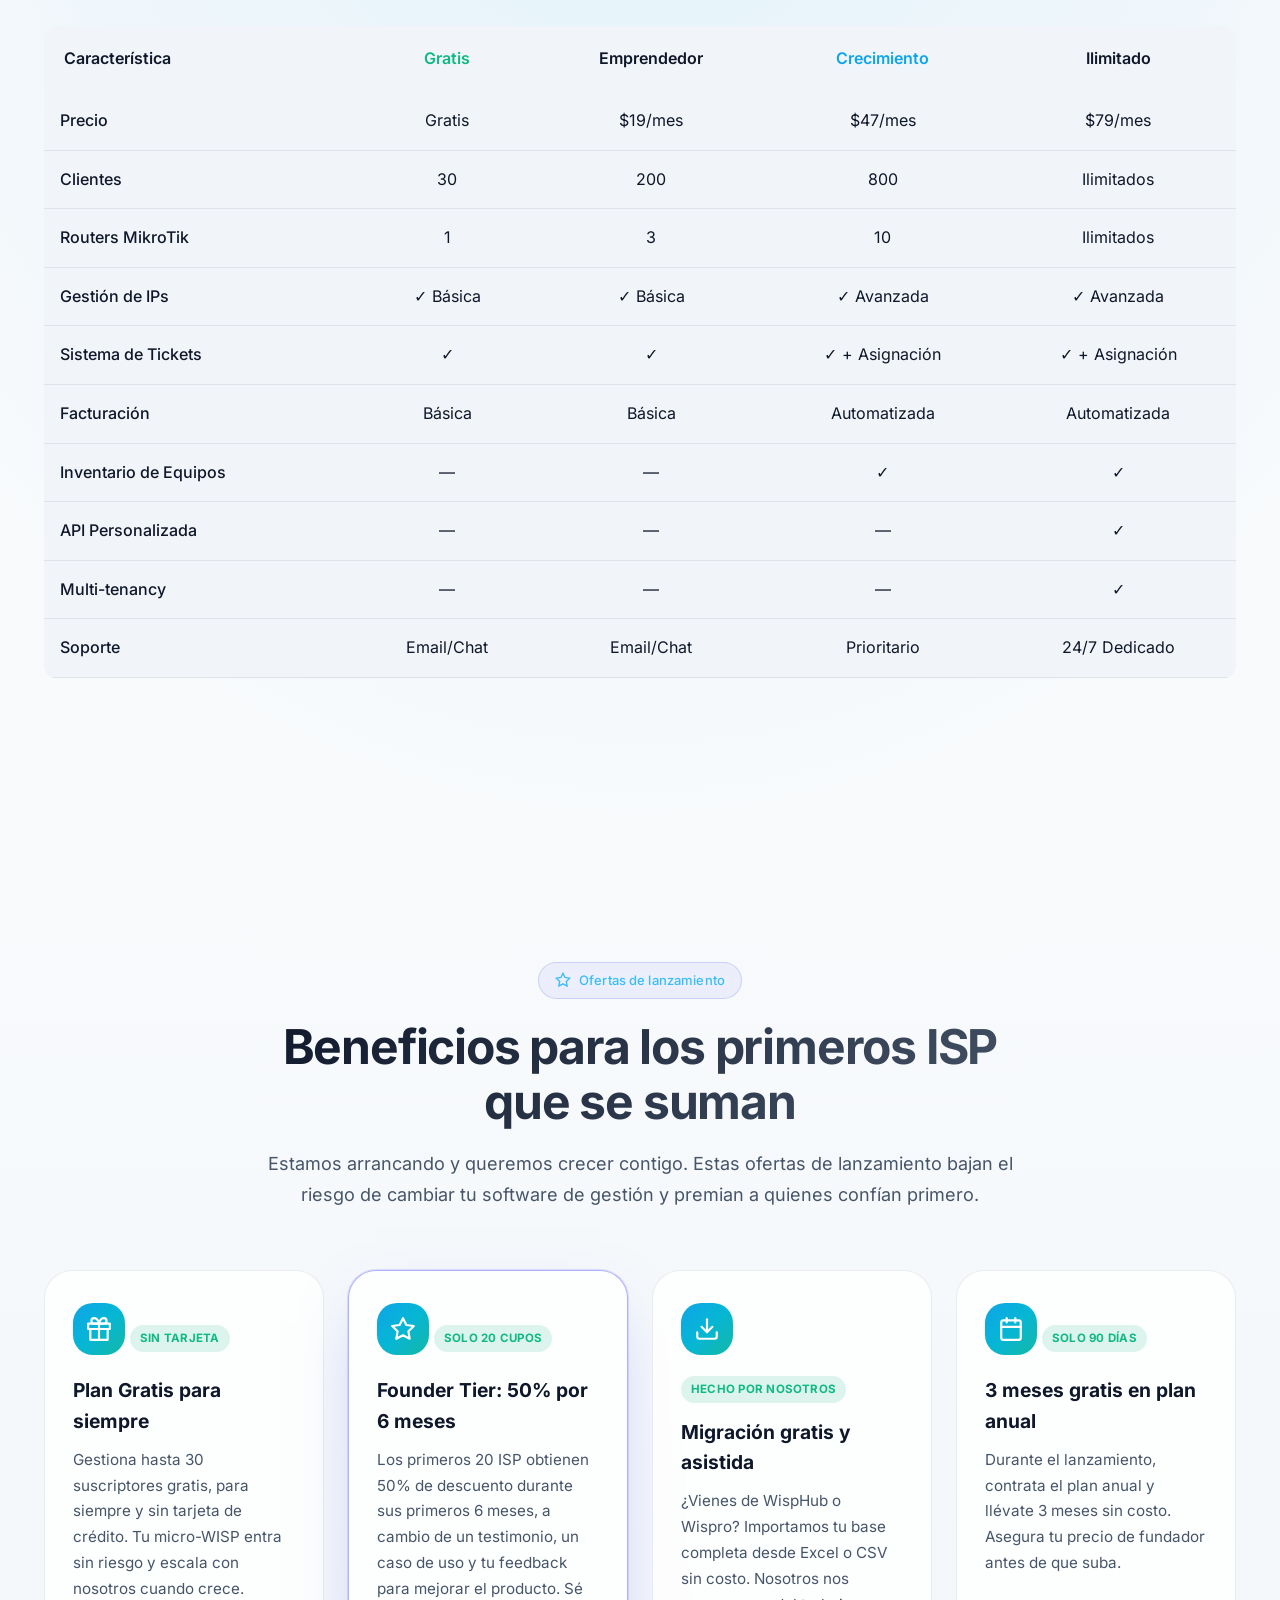
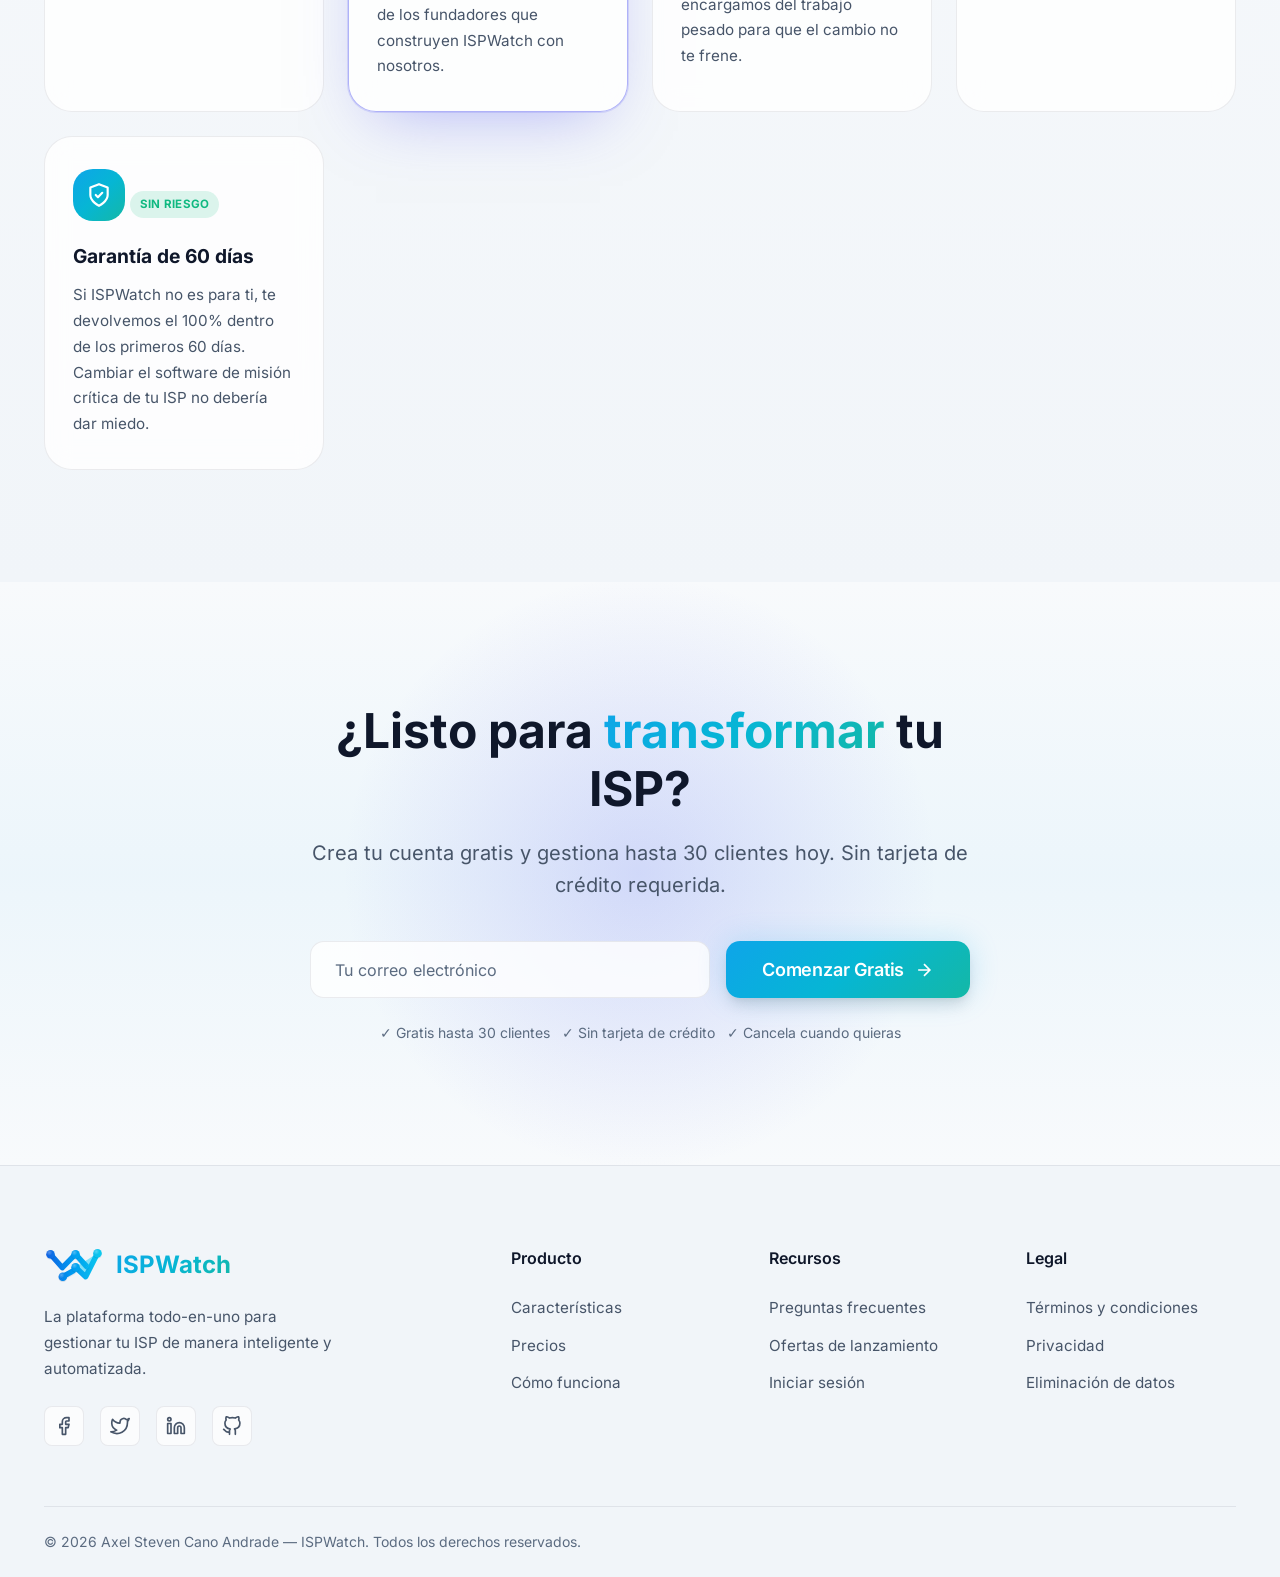
<file: precios.html>
<!DOCTYPE html>
<html lang="es">

<head>
  <meta charset="UTF-8">
  <meta name="viewport" content="width=device-width, initial-scale=1.0">

  <!-- SEO Meta Tags -->
  <meta name="description"
    content="Empieza gratis con hasta 30 clientes, sin tarjeta, o elige un plan desde $19/mes. Compara los planes Gratis, Emprendedor, Crecimiento e Ilimitado.">
  <meta name="author" content="ISPWatch">
  <meta name="robots" content="index, follow, max-snippet:-1, max-image-preview:large, max-video-preview:-1">
  <link rel="canonical" href="https://ispwatch-crm.com/precios">

  <!-- Open Graph / Facebook -->
  <meta property="og:type" content="website">
  <meta property="og:url" content="https://ispwatch-crm.com/precios">
  <meta property="og:title" content="Precios ISPWatch CRM - Plan Gratis y Planes para ISP">
  <meta property="og:description"
    content="Elige el plan perfecto para tu ISP. Empieza gratis con hasta 30 clientes o escala desde $19/mes. Sin costos ocultos, cancela cuando quieras.">
  <meta property="og:image" content="https://ispwatch-crm.com/images/og-image.png">
  <meta property="og:image:width" content="1200">
  <meta property="og:image:height" content="630">
  <meta property="og:locale" content="es_LA">
  <meta property="og:site_name" content="ISPWatch">

  <!-- Twitter Card -->
  <meta name="twitter:card" content="summary_large_image">
  <meta name="twitter:url" content="https://ispwatch-crm.com/precios">
  <meta name="twitter:title" content="Precios ISPWatch CRM - Plan Gratis y Planes para ISP">
  <meta name="twitter:description"
    content="Empieza gratis con hasta 30 clientes o escala desde $19/mes. Sin costos ocultos.">
  <meta name="twitter:image" content="https://ispwatch-crm.com/images/og-image.png">
  <meta name="twitter:creator" content="@ISPWATCHAPP">

  <title>Precios de ISPWatch CRM | Plan Gratis y desde $19/mes</title>

  <!-- Favicon & App Icons -->
  <link rel="icon" type="image/svg+xml" href="favicon.svg">
  <link rel="icon" type="image/png" sizes="any" href="images/logo.png">
  <link rel="apple-touch-icon" href="images/apple-touch-icon.png">


  <!-- Styles -->
  <link rel="preload" href="/fonts/inter-latin.woff2" as="font" type="font/woff2" crossorigin>
  <link rel="stylesheet" href="styles/main.css?v=20261008">
  <link rel="stylesheet" href="styles/animations.css?v=20261008">

  <!-- Schema.org Structured Data -->
  <script type="application/ld+json">
  {
    "@context": "https://schema.org",
    "@type": "WebPage",
    "name": "Precios de ISPWatch CRM",
    "description": "Planes y precios de ISPWatch CRM, el software de gestión para ISP.",
    "url": "https://ispwatch-crm.com/precios"
  }
  </script>

  <script type="application/ld+json">
  {
    "@context": "https://schema.org",
    "@type": "BreadcrumbList",
    "itemListElement": [
      { "@type": "ListItem", "position": 1, "name": "Inicio", "item": "https://ispwatch-crm.com/" },
      { "@type": "ListItem", "position": 2, "name": "Precios", "item": "https://ispwatch-crm.com/precios" }
    ]
  }
  </script>

  <script type="application/ld+json">
  {
    "@context": "https://schema.org",
    "@type": "SoftwareApplication",
    "@id": "https://ispwatch-crm.com/#software",
    "name": "ISPWatch CRM",
    "url": "https://ispwatch-crm.com/",
    "image": "https://ispwatch-crm.com/images/dashboard.png",
    "applicationCategory": "BusinessApplication",
    "operatingSystem": "Web Browser",
    "offers": [
      {
        "@type": "Offer",
        "name": "Plan Gratis",
        "price": "0",
        "priceCurrency": "USD",
        "description": "Gratis para siempre: hasta 30 clientes, 1 router, gestión de IPs, tickets y facturación básica, sin tarjeta de crédito.",
        "availability": "https://schema.org/InStock",
        "url": "https://ispwatch-crm.com/precios#gratis"
      },
      {
        "@type": "Offer",
        "name": "Plan Emprendedor",
        "price": "19",
        "priceCurrency": "USD",
        "description": "USD 19 al mes. Hasta 200 clientes, 3 routers, gestión de IPs, tickets, facturación básica y soporte por email/chat.",
        "availability": "https://schema.org/InStock",
        "url": "https://ispwatch-crm.com/precios#emprendedor"
      },
      {
        "@type": "Offer",
        "name": "Plan Crecimiento",
        "price": "47",
        "priceCurrency": "USD",
        "description": "USD 47 al mes. Hasta 800 clientes, 10 routers, gestión avanzada de IPs, tickets con asignación de técnicos, facturación automatizada, inventario y soporte prioritario.",
        "availability": "https://schema.org/InStock",
        "url": "https://ispwatch-crm.com/precios#crecimiento"
      },
      {
        "@type": "Offer",
        "name": "Plan Ilimitado",
        "price": "79",
        "priceCurrency": "USD",
        "description": "USD 79 al mes. Clientes y routers ilimitados, API personalizada, multi-tenancy, onboarding dedicado y soporte 24/7.",
        "availability": "https://schema.org/InStock",
        "url": "https://ispwatch-crm.com/precios#ilimitado"
      }
    ]
  }
  </script>
</head>

<body>
  <!-- Navigation -->
  <nav class="navbar" id="navbar">
    <div class="container">
      <a href="/" class="nav-logo">
        <img src="images/logo-icon.svg" width="67" height="40" alt="ISPWatch CRM" loading="eager">
        <span>ISPWatch</span>
      </a>

      <ul class="nav-menu">
        <li><a href="/#features" class="nav-link">Características</a></li>
        <li><a href="/caracteristicas" class="nav-link">Detalles</a></li>
        <li><a href="/precios" class="nav-link active">Precios</a></li>
        <li><a href="/faq" class="nav-link">FAQ</a></li>
      </ul>

      <div class="nav-actions">
        <button class="theme-toggle" id="theme-toggle" aria-label="Toggle theme">
          <svg class="sun-icon" width="20" height="20" viewBox="0 0 24 24" fill="none" stroke="currentColor"
            stroke-width="2" stroke-linecap="round" stroke-linejoin="round">
            <circle cx="12" cy="12" r="5" />
            <line x1="12" y1="1" x2="12" y2="3" />
            <line x1="12" y1="21" x2="12" y2="23" />
            <line x1="4.22" y1="4.22" x2="5.64" y2="5.64" />
            <line x1="18.36" y1="18.36" x2="19.78" y2="19.78" />
            <line x1="1" y1="12" x2="3" y2="12" />
            <line x1="21" y1="12" x2="23" y2="12" />
            <line x1="4.22" y1="19.78" x2="5.64" y2="18.36" />
            <line x1="18.36" y1="5.64" x2="19.78" y2="4.22" />
          </svg>
          <svg class="moon-icon" width="20" height="20" viewBox="0 0 24 24" fill="none" stroke="currentColor"
            stroke-width="2" stroke-linecap="round" stroke-linejoin="round">
            <path d="M21 12.79A9 9 0 1 1 11.21 3 7 7 0 0 0 21 12.79z" />
          </svg>
        </button>
        <a href="https://ispwatch-crm.app" target="_blank" rel="noopener noreferrer" class="nav-link">Iniciar Sesión</a>
        <a href="#cta" class="btn btn-primary btn-sm">Comenzar Gratis</a>
      </div>

      <button class="nav-toggle" aria-label="Toggle menu">
        <span></span>
        <span></span>
        <span></span>
      </button>
    </div>
  </nav>

  <!-- Hero Section -->
  <section class="hero" style="padding-top: 120px; padding-bottom: 60px;">
    <div class="container">
      <div class="section-header reveal">
        <span class="section-badge">
          <svg width="16" height="16" viewBox="0 0 24 24" fill="none" stroke="currentColor" stroke-width="2">
            <line x1="12" y1="1" x2="12" y2="23" />
            <path d="M17 5H9.5a3.5 3.5 0 0 0 0 7h5a3.5 3.5 0 0 1 0 7H6" />
          </svg>
          Precios
        </span>
        <h1 class="section-title">Planes que se adaptan a tu crecimiento</h1>
        <p class="section-subtitle">
          Sin costos ocultos. Cancela cuando quieras. Empieza gratis con hasta 30 clientes y todos los planes incluyen
          soporte técnico.
        </p>
      </div>

      <!-- Pricing Toggle -->
      <div class="pricing-toggle reveal">
        <div class="pricing-cycles" role="group" aria-label="Ciclo de facturación">
          <button type="button" class="cycle-btn active" data-cycle="monthly" aria-pressed="true">Mensual</button>
          <button type="button" class="cycle-btn" data-cycle="quarterly" aria-pressed="false">Trimestral <span class="cycle-tag">-15%</span></button>
          <button type="button" class="cycle-btn" data-cycle="annual" aria-pressed="false">Anual <span class="cycle-tag">-25%</span></button>
        </div>
        <p class="pricing-billing-note" id="billing-note">Facturación mensual · cancela cuando quieras</p>
      </div>

      <!-- Pricing Grid -->
      <div class="pricing-grid">
        <!-- Gratis Plan -->
        <div class="pricing-card reveal reveal-delay-1" id="gratis">
          <span class="pricing-badge pricing-badge-free">Gratis</span>
          <div class="pricing-header">
            <h2 class="pricing-name">Gratis</h2>
            <p class="pricing-description">Gratis para siempre, ideal para empezar</p>
            <div class="pricing-price">
              <span class="pricing-currency">$</span>
              <span class="pricing-amount">0</span>
              <span class="pricing-period">/siempre</span>
            </div>
          </div>
          <ul class="pricing-features">
            <li>
              <svg viewBox="0 0 24 24" fill="none" stroke="currentColor" stroke-width="2">
                <polyline points="20 6 9 17 4 12" />
              </svg>
              Hasta 30 clientes gratis
            </li>
            <li>
              <svg viewBox="0 0 24 24" fill="none" stroke="currentColor" stroke-width="2">
                <polyline points="20 6 9 17 4 12" />
              </svg>
              1 router conectado
            </li>
            <li>
              <svg viewBox="0 0 24 24" fill="none" stroke="currentColor" stroke-width="2">
                <polyline points="20 6 9 17 4 12" />
              </svg>
              Gestión de IPs
            </li>
            <li>
              <svg viewBox="0 0 24 24" fill="none" stroke="currentColor" stroke-width="2">
                <polyline points="20 6 9 17 4 12" />
              </svg>
              Sistema de tickets
            </li>
            <li>
              <svg viewBox="0 0 24 24" fill="none" stroke="currentColor" stroke-width="2">
                <polyline points="20 6 9 17 4 12" />
              </svg>
              Facturación básica
            </li>
            <li class="disabled">
              <svg viewBox="0 0 24 24" fill="none" stroke="currentColor" stroke-width="2">
                <line x1="18" y1="6" x2="6" y2="18" />
                <line x1="6" y1="6" x2="18" y2="18" />
              </svg>
              Soporte prioritario
            </li>
            <li class="disabled">
              <svg viewBox="0 0 24 24" fill="none" stroke="currentColor" stroke-width="2">
                <line x1="18" y1="6" x2="6" y2="18" />
                <line x1="6" y1="6" x2="18" y2="18" />
              </svg>
              API personalizada
            </li>
          </ul>
          <a href="#cta" class="btn btn-secondary">Comenzar Gratis</a>
        </div>

        <!-- Emprendedor Plan -->
        <div class="pricing-card reveal reveal-delay-2" id="emprendedor">
          <div class="pricing-header">
            <h2 class="pricing-name">Emprendedor</h2>
            <p class="pricing-description">Para micro y pequeños ISP que ya facturan</p>
            <div class="pricing-price">
              <span class="pricing-currency">$</span>
              <span class="pricing-amount" data-monthly="19" data-quarterly="16" data-annual="14">19</span>
              <span class="pricing-period">/mes</span>
            </div>
          </div>
          <ul class="pricing-features">
            <li>
              <svg viewBox="0 0 24 24" fill="none" stroke="currentColor" stroke-width="2">
                <polyline points="20 6 9 17 4 12" />
              </svg>
              Hasta 200 clientes
            </li>
            <li>
              <svg viewBox="0 0 24 24" fill="none" stroke="currentColor" stroke-width="2">
                <polyline points="20 6 9 17 4 12" />
              </svg>
              3 routers conectados
            </li>
            <li>
              <svg viewBox="0 0 24 24" fill="none" stroke="currentColor" stroke-width="2">
                <polyline points="20 6 9 17 4 12" />
              </svg>
              Gestión de IPs
            </li>
            <li>
              <svg viewBox="0 0 24 24" fill="none" stroke="currentColor" stroke-width="2">
                <polyline points="20 6 9 17 4 12" />
              </svg>
              Sistema de tickets
            </li>
            <li>
              <svg viewBox="0 0 24 24" fill="none" stroke="currentColor" stroke-width="2">
                <polyline points="20 6 9 17 4 12" />
              </svg>
              Facturación básica
            </li>
            <li>
              <svg viewBox="0 0 24 24" fill="none" stroke="currentColor" stroke-width="2">
                <polyline points="20 6 9 17 4 12" />
              </svg>
              Soporte email/chat
            </li>
            <li class="disabled">
              <svg viewBox="0 0 24 24" fill="none" stroke="currentColor" stroke-width="2">
                <line x1="18" y1="6" x2="6" y2="18" />
                <line x1="6" y1="6" x2="18" y2="18" />
              </svg>
              API personalizada
            </li>
            <li class="disabled">
              <svg viewBox="0 0 24 24" fill="none" stroke="currentColor" stroke-width="2">
                <line x1="18" y1="6" x2="6" y2="18" />
                <line x1="6" y1="6" x2="18" y2="18" />
              </svg>
              Soporte prioritario
            </li>
          </ul>
          <a href="#cta" class="btn btn-secondary">Elegir Emprendedor</a>
        </div>

        <!-- Crecimiento Plan -->
        <div class="pricing-card featured reveal reveal-delay-3" id="crecimiento">
          <span class="pricing-badge">Más Popular</span>
          <div class="pricing-header">
            <h2 class="pricing-name">Crecimiento</h2>
            <p class="pricing-description">Para ISPs en crecimiento</p>
            <div class="pricing-price">
              <span class="pricing-currency">$</span>
              <span class="pricing-amount" data-monthly="47" data-quarterly="40" data-annual="35">47</span>
              <span class="pricing-period">/mes</span>
            </div>
          </div>
          <ul class="pricing-features">
            <li>
              <svg viewBox="0 0 24 24" fill="none" stroke="currentColor" stroke-width="2">
                <polyline points="20 6 9 17 4 12" />
              </svg>
              Hasta 800 clientes
            </li>
            <li>
              <svg viewBox="0 0 24 24" fill="none" stroke="currentColor" stroke-width="2">
                <polyline points="20 6 9 17 4 12" />
              </svg>
              10 routers conectados
            </li>
            <li>
              <svg viewBox="0 0 24 24" fill="none" stroke="currentColor" stroke-width="2">
                <polyline points="20 6 9 17 4 12" />
              </svg>
              Gestión avanzada de IPs
            </li>
            <li>
              <svg viewBox="0 0 24 24" fill="none" stroke="currentColor" stroke-width="2">
                <polyline points="20 6 9 17 4 12" />
              </svg>
              Tickets + asignación técnicos
            </li>
            <li>
              <svg viewBox="0 0 24 24" fill="none" stroke="currentColor" stroke-width="2">
                <polyline points="20 6 9 17 4 12" />
              </svg>
              Facturación automatizada
            </li>
            <li>
              <svg viewBox="0 0 24 24" fill="none" stroke="currentColor" stroke-width="2">
                <polyline points="20 6 9 17 4 12" />
              </svg>
              Inventario de equipos
            </li>
            <li>
              <svg viewBox="0 0 24 24" fill="none" stroke="currentColor" stroke-width="2">
                <polyline points="20 6 9 17 4 12" />
              </svg>
              Soporte prioritario
            </li>
            <li>
              <svg viewBox="0 0 24 24" fill="none" stroke="currentColor" stroke-width="2">
                <polyline points="20 6 9 17 4 12" />
              </svg>
              Reportes analíticos
            </li>
          </ul>
          <a href="#cta" class="btn btn-primary">Comenzar Ahora</a>
        </div>

        <!-- Ilimitado Plan -->
        <div class="pricing-card reveal reveal-delay-4" id="ilimitado">
          <div class="pricing-header">
            <h2 class="pricing-name">Ilimitado</h2>
            <p class="pricing-description">Para operadores sin límites</p>
            <div class="pricing-price">
              <span class="pricing-currency">$</span>
              <span class="pricing-amount" data-monthly="79" data-quarterly="67" data-annual="59">79</span>
              <span class="pricing-period">/mes</span>
            </div>
          </div>
          <ul class="pricing-features">
            <li>
              <svg viewBox="0 0 24 24" fill="none" stroke="currentColor" stroke-width="2">
                <polyline points="20 6 9 17 4 12" />
              </svg>
              Clientes ilimitados
            </li>
            <li>
              <svg viewBox="0 0 24 24" fill="none" stroke="currentColor" stroke-width="2">
                <polyline points="20 6 9 17 4 12" />
              </svg>
              Routers ilimitados
            </li>
            <li>
              <svg viewBox="0 0 24 24" fill="none" stroke="currentColor" stroke-width="2">
                <polyline points="20 6 9 17 4 12" />
              </svg>
              Todas las características Pro
            </li>
            <li>
              <svg viewBox="0 0 24 24" fill="none" stroke="currentColor" stroke-width="2">
                <polyline points="20 6 9 17 4 12" />
              </svg>
              API personalizada
            </li>
            <li>
              <svg viewBox="0 0 24 24" fill="none" stroke="currentColor" stroke-width="2">
                <polyline points="20 6 9 17 4 12" />
              </svg>
              Multi-tenancy
            </li>
            <li>
              <svg viewBox="0 0 24 24" fill="none" stroke="currentColor" stroke-width="2">
                <polyline points="20 6 9 17 4 12" />
              </svg>
              Onboarding dedicado
            </li>
            <li>
              <svg viewBox="0 0 24 24" fill="none" stroke="currentColor" stroke-width="2">
                <polyline points="20 6 9 17 4 12" />
              </svg>
              Soporte 24/7
            </li>
            <li>
              <svg viewBox="0 0 24 24" fill="none" stroke="currentColor" stroke-width="2">
                <polyline points="20 6 9 17 4 12" />
              </svg>
              Gerente de cuenta dedicado
            </li>
          </ul>
          <a href="#cta" class="btn btn-secondary">Elegir Ilimitado</a>
        </div>
      </div>

      <!-- Comparison Table -->
      <div class="section" style="padding-top: 60px;">
        <div class="section-header reveal">
          <h2 class="section-title">Comparación Detallada de Planes</h2>
          <p class="section-subtitle">
            Todas las características en un solo lugar para que elijas el plan perfecto
          </p>
        </div>

        <div class="reveal" style="overflow-x: auto;">
          <table
            style="width: 100%; min-width: 760px; border-collapse: collapse; margin-top: 40px; background: var(--bg-secondary); border-radius: 12px; overflow: hidden;">
            <thead>
              <tr style="background: var(--bg-tertiary);">
                <th style="padding: 20px; text-align: left; font-weight: 600;">Característica</th>
                <th style="padding: 20px; text-align: center; font-weight: 600; color: var(--secondary);">Gratis</th>
                <th style="padding: 20px; text-align: center; font-weight: 600;">Emprendedor</th>
                <th style="padding: 20px; text-align: center; font-weight: 600; color: var(--primary);">Crecimiento
                </th>
                <th style="padding: 20px; text-align: center; font-weight: 600;">Ilimitado</th>
              </tr>
            </thead>
            <tbody>
              <tr style="border-bottom: 1px solid var(--border-color);">
                <td style="padding: 16px; font-weight: 500;">Precio</td>
                <td style="padding: 16px; text-align: center;">Gratis</td>
                <td style="padding: 16px; text-align: center;">$19/mes</td>
                <td style="padding: 16px; text-align: center;">$47/mes</td>
                <td style="padding: 16px; text-align: center;">$79/mes</td>
              </tr>
              <tr style="border-bottom: 1px solid var(--border-color);">
                <td style="padding: 16px; font-weight: 500;">Clientes</td>
                <td style="padding: 16px; text-align: center;">30</td>
                <td style="padding: 16px; text-align: center;">200</td>
                <td style="padding: 16px; text-align: center;">800</td>
                <td style="padding: 16px; text-align: center;">Ilimitados</td>
              </tr>
              <tr style="border-bottom: 1px solid var(--border-color);">
                <td style="padding: 16px; font-weight: 500;">Routers MikroTik</td>
                <td style="padding: 16px; text-align: center;">1</td>
                <td style="padding: 16px; text-align: center;">3</td>
                <td style="padding: 16px; text-align: center;">10</td>
                <td style="padding: 16px; text-align: center;">Ilimitados</td>
              </tr>
              <tr style="border-bottom: 1px solid var(--border-color);">
                <td style="padding: 16px; font-weight: 500;">Gestión de IPs</td>
                <td style="padding: 16px; text-align: center;">✓ Básica</td>
                <td style="padding: 16px; text-align: center;">✓ Básica</td>
                <td style="padding: 16px; text-align: center;">✓ Avanzada</td>
                <td style="padding: 16px; text-align: center;">✓ Avanzada</td>
              </tr>
              <tr style="border-bottom: 1px solid var(--border-color);">
                <td style="padding: 16px; font-weight: 500;">Sistema de Tickets</td>
                <td style="padding: 16px; text-align: center;">✓</td>
                <td style="padding: 16px; text-align: center;">✓</td>
                <td style="padding: 16px; text-align: center;">✓ + Asignación</td>
                <td style="padding: 16px; text-align: center;">✓ + Asignación</td>
              </tr>
              <tr style="border-bottom: 1px solid var(--border-color);">
                <td style="padding: 16px; font-weight: 500;">Facturación</td>
                <td style="padding: 16px; text-align: center;">Básica</td>
                <td style="padding: 16px; text-align: center;">Básica</td>
                <td style="padding: 16px; text-align: center;">Automatizada</td>
                <td style="padding: 16px; text-align: center;">Automatizada</td>
              </tr>
              <tr style="border-bottom: 1px solid var(--border-color);">
                <td style="padding: 16px; font-weight: 500;">Inventario de Equipos</td>
                <td style="padding: 16px; text-align: center;">—</td>
                <td style="padding: 16px; text-align: center;">—</td>
                <td style="padding: 16px; text-align: center;">✓</td>
                <td style="padding: 16px; text-align: center;">✓</td>
              </tr>
              <tr style="border-bottom: 1px solid var(--border-color);">
                <td style="padding: 16px; font-weight: 500;">API Personalizada</td>
                <td style="padding: 16px; text-align: center;">—</td>
                <td style="padding: 16px; text-align: center;">—</td>
                <td style="padding: 16px; text-align: center;">—</td>
                <td style="padding: 16px; text-align: center;">✓</td>
              </tr>
              <tr style="border-bottom: 1px solid var(--border-color);">
                <td style="padding: 16px; font-weight: 500;">Multi-tenancy</td>
                <td style="padding: 16px; text-align: center;">—</td>
                <td style="padding: 16px; text-align: center;">—</td>
                <td style="padding: 16px; text-align: center;">—</td>
                <td style="padding: 16px; text-align: center;">✓</td>
              </tr>
              <tr style="border-bottom: 1px solid var(--border-color);">
                <td style="padding: 16px; font-weight: 500;">Soporte</td>
                <td style="padding: 16px; text-align: center;">Email/Chat</td>
                <td style="padding: 16px; text-align: center;">Email/Chat</td>
                <td style="padding: 16px; text-align: center;">Prioritario</td>
                <td style="padding: 16px; text-align: center;">24/7 Dedicado</td>
              </tr>
            </tbody>
          </table>
        </div>
      </div>
    </div>
  </section>

  <!-- Launch Offers (go-to-market) -->
  <section class="offers section" id="ofertas">
    <div class="container">
      <div class="section-header reveal">
        <span class="section-badge">
          <svg width="16" height="16" viewBox="0 0 24 24" fill="none" stroke="currentColor" stroke-width="2">
            <polygon points="12 2 15.09 8.26 22 9.27 17 14.14 18.18 21.02 12 17.77 5.82 21.02 7 14.14 2 9.27 8.91 8.26 12 2" />
          </svg>
          Ofertas de lanzamiento
        </span>
        <h2 class="section-title">Beneficios para los primeros ISP que se suman</h2>
        <p class="section-subtitle">
          Estamos arrancando y queremos crecer contigo. Estas ofertas de lanzamiento bajan el riesgo de cambiar tu
          software de gestión y premian a quienes confían primero.
        </p>
      </div>

      <div class="offers-grid">
        <!-- Plan Gratis -->
        <article class="offer-card reveal reveal-delay-1">
          <div class="offer-icon">
            <svg viewBox="0 0 24 24" fill="none" stroke="currentColor" stroke-width="2" stroke-linecap="round" stroke-linejoin="round">
              <polyline points="20 12 20 22 4 22 4 12" />
              <rect x="2" y="7" width="20" height="5" />
              <line x1="12" y1="22" x2="12" y2="7" />
              <path d="M12 7H7.5a2.5 2.5 0 0 1 0-5C11 2 12 7 12 7z" />
              <path d="M12 7h4.5a2.5 2.5 0 0 0 0-5C13 2 12 7 12 7z" />
            </svg>
          </div>
          <span class="offer-tag">Sin tarjeta</span>
          <h3 class="offer-title">Plan Gratis para siempre</h3>
          <p class="offer-description">
            Gestiona hasta 30 suscriptores gratis, para siempre y sin tarjeta de crédito. Tu micro-WISP entra sin
            riesgo y escala con nosotros cuando crece.
          </p>
        </article>

        <!-- Founder Tier -->
        <article class="offer-card offer-featured reveal reveal-delay-2">
          <div class="offer-icon">
            <svg viewBox="0 0 24 24" fill="none" stroke="currentColor" stroke-width="2" stroke-linecap="round" stroke-linejoin="round">
              <polygon points="12 2 15.09 8.26 22 9.27 17 14.14 18.18 21.02 12 17.77 5.82 21.02 7 14.14 2 9.27 8.91 8.26 12 2" />
            </svg>
          </div>
          <span class="offer-tag">Solo 20 cupos</span>
          <h3 class="offer-title">Founder Tier: 50% por 6 meses</h3>
          <p class="offer-description">
            Los primeros 20 ISP obtienen 50% de descuento durante sus primeros 6 meses, a cambio de un testimonio, un caso
            de uso y tu feedback para mejorar el producto. Sé de los fundadores que construyen ISPWatch con nosotros.
          </p>
        </article>

        <!-- Migración asistida -->
        <article class="offer-card reveal reveal-delay-3">
          <div class="offer-icon">
            <svg viewBox="0 0 24 24" fill="none" stroke="currentColor" stroke-width="2" stroke-linecap="round" stroke-linejoin="round">
              <path d="M21 15v4a2 2 0 0 1-2 2H5a2 2 0 0 1-2-2v-4" />
              <polyline points="7 10 12 15 17 10" />
              <line x1="12" y1="15" x2="12" y2="3" />
            </svg>
          </div>
          <span class="offer-tag">Hecho por nosotros</span>
          <h3 class="offer-title">Migración gratis y asistida</h3>
          <p class="offer-description">
            ¿Vienes de WispHub o Wispro? Importamos tu base completa desde Excel o CSV sin costo. Nosotros nos
            encargamos del trabajo pesado para que el cambio no te frene.
          </p>
        </article>

        <!-- 3 meses gratis -->
        <article class="offer-card reveal reveal-delay-4">
          <div class="offer-icon">
            <svg viewBox="0 0 24 24" fill="none" stroke="currentColor" stroke-width="2" stroke-linecap="round" stroke-linejoin="round">
              <rect x="3" y="4" width="18" height="18" rx="2" ry="2" />
              <line x1="16" y1="2" x2="16" y2="6" />
              <line x1="8" y1="2" x2="8" y2="6" />
              <line x1="3" y1="10" x2="21" y2="10" />
            </svg>
          </div>
          <span class="offer-tag">Solo 90 días</span>
          <h3 class="offer-title">3 meses gratis en plan anual</h3>
          <p class="offer-description">
            Durante el lanzamiento, contrata el plan anual y llévate 3 meses sin costo. Asegura tu precio de fundador
            antes de que suba.
          </p>
        </article>

        <!-- Garantía -->
        <article class="offer-card reveal reveal-delay-1">
          <div class="offer-icon">
            <svg viewBox="0 0 24 24" fill="none" stroke="currentColor" stroke-width="2" stroke-linecap="round" stroke-linejoin="round">
              <path d="M12 22s8-4 8-10V5l-8-3-8 3v7c0 6 8 10 8 10z" />
              <polyline points="9 12 11 14 15 10" />
            </svg>
          </div>
          <span class="offer-tag">Sin riesgo</span>
          <h3 class="offer-title">Garantía de 60 días</h3>
          <p class="offer-description">
            Si ISPWatch no es para ti, te devolvemos el 100% dentro de los primeros 60 días. Cambiar el software de
            misión crítica de tu ISP no debería dar miedo.
          </p>
        </article>
      </div>
    </div>
  </section>

  <!-- CTA Section -->
  <section class="cta section" id="cta">
    <div class="container">
      <div class="cta-content reveal">
        <h2 class="cta-title">
          ¿Listo para <span class="gradient-text">transformar</span> tu ISP?
        </h2>
        <p class="cta-description">
          Crea tu cuenta gratis y gestiona hasta 30 clientes hoy. Sin tarjeta de crédito requerida.
        </p>
        <form class="cta-form">
          <input type="email" name="email" class="cta-input" placeholder="Tu correo electrónico" required
            autocomplete="email">
          <button type="submit" class="btn btn-primary btn-lg btn-animated">
            Comenzar Gratis
            <svg width="20" height="20" viewBox="0 0 24 24" fill="none" stroke="currentColor" stroke-width="2">
              <path d="M5 12h14M12 5l7 7-7 7" />
            </svg>
          </button>
        </form>
        <p class="cta-note">✓ Gratis hasta 30 clientes &nbsp; ✓ Sin tarjeta de crédito &nbsp; ✓ Cancela cuando quieras</p>
      </div>
    </div>
  </section>

  <!-- Footer -->
  <footer class="footer">
    <div class="container">
      <div class="footer-grid">
        <div class="footer-brand">
          <a href="/" class="footer-logo">
            <img src="images/logo-icon.svg" width="60" height="36" alt="ISPWatch CRM" loading="lazy">
            <span>ISPWatch</span>
          </a>
          <p class="footer-description">
            La plataforma todo-en-uno para gestionar tu ISP de manera inteligente y automatizada.
          </p>
          <div class="footer-social">
            <a href="https://www.facebook.com/people/ISPWatch-App" target="_blank" rel="noopener noreferrer" class="social-link" aria-label="Facebook">
              <svg viewBox="0 0 24 24" fill="none" stroke="currentColor" stroke-width="2" stroke-linecap="round" stroke-linejoin="round">
                <path d="M18 2h-3a5 5 0 0 0-5 5v3H7v4h3v8h4v-8h3l1-4h-4V7a1 1 0 0 1 1-1h3z" />
              </svg>
            </a>
            <a href="https://x.com/ISPWATCHAPP" target="_blank" rel="noopener noreferrer" class="social-link" aria-label="X / Twitter">
              <svg viewBox="0 0 24 24" fill="none" stroke="currentColor" stroke-width="2" stroke-linecap="round" stroke-linejoin="round">
                <path d="M23 3a10.9 10.9 0 0 1-3.14 1.53 4.48 4.48 0 0 0-7.86 3v1A10.66 10.66 0 0 1 3 4s-4 9 5 13a11.64 11.64 0 0 1-7 2c9 5 20 0 20-11.5a4.5 4.5 0 0 0-.08-.83A7.72 7.72 0 0 0 23 3z" />
              </svg>
            </a>
            <a href="https://www.linkedin.com/in/isp-watch-b9a697414/" target="_blank" rel="noopener noreferrer" class="social-link" aria-label="LinkedIn">
              <svg viewBox="0 0 24 24" fill="none" stroke="currentColor" stroke-width="2" stroke-linecap="round" stroke-linejoin="round">
                <path d="M16 8a6 6 0 0 1 6 6v7h-4v-7a2 2 0 0 0-2-2 2 2 0 0 0-2 2v7h-4v-7a6 6 0 0 1 6-6z" />
                <rect x="2" y="9" width="4" height="12" />
                <circle cx="4" cy="4" r="2" />
              </svg>
            </a>
            <a href="https://github.com/ispwatchcol" target="_blank" rel="noopener noreferrer" class="social-link" aria-label="GitHub">
              <svg viewBox="0 0 24 24" fill="none" stroke="currentColor" stroke-width="2" stroke-linecap="round" stroke-linejoin="round">
                <path d="M9 19c-5 1.5-5-2.5-7-3m14 6v-3.87a3.37 3.37 0 0 0-.94-2.61c3.14-.35 6.44-1.54 6.44-7A5.44 5.44 0 0 0 20 4.77 5.07 5.07 0 0 0 19.91 1S18.73.65 16 2.48a13.38 13.38 0 0 0-7 0C6.27.65 5.09 1 5.09 1A5.07 5.07 0 0 0 5 4.77a5.44 5.44 0 0 0-1.5 3.78c0 5.42 3.3 6.61 6.44 7A3.37 3.37 0 0 0 9 18.13V22" />
              </svg>
            </a>
          </div>
        </div>

        <div class="footer-column">
          <h3>Producto</h3>
          <ul class="footer-links">
            <li><a href="/caracteristicas">Características</a></li>
            <li><a href="/precios">Precios</a></li>
            <li><a href="/#how-it-works">Cómo funciona</a></li>
          </ul>
        </div>

        <div class="footer-column">
          <h3>Recursos</h3>
          <ul class="footer-links">
            <li><a href="/faq">Preguntas frecuentes</a></li>
            <li><a href="/precios#ofertas">Ofertas de lanzamiento</a></li>
            <li><a href="https://ispwatch-crm.app" target="_blank" rel="noopener noreferrer">Iniciar sesión</a></li>
          </ul>
        </div>

        <div class="footer-column">
          <h3>Legal</h3>
          <ul class="footer-links">
            <li><a href="/legal#terminos">Términos y condiciones</a></li>
            <li><a href="/legal#privacidad">Privacidad</a></li>
            <li><a href="/legal#eliminacion">Eliminación de datos</a></li>
          </ul>
        </div>
      </div>

      <div class="footer-bottom">
        <p class="footer-copyright">© 2026 Axel Steven Cano Andrade — ISPWatch. Todos los derechos reservados.</p>
      </div>
    </div>
  </footer>

  <script src="js/main.js?v=20261008"></script>
</body>

</html>
</file>
<file: styles/main.css>
/* Fuentes autoalojadas (antes Google Fonts: bloqueaban el render ~1 s en móvil).
   Variables, subset latin (incluye tildes, ñ, ¿ y ¡). Licencia SIL OFL. */
@font-face {
  font-family: 'Inter';
  font-style: normal;
  font-weight: 400 800;
  font-display: swap;
  src: url('../fonts/inter-latin.woff2') format('woff2');
  unicode-range: U+0000-00FF, U+0131, U+0152-0153, U+02BB-02BC, U+02C6, U+02DA, U+02DC, U+0304, U+0308, U+0329, U+2000-206F, U+20AC, U+2122, U+2191, U+2193, U+2212, U+2215, U+FEFF, U+FFFD;
}

@font-face {
  font-family: 'Fira Code';
  font-style: normal;
  font-weight: 400 500;
  font-display: swap;
  src: url('../fonts/fira-code-latin.woff2') format('woff2');
  unicode-range: U+0000-00FF, U+0131, U+0152-0153, U+02BB-02BC, U+02C6, U+02DA, U+02DC, U+0304, U+0308, U+0329, U+2000-206F, U+20AC, U+2122, U+2191, U+2193, U+2212, U+2215, U+FEFF, U+FFFD;
}

/* ========================================
   ISPWatch Landing Page - Main Styles
   Light/Dark Theme with Glassmorphism
======================================== */

/* ========== CSS Variables - Dark Theme (Default) ========== */
:root {
  /* Primary Colors - Indigo / Violet brand */
  --primary: #6366f1;
  --primary-dark: #4f46e5;
  --primary-light: #a5b4fc;
  --secondary: #10b981;
  --secondary-dark: #059669;
  --accent: #f59e0b;
  --accent-light: #fbbf24;
  --accent-cyan: #22d3ee;

  /* Theme Colors - deep, near-black canvas for a premium feel */
  --bg-primary: #08080f;
  --bg-secondary: #0d0d17;
  --bg-card: #12121d;
  --bg-elevated: rgba(22, 22, 34, 0.6);

  /* Hairline borders (translucent) read beautifully over the aurora */
  --border-color: rgba(255, 255, 255, 0.08);
  --border-strong: rgba(255, 255, 255, 0.14);

  /* Light Colors */
  --light: #f8fafc;
  --light-muted: #e2e8f0;

  /* Text */
  --text-primary: #f7f7fb;
  --text-secondary: #a3a3b8;
  --text-muted: #80809a;

  /* Gradients */
  --gradient-primary: linear-gradient(135deg, #6366f1 0%, #8b5cf6 55%, #a855f7 100%);
  --gradient-secondary: linear-gradient(135deg, #10b981 0%, #06b6d4 100%);
  --gradient-bg: linear-gradient(180deg, #08080f 0%, #0d0d17 100%);
  --gradient-glow: radial-gradient(ellipse at center, rgba(99, 102, 241, 0.16) 0%, transparent 70%);

  /* Layered shadows - softer, deeper, more refined */
  --shadow-sm: 0 1px 2px rgba(0, 0, 0, 0.4);
  --shadow-md: 0 4px 12px -2px rgba(0, 0, 0, 0.5);
  --shadow-lg: 0 12px 32px -8px rgba(0, 0, 0, 0.6);
  --shadow-xl: 0 28px 70px -16px rgba(0, 0, 0, 0.75);
  --shadow-glow: 0 0 60px rgba(99, 102, 241, 0.35);

  /* Navbar */
  --navbar-bg: rgba(10, 10, 18, 0.7);
  --navbar-border: rgba(255, 255, 255, 0.08);

  /* Cards (translucent over aurora) */
  --card-bg: rgba(255, 255, 255, 0.025);
  --card-bg-hover: rgba(255, 255, 255, 0.05);
  --glass-bg: rgba(255, 255, 255, 0.04);

  /* Typography */
  --font-primary: 'Inter', -apple-system, BlinkMacSystemFont, 'Segoe UI', sans-serif;
  --font-mono: 'Fira Code', 'Consolas', monospace;

  /* Spacing */
  --section-padding: 112px 0;
  --container-max: 1240px;

  /* Easing curves (Emil Kowalski-style spring & expo) */
  --ease-out-expo: cubic-bezier(0.16, 1, 0.3, 1);
  --ease-out-quart: cubic-bezier(0.25, 1, 0.5, 1);
  --ease-spring: cubic-bezier(0.34, 1.56, 0.64, 1);
  --ease-in-out: cubic-bezier(0.65, 0, 0.35, 1);

  /* Transitions */
  --transition-fast: 160ms var(--ease-out-quart);
  --transition-base: 280ms var(--ease-out-expo);
  --transition-slow: 600ms var(--ease-out-expo);

  /* Border Radius */
  --radius-sm: 8px;
  --radius-md: 14px;
  --radius-lg: 20px;
  --radius-xl: 28px;
  --radius-full: 9999px;
}

/* ========== Light Theme ========== */
[data-theme="light"] {
  /* Primary Colors - Network Blue */
  --primary: #0ea5e9;
  --primary-dark: #0284c7;
  --primary-light: #38bdf8;
  --secondary: #10b981;
  --accent: #f59e0b;
  --accent-cyan: #06b6d4;

  /* Theme Colors */
  --bg-primary: #f8fafc;
  --bg-secondary: #f1f5f9;
  --bg-card: #ffffff;
  --bg-elevated: rgba(255, 255, 255, 0.9);
  --border-color: rgba(15, 23, 42, 0.08);
  --border-strong: rgba(15, 23, 42, 0.16);

  /* Text */
  --text-primary: #0f172a;
  --text-secondary: #475569;
  --text-muted: #5b6b80;

  /* Gradients - Network Blue */
  --gradient-primary: linear-gradient(135deg, #0ea5e9 0%, #06b6d4 50%, #14b8a6 100%);
  --gradient-bg: linear-gradient(180deg, #f8fafc 0%, #f1f5f9 100%);
  --gradient-glow: radial-gradient(ellipse at center, rgba(14, 165, 233, 0.1) 0%, transparent 70%);

  /* Shadows */
  --shadow-sm: 0 1px 2px rgba(0, 0, 0, 0.05);
  --shadow-md: 0 4px 6px -1px rgba(0, 0, 0, 0.1), 0 2px 4px -1px rgba(0, 0, 0, 0.06);
  --shadow-lg: 0 10px 15px -3px rgba(0, 0, 0, 0.1), 0 4px 6px -2px rgba(0, 0, 0, 0.05);
  --shadow-xl: 0 20px 25px -5px rgba(0, 0, 0, 0.1), 0 10px 10px -5px rgba(0, 0, 0, 0.04);
  --shadow-glow: 0 0 40px rgba(14, 165, 233, 0.2);

  /* Navbar */
  --navbar-bg: rgba(248, 250, 252, 0.9);
  --navbar-border: #e2e8f0;

  /* Cards */
  --card-bg: rgba(255, 255, 255, 0.8);
  --card-bg-hover: rgba(255, 255, 255, 1);
  --glass-bg: rgba(255, 255, 255, 0.7);
}

/* ========== Reset & Base ========== */
*,
*::before,
*::after {
  margin: 0;
  padding: 0;
  box-sizing: border-box;
}

html {
  scroll-behavior: smooth;
  font-size: 16px;
  background: var(--bg-primary);
}

body {
  font-family: var(--font-primary);
  background: transparent;
  color: var(--text-primary);
  line-height: 1.6;
  overflow-x: hidden;
  -webkit-font-smoothing: antialiased;
  -moz-osx-font-smoothing: grayscale;
  transition: color 0.3s ease;
}

img {
  max-width: 100%;
  height: auto;
  display: block;
}

a {
  text-decoration: none;
  color: inherit;
  transition: var(--transition-base);
}

ul,
ol {
  list-style: none;
}

button {
  font-family: inherit;
  cursor: pointer;
  border: none;
  background: none;
}

input,
textarea {
  font-family: inherit;
  border: none;
  outline: none;
}

/* Accessible, tasteful focus ring (keyboard only) */
:focus-visible {
  outline: 2px solid var(--primary-light);
  outline-offset: 3px;
  border-radius: var(--radius-sm);
}

::selection {
  background: rgba(99, 102, 241, 0.35);
  color: #fff;
}

/* Refined custom scrollbar */
* {
  scrollbar-width: thin;
  scrollbar-color: var(--border-strong) transparent;
}

::-webkit-scrollbar {
  width: 10px;
  height: 10px;
}

::-webkit-scrollbar-track {
  background: transparent;
}

::-webkit-scrollbar-thumb {
  background: var(--border-strong);
  border-radius: var(--radius-full);
  border: 2px solid transparent;
  background-clip: padding-box;
}

::-webkit-scrollbar-thumb:hover {
  background: var(--primary);
  background-clip: padding-box;
}

/* ========== Ambient Aurora Background ========== */
.aurora {
  position: fixed;
  inset: 0;
  z-index: -1;
  overflow: hidden;
  pointer-events: none;
}

.aurora-blob {
  position: absolute;
  border-radius: 50%;
  filter: blur(100px);
  opacity: 0.5;
  mix-blend-mode: screen;
  will-change: transform;
}

.aurora-1 {
  width: 55vw;
  height: 55vw;
  top: -18%;
  left: -12%;
  background: radial-gradient(circle at center, #6366f1 0%, transparent 62%);
  animation: aurora-drift-1 24s var(--ease-in-out) infinite alternate;
}

.aurora-2 {
  width: 48vw;
  height: 48vw;
  top: 4%;
  right: -16%;
  background: radial-gradient(circle at center, #a855f7 0%, transparent 62%);
  animation: aurora-drift-2 28s var(--ease-in-out) infinite alternate;
}

.aurora-3 {
  width: 42vw;
  height: 42vw;
  bottom: -22%;
  left: 28%;
  opacity: 0.32;
  background: radial-gradient(circle at center, #22d3ee 0%, transparent 62%);
  animation: aurora-drift-3 32s var(--ease-in-out) infinite alternate;
}

[data-theme="light"] .aurora-blob {
  opacity: 0.22;
  mix-blend-mode: multiply;
  filter: blur(110px);
}

@keyframes aurora-drift-1 {
  from { transform: translate3d(0, 0, 0) scale(1); }
  to { transform: translate3d(8vw, 6vh, 0) scale(1.15); }
}

@keyframes aurora-drift-2 {
  from { transform: translate3d(0, 0, 0) scale(1.1); }
  to { transform: translate3d(-7vw, 8vh, 0) scale(1); }
}

@keyframes aurora-drift-3 {
  from { transform: translate3d(0, 0, 0) scale(1); }
  to { transform: translate3d(5vw, -7vh, 0) scale(1.2); }
}

@media (prefers-reduced-motion: reduce) {
  .aurora-blob {
    animation: none !important;
  }
}

/* ========== Utility Classes ========== */
.container {
  width: 100%;
  max-width: var(--container-max);
  margin: 0 auto;
  padding: 0 24px;
}

.section {
  padding: var(--section-padding);
  position: relative;
}

.section-header {
  text-align: center;
  max-width: 800px;
  margin: 0 auto 60px;
}

.section-badge {
  display: inline-flex;
  align-items: center;
  gap: 8px;
  padding: 7px 16px;
  background: rgba(99, 102, 241, 0.08);
  border: 1px solid rgba(99, 102, 241, 0.22);
  border-radius: var(--radius-full);
  backdrop-filter: blur(10px);
  -webkit-backdrop-filter: blur(10px);
  font-size: 0.8125rem;
  font-weight: 500;
  letter-spacing: 0.01em;
  color: var(--primary-light);
  margin-bottom: 20px;
}

.section-title {
  font-size: clamp(2rem, 5vw, 3rem);
  font-weight: 700;
  line-height: 1.15;
  letter-spacing: -0.025em;
  margin-bottom: 20px;
  background: linear-gradient(135deg, var(--text-primary) 30%, var(--text-secondary) 100%);
  -webkit-background-clip: text;
  -webkit-text-fill-color: transparent;
  background-clip: text;
}

.section-subtitle {
  font-size: 1.125rem;
  color: var(--text-secondary);
  line-height: 1.7;
}

.gradient-text {
  background: var(--gradient-primary);
  -webkit-background-clip: text;
  -webkit-text-fill-color: transparent;
  background-clip: text;
}

/* ========== Buttons ========== */
.btn {
  display: inline-flex;
  align-items: center;
  justify-content: center;
  gap: 10px;
  padding: 14px 28px;
  font-size: 1rem;
  font-weight: 600;
  letter-spacing: -0.01em;
  border-radius: var(--radius-md);
  transition: transform 280ms var(--ease-spring), box-shadow 280ms var(--ease-out-expo),
    background-color 200ms var(--ease-out-quart), border-color 200ms var(--ease-out-quart);
  position: relative;
  overflow: hidden;
  will-change: transform;
}

.btn:active {
  transform: translateY(0) scale(0.97);
  transition-duration: 80ms;
}

.btn-primary {
  background: var(--gradient-primary);
  color: white;
  box-shadow: var(--shadow-lg), 0 0 30px rgba(99, 102, 241, 0.3),
    inset 0 1px 0 rgba(255, 255, 255, 0.18);
}

.btn-primary:hover {
  transform: translateY(-3px);
  box-shadow: var(--shadow-xl), 0 0 48px rgba(99, 102, 241, 0.55),
    inset 0 1px 0 rgba(255, 255, 255, 0.22);
}

.btn-secondary {
  background: var(--glass-bg);
  color: var(--text-primary);
  border: 1px solid var(--border-color);
  backdrop-filter: blur(10px);
}

.btn-secondary:hover {
  background: var(--card-bg-hover);
  border-color: var(--border-strong);
  transform: translateY(-3px);
}

.btn-outline {
  background: transparent;
  color: var(--primary-light);
  border: 2px solid var(--primary);
}

.btn-outline:hover {
  background: var(--primary);
  color: white;
}

.btn-lg {
  padding: 18px 36px;
  font-size: 1.125rem;
}

.btn-sm {
  padding: 10px 20px;
  font-size: 0.875rem;
}

/* ========== Cards ========== */
.card {
  background: var(--card-bg);
  border: 1px solid var(--border-color);
  border-radius: var(--radius-lg);
  padding: 32px;
  backdrop-filter: blur(20px);
  transition: var(--transition-base);
}

.card:hover {
  border-color: var(--primary);
  transform: translateY(-5px);
  box-shadow: var(--shadow-glow);
}

.glass {
  background: var(--glass-bg);
  backdrop-filter: blur(20px);
  border: 1px solid var(--border-color);
}

/* ========== Navigation ========== */
.navbar {
  position: fixed;
  top: 0;
  left: 0;
  right: 0;
  z-index: 1000;
  padding: 16px 0;
  transition: var(--transition-base);
}

.navbar.scrolled {
  background: var(--navbar-bg);
  backdrop-filter: blur(22px) saturate(160%);
  -webkit-backdrop-filter: blur(22px) saturate(160%);
  border-bottom: 1px solid var(--navbar-border);
  padding: 10px 0;
  box-shadow: 0 10px 40px -20px rgba(0, 0, 0, 0.7);
}

.navbar .container {
  display: flex;
  align-items: center;
  justify-content: space-between;
}

.nav-logo {
  display: flex;
  align-items: center;
  gap: 12px;
  font-size: 1.5rem;
  font-weight: 700;
}

.nav-logo svg,
.nav-logo img {
  width: auto;
  height: 40px;
  display: block;
}

.nav-logo span {
  background: var(--gradient-primary);
  -webkit-background-clip: text;
  -webkit-text-fill-color: transparent;
  background-clip: text;
}

.nav-menu {
  display: flex;
  align-items: center;
  gap: 40px;
}

.nav-link {
  font-size: 0.95rem;
  font-weight: 500;
  color: var(--text-secondary);
  position: relative;
}

.nav-link::after {
  content: '';
  position: absolute;
  bottom: -4px;
  left: 0;
  width: 0;
  height: 2px;
  background: var(--gradient-primary);
  transition: var(--transition-base);
}

.nav-link:hover {
  color: var(--text-primary);
}

.nav-link:hover::after {
  width: 100%;
}

.nav-actions {
  display: flex;
  align-items: center;
  gap: 16px;
}

.nav-toggle {
  display: none;
  flex-direction: column;
  gap: 5px;
  padding: 8px;
  cursor: pointer;
}

.nav-toggle span {
  display: block;
  width: 24px;
  height: 2px;
  background: var(--text-primary);
  transition: var(--transition-base);
}

/* ========== Hero Section ========== */
.hero {
  min-height: 100vh;
  display: flex;
  align-items: center;
  padding-top: 100px;
  position: relative;
  overflow: hidden;
}

.hero::before {
  content: '';
  position: absolute;
  top: 0;
  left: 50%;
  transform: translateX(-50%);
  width: 150%;
  height: 100%;
  background: var(--gradient-glow);
  pointer-events: none;
}

.hero-grid {
  position: absolute;
  inset: 0;
  background-image:
    linear-gradient(rgba(99, 102, 241, 0.03) 1px, transparent 1px),
    linear-gradient(90deg, rgba(99, 102, 241, 0.03) 1px, transparent 1px);
  background-size: 60px 60px;
  mask-image: radial-gradient(ellipse at center, black 30%, transparent 70%);
}

.hero .container {
  position: relative;
  z-index: 1;
}

.hero-content {
  display: grid;
  grid-template-columns: 1fr 1fr;
  gap: 60px;
  align-items: center;
}

.hero-text {
  max-width: 600px;
}

.hero-badge {
  display: inline-flex;
  align-items: center;
  gap: 10px;
  padding: 9px 18px;
  background: rgba(16, 185, 129, 0.08);
  border: 1px solid rgba(16, 185, 129, 0.28);
  border-radius: var(--radius-full);
  backdrop-filter: blur(10px);
  -webkit-backdrop-filter: blur(10px);
  font-size: 0.8125rem;
  font-weight: 500;
  letter-spacing: 0.01em;
  color: var(--secondary);
  margin-bottom: 24px;
}

.hero-badge::before {
  content: '';
  width: 8px;
  height: 8px;
  background: var(--secondary);
  border-radius: 50%;
  animation: pulse 2s infinite;
}

.hero-title {
  font-size: clamp(1.9rem, 6vw, 4rem);
  font-weight: 800;
  line-height: 1.05;
  letter-spacing: -0.035em;
  margin-bottom: 24px;
  overflow-wrap: break-word;
}

.hero-title .highlight {
  background: var(--gradient-primary);
  -webkit-background-clip: text;
  -webkit-text-fill-color: transparent;
  background-clip: text;
}

.hero-description {
  font-size: 1.25rem;
  color: var(--text-secondary);
  line-height: 1.7;
  margin-bottom: 32px;
}

.hero-buttons {
  display: flex;
  gap: 16px;
  margin-bottom: 48px;
}

.hero-stats {
  display: flex;
  gap: 48px;
}

.stat-item {
  text-align: left;
}

.stat-value {
  font-size: 2rem;
  font-weight: 700;
  color: var(--text-primary);
  font-family: var(--font-mono);
}

.stat-value span {
  color: var(--primary-light);
}

.stat-label {
  font-size: 0.875rem;
  color: var(--text-muted);
  margin-top: 4px;
}

.hero-visual {
  position: relative;
}

/* ===== App Window (la "ventana del software") ===== */
.app-window {
  position: relative;
  border-radius: 16px;
  overflow: hidden;
  background: var(--bg-secondary);
  border: 1px solid var(--border-strong);
  box-shadow:
    var(--shadow-xl),
    0 0 0 1px rgba(255, 255, 255, 0.04),
    0 0 80px -20px rgba(99, 102, 241, 0.5);
  transform: perspective(1600px) rotateY(-7deg) rotateX(3deg);
  transform-style: preserve-3d;
  transition: transform 600ms var(--ease-out-expo);
  will-change: transform;
}

.app-window:hover {
  transform: perspective(1600px) rotateY(-2deg) rotateX(1deg);
}

.app-window-bar {
  display: flex;
  align-items: center;
  gap: 14px;
  padding: 12px 16px;
  background: linear-gradient(180deg, rgba(255, 255, 255, 0.06), rgba(255, 255, 255, 0.02));
  border-bottom: 1px solid var(--border-color);
}

.app-window-dots {
  display: inline-flex;
  gap: 8px;
  flex-shrink: 0;
}

.app-window-dots i {
  width: 12px;
  height: 12px;
  border-radius: 50%;
  display: block;
}

.app-window-dots i:nth-child(1) { background: #ff5f57; }
.app-window-dots i:nth-child(2) { background: #febc2e; }
.app-window-dots i:nth-child(3) { background: #28c840; }

.app-window-url {
  flex: 1;
  display: flex;
  align-items: center;
  justify-content: center;
  gap: 8px;
  max-width: 320px;
  margin: 0 auto;
  padding: 6px 14px;
  background: rgba(0, 0, 0, 0.25);
  border: 1px solid var(--border-color);
  border-radius: var(--radius-full);
  font-family: var(--font-mono);
  font-size: 0.78rem;
  color: var(--text-secondary);
  white-space: nowrap;
  overflow: hidden;
  text-overflow: ellipsis;
}

.app-window-url svg {
  width: 13px;
  height: 13px;
  color: var(--secondary);
  flex-shrink: 0;
}

.app-window-body {
  position: relative;
  overflow: hidden;
}

.app-window-body picture,
.app-window-body img {
  width: 100%;
  height: auto;
  display: block;
}

/* Soft diagonal glare sweeping across the screenshot */
.app-window-glare {
  position: absolute;
  inset: 0;
  background: linear-gradient(115deg, transparent 30%, rgba(255, 255, 255, 0.08) 45%, transparent 60%);
  pointer-events: none;
}

/* Backward-compatible alias (kept so .reveal-right etc. still apply) */
.hero-image {
  position: relative;
}

.hero-image img {
  width: 100%;
  height: auto;
}

.hero-float-card {
  position: absolute;
  z-index: 3;
  background: var(--bg-elevated);
  backdrop-filter: blur(24px) saturate(160%);
  -webkit-backdrop-filter: blur(24px) saturate(160%);
  border: 1px solid var(--border-strong);
  border-radius: var(--radius-md);
  padding: 14px 18px;
  display: flex;
  align-items: center;
  gap: 12px;
  box-shadow: var(--shadow-lg);
  animation: float 6s ease-in-out infinite;
}

.hero-float-card.card-1 {
  top: 20%;
  left: -40px;
}

.hero-float-card.card-2 {
  bottom: 20%;
  right: -40px;
  animation-delay: -3s;
}

.float-icon {
  width: 44px;
  height: 44px;
  border-radius: var(--radius-sm);
  display: flex;
  align-items: center;
  justify-content: center;
}

.float-icon.green {
  background: rgba(16, 185, 129, 0.2);
  color: var(--secondary);
}

.float-icon.purple {
  background: rgba(99, 102, 241, 0.2);
  color: var(--primary-light);
}

.float-text .float-title {
  font-size: 0.875rem;
  font-weight: 600;
  color: var(--text-primary);
}

.float-text p {
  font-size: 0.75rem;
  color: var(--text-muted);
}

/* ========== Trusted By ========== */
.trusted {
  padding: 60px 0;
  border-top: 1px solid var(--border-color);
  border-bottom: 1px solid var(--border-color);
  background: var(--bg-secondary);
}

.trusted-text {
  text-align: center;
  font-size: 0.875rem;
  color: var(--text-muted);
  text-transform: uppercase;
  letter-spacing: 2px;
  margin-bottom: 32px;
}

.trusted-logos {
  display: flex;
  justify-content: center;
  align-items: center;
  gap: 60px;
  flex-wrap: wrap;
}

.trusted-logo {
  font-size: 1.5rem;
  font-weight: 700;
  letter-spacing: -0.02em;
  color: var(--text-secondary);
  transition: color var(--transition-base), transform var(--transition-base);
}

.trusted-logo:hover {
  color: var(--text-primary);
  transform: translateY(-2px);
}

.trusted-logo {
  text-align: center;
}

.trusted-logo-name {
  display: block;
}

.trusted-logo-sub {
  display: block;
  margin-top: 8px;
  font-size: 0.8rem;
  font-weight: 500;
  letter-spacing: 0.04em;
  text-transform: uppercase;
  color: var(--text-muted);
}

/* ========== Features Section ========== */
.features {
  background: var(--gradient-bg);
}

.features-grid {
  display: grid;
  grid-template-columns: repeat(auto-fit, minmax(300px, 1fr));
  gap: 24px;
}

.feature-card {
  --mx: 50%;
  --my: 50%;
  padding: 32px;
  background: var(--card-bg);
  border: 1px solid var(--border-color);
  border-radius: var(--radius-lg);
  backdrop-filter: blur(12px);
  -webkit-backdrop-filter: blur(12px);
  transition: transform 320ms var(--ease-out-expo), border-color 320ms var(--ease-out-quart),
    box-shadow 320ms var(--ease-out-expo);
  position: relative;
  overflow: hidden;
}

/* Top accent line */
.feature-card::before {
  content: '';
  position: absolute;
  top: 0;
  left: 0;
  right: 0;
  height: 2px;
  background: var(--gradient-primary);
  transform: scaleX(0);
  transform-origin: left;
  transition: transform 420ms var(--ease-out-expo);
  z-index: 2;
}

/* Cursor-following spotlight */
.feature-card::after {
  content: '';
  position: absolute;
  inset: 0;
  background: radial-gradient(420px circle at var(--mx) var(--my), rgba(99, 102, 241, 0.14), transparent 45%);
  opacity: 0;
  transition: opacity 320ms var(--ease-out-quart);
  pointer-events: none;
  z-index: 1;
}

.feature-card>* {
  position: relative;
  z-index: 2;
}

.feature-card:hover {
  border-color: var(--border-strong);
  transform: translateY(-6px);
  box-shadow: var(--shadow-lg);
}

.feature-card:hover::before {
  transform: scaleX(1);
}

.feature-card:hover::after {
  opacity: 1;
}

.feature-icon {
  width: 56px;
  height: 56px;
  border-radius: var(--radius-md);
  display: flex;
  align-items: center;
  justify-content: center;
  margin-bottom: 20px;
  font-size: 1.5rem;
}

.feature-icon.blue {
  background: rgba(99, 102, 241, 0.15);
  color: var(--primary-light);
}

.feature-icon.green {
  background: rgba(16, 185, 129, 0.15);
  color: var(--secondary);
}

.feature-icon.amber {
  background: rgba(245, 158, 11, 0.15);
  color: var(--accent);
}

.feature-icon.cyan {
  background: rgba(6, 182, 212, 0.15);
  color: #06b6d4;
}

.feature-icon.pink {
  background: rgba(236, 72, 153, 0.15);
  color: #ec4899;
}

.feature-icon.orange {
  background: rgba(249, 115, 22, 0.15);
  color: #f97316;
}

.feature-card .feature-icon {
  transition: transform 380ms var(--ease-spring);
}

.feature-card:hover .feature-icon {
  transform: scale(1.08) translateY(-2px);
}

.feature-card h2,
.feature-card h3 {
  font-size: 1.25rem;
  font-weight: 600;
  margin-bottom: 12px;
  color: var(--text-primary);
}

.feature-card p {
  font-size: 0.95rem;
  color: var(--text-secondary);
  line-height: 1.6;
}

/* ========== How It Works ========== */
.how-it-works {
  background: var(--bg-primary);
  position: relative;
  overflow: hidden;
}

.how-it-works::before {
  content: '';
  position: absolute;
  top: 50%;
  left: 50%;
  transform: translate(-50%, -50%);
  width: 800px;
  height: 800px;
  background: radial-gradient(circle, rgba(99, 102, 241, 0.08) 0%, transparent 70%);
  pointer-events: none;
}

.steps-container {
  display: grid;
  grid-template-columns: repeat(4, 1fr);
  gap: 24px;
  position: relative;
}

.steps-container::before {
  content: '';
  position: absolute;
  top: 50px;
  left: 10%;
  right: 10%;
  height: 2px;
  background: linear-gradient(90deg, var(--primary) 0%, var(--secondary) 100%);
  opacity: 0.3;
}

.step-card {
  text-align: center;
  position: relative;
  z-index: 1;
}

.step-number {
  width: 60px;
  height: 60px;
  margin: 0 auto 24px;
  background: var(--gradient-primary);
  border-radius: 50%;
  display: flex;
  align-items: center;
  justify-content: center;
  font-size: 1.5rem;
  font-weight: 700;
  color: white;
  box-shadow: var(--shadow-glow);
}

.step-card h3 {
  font-size: 1.25rem;
  font-weight: 600;
  margin-bottom: 12px;
  color: var(--text-primary);
}

.step-card p {
  font-size: 0.95rem;
  color: var(--text-secondary);
  line-height: 1.6;
}

/* ========== Pricing Section ========== */
.pricing {
  background: var(--gradient-bg);
}

.pricing-toggle {
  display: flex;
  flex-direction: column;
  align-items: center;
  justify-content: center;
  gap: 14px;
  margin-bottom: 48px;
}

/* Segmented billing-cycle control */
.pricing-cycles {
  display: inline-flex;
  align-items: center;
  gap: 4px;
  padding: 5px;
  background: var(--bg-secondary);
  border: 1px solid var(--border-color);
  border-radius: var(--radius-full);
}

.cycle-btn {
  display: inline-flex;
  align-items: center;
  gap: 8px;
  padding: 9px 20px;
  border: none;
  background: transparent;
  color: var(--text-secondary);
  font-family: inherit;
  font-size: 0.95rem;
  font-weight: 600;
  border-radius: var(--radius-full);
  cursor: pointer;
  white-space: nowrap;
  transition: color var(--transition-base), background var(--transition-base), box-shadow var(--transition-base);
}

.cycle-btn:hover {
  color: var(--text-primary);
}

.cycle-btn.active {
  background: var(--gradient-primary);
  color: #fff;
  box-shadow: var(--shadow-md);
}

.cycle-tag {
  font-size: 0.7rem;
  font-weight: 700;
  padding: 2px 7px;
  border-radius: var(--radius-full);
  background: rgba(16, 185, 129, 0.16);
  color: var(--secondary);
}

.cycle-btn.active .cycle-tag {
  background: rgba(255, 255, 255, 0.24);
  color: #fff;
}

.pricing-billing-note {
  font-size: 0.85rem;
  color: var(--text-muted);
  text-align: center;
  min-height: 1.2em;
}

.pricing-grid {
  display: grid;
  grid-template-columns: repeat(4, 1fr);
  gap: 20px;
  align-items: stretch;
}

.pricing-card {
  background: var(--card-bg);
  border: 1px solid var(--border-color);
  border-radius: var(--radius-xl);
  padding: 32px 26px;
  position: relative;
  backdrop-filter: blur(12px);
  -webkit-backdrop-filter: blur(12px);
  transition: transform 320ms var(--ease-out-expo), border-color 320ms var(--ease-out-quart),
    box-shadow 320ms var(--ease-out-expo);
}

.pricing-card:hover {
  transform: translateY(-6px);
  border-color: var(--border-strong);
  box-shadow: var(--shadow-lg);
}

.pricing-card.featured {
  background:
    linear-gradient(180deg, rgba(99, 102, 241, 0.14) 0%, rgba(168, 85, 247, 0.04) 40%, var(--card-bg) 100%);
  border-color: rgba(99, 102, 241, 0.5);
  box-shadow: 0 0 0 1px rgba(99, 102, 241, 0.18), 0 24px 64px -24px rgba(99, 102, 241, 0.55);
  transform: scale(1.05);
  z-index: 1;
}

.pricing-card.featured:hover {
  transform: scale(1.05) translateY(-5px);
}

.pricing-badge {
  position: absolute;
  top: -12px;
  left: 50%;
  transform: translateX(-50%);
  background: var(--gradient-primary);
  color: white;
  padding: 6px 20px;
  border-radius: var(--radius-full);
  font-size: 0.75rem;
  font-weight: 600;
  text-transform: uppercase;
  letter-spacing: 1px;
}

.pricing-badge-free {
  background: var(--secondary);
}

.pricing-header {
  text-align: center;
  margin-bottom: 32px;
  padding-bottom: 32px;
  border-bottom: 1px solid var(--border-color);
}

.pricing-name {
  font-size: 1.25rem;
  font-weight: 600;
  color: var(--text-primary);
  margin-bottom: 8px;
}

.pricing-description {
  font-size: 0.875rem;
  color: var(--text-muted);
  margin-bottom: 24px;
}

.pricing-price {
  display: flex;
  align-items: baseline;
  justify-content: center;
  gap: 4px;
}

.pricing-currency {
  font-size: 1.5rem;
  font-weight: 600;
  color: var(--text-secondary);
}

.pricing-amount {
  font-size: 3.5rem;
  font-weight: 800;
  color: var(--text-primary);
  line-height: 1;
}

.pricing-period {
  font-size: 1rem;
  color: var(--text-muted);
}

.pricing-features {
  margin-bottom: 32px;
}

.pricing-features li {
  display: flex;
  align-items: center;
  gap: 12px;
  padding: 12px 0;
  font-size: 0.95rem;
  color: var(--text-secondary);
}

.pricing-features li svg {
  width: 20px;
  height: 20px;
  color: var(--secondary);
  flex-shrink: 0;
}

.pricing-features li.disabled {
  opacity: 0.4;
}

.pricing-features li.disabled svg {
  color: var(--text-muted);
}

.pricing-card .btn {
  width: 100%;
}

/* ========== Launch Offers (go-to-market) ========== */
.offers {
  background: var(--gradient-bg);
}

.offers-grid {
  display: grid;
  grid-template-columns: repeat(auto-fit, minmax(280px, 1fr));
  gap: 24px;
  margin-top: 48px;
}

.offer-card {
  position: relative;
  background: var(--card-bg);
  border: 1px solid var(--border-color);
  border-radius: var(--radius-xl);
  padding: 32px 28px;
  backdrop-filter: blur(12px);
  -webkit-backdrop-filter: blur(12px);
  transition: transform 320ms var(--ease-out-expo), border-color 320ms var(--ease-out-quart),
    box-shadow 320ms var(--ease-out-quart);
}

.offer-card:hover {
  transform: translateY(-6px);
  border-color: var(--border-strong);
  box-shadow: var(--shadow-lg);
}

.offer-card.offer-featured {
  border-color: rgba(99, 102, 241, 0.5);
  box-shadow: 0 0 0 1px rgba(99, 102, 241, 0.18), 0 24px 64px -28px rgba(99, 102, 241, 0.5);
}

.offer-icon {
  display: inline-flex;
  align-items: center;
  justify-content: center;
  width: 52px;
  height: 52px;
  border-radius: var(--radius-lg);
  background: var(--gradient-primary);
  color: #fff;
  margin-bottom: 20px;
}

.offer-icon svg {
  width: 26px;
  height: 26px;
}

.offer-tag {
  display: inline-block;
  font-size: 0.72rem;
  font-weight: 700;
  letter-spacing: 0.02em;
  text-transform: uppercase;
  padding: 4px 10px;
  border-radius: var(--radius-full);
  background: rgba(16, 185, 129, 0.14);
  color: var(--secondary);
  margin-bottom: 14px;
}

.offer-title {
  font-size: 1.2rem;
  font-weight: 700;
  color: var(--text-primary);
  margin-bottom: 10px;
}

.offer-description {
  font-size: 0.95rem;
  line-height: 1.7;
  color: var(--text-secondary);
}

.founders-card {
  max-width: 640px;
  margin: 48px auto 0;
  text-align: center;
}

.founders-card .offer-icon {
  display: flex;
  margin: 0 auto 20px;
}

.founders-card .btn {
  margin-top: 24px;
}

/* ========== Testimonials ========== */
.testimonials {
  background: var(--bg-primary);
  position: relative;
}

.testimonials-grid {
  display: grid;
  grid-template-columns: repeat(3, 1fr);
  gap: 24px;
}

.testimonial-card {
  background: var(--card-bg);
  border: 1px solid var(--border-color);
  border-radius: var(--radius-lg);
  padding: 32px;
  backdrop-filter: blur(12px);
  -webkit-backdrop-filter: blur(12px);
  transition: transform 320ms var(--ease-out-expo), border-color 320ms var(--ease-out-quart),
    box-shadow 320ms var(--ease-out-expo);
}

.testimonial-card:hover {
  border-color: var(--border-strong);
  transform: translateY(-6px);
  box-shadow: var(--shadow-lg);
}

.testimonial-stars {
  display: flex;
  gap: 4px;
  margin-bottom: 20px;
}

.testimonial-stars svg {
  width: 20px;
  height: 20px;
  color: var(--accent);
}

.testimonial-text {
  font-size: 1rem;
  color: var(--text-secondary);
  line-height: 1.7;
  margin-bottom: 24px;
  font-style: italic;
}

.testimonial-author {
  display: flex;
  align-items: center;
  gap: 16px;
}

.testimonial-avatar {
  width: 50px;
  height: 50px;
  border-radius: 50%;
  background: var(--gradient-primary);
  display: flex;
  align-items: center;
  justify-content: center;
  font-size: 1.25rem;
  font-weight: 600;
  color: white;
}

.testimonial-info h4 {
  font-size: 1rem;
  font-weight: 600;
  color: var(--text-primary);
}

.testimonial-info p {
  font-size: 0.875rem;
  color: var(--text-muted);
}

/* ========== FAQ Section ========== */
.faq {
  background: var(--gradient-bg);
}

.faq-container {
  max-width: 800px;
  margin: 0 auto;
}

.faq-item {
  background: var(--card-bg);
  border: 1px solid var(--border-color);
  border-radius: var(--radius-md);
  margin-bottom: 16px;
  overflow: hidden;
  backdrop-filter: blur(12px);
  -webkit-backdrop-filter: blur(12px);
  transition: border-color var(--transition-base), background-color var(--transition-base);
}

.faq-item:hover {
  border-color: var(--border-strong);
}

.faq-item.active {
  border-color: var(--primary);
}

.faq-question {
  display: flex;
  align-items: center;
  justify-content: space-between;
  padding: 24px;
  cursor: pointer;
  transition: var(--transition-base);
}

.faq-question h3 {
  font-size: 1.1rem;
  font-weight: 600;
  color: var(--text-primary);
}

.faq-icon {
  width: 32px;
  height: 32px;
  border-radius: 50%;
  background: rgba(99, 102, 241, 0.1);
  display: flex;
  align-items: center;
  justify-content: center;
  transition: var(--transition-base);
  flex-shrink: 0;
}

.faq-icon svg {
  width: 16px;
  height: 16px;
  color: var(--primary-light);
  transition: var(--transition-base);
}

.faq-item.active .faq-icon {
  background: var(--primary);
}

.faq-item.active .faq-icon svg {
  color: white;
  transform: rotate(180deg);
}

.faq-answer {
  max-height: 0;
  overflow: hidden;
  transition: var(--transition-base);
}

.faq-item.active .faq-answer {
  max-height: 300px;
}

.faq-answer p {
  padding: 0 24px 24px;
  font-size: 1rem;
  color: var(--text-secondary);
  line-height: 1.7;
}

/* ========== CTA Section ========== */
.cta {
  padding: 120px 0;
  background: linear-gradient(180deg, var(--bg-primary) 0%, rgba(14, 165, 233, 0.05) 50%, var(--bg-primary) 100%);
  position: relative;
  overflow: hidden;
}

.cta::before {
  content: '';
  position: absolute;
  top: 50%;
  left: 50%;
  transform: translate(-50%, -50%);
  width: 600px;
  height: 600px;
  background: radial-gradient(circle, rgba(99, 102, 241, 0.2) 0%, transparent 70%);
  pointer-events: none;
}

.cta-content {
  text-align: center;
  position: relative;
  z-index: 1;
  max-width: 700px;
  margin: 0 auto;
}

.cta-title {
  font-size: clamp(2rem, 5vw, 3rem);
  font-weight: 700;
  margin-bottom: 20px;
  line-height: 1.2;
}

.cta-description {
  font-size: 1.25rem;
  color: var(--text-secondary);
  margin-bottom: 40px;
}

.cta-form {
  display: flex;
  gap: 16px;
  justify-content: center;
  margin-bottom: 24px;
}

.cta-input {
  flex: 1;
  max-width: 400px;
  padding: 16px 24px;
  background: var(--card-bg);
  border: 1px solid var(--border-color);
  border-radius: var(--radius-md);
  font-size: 1rem;
  color: var(--text-primary);
  transition: var(--transition-base);
}

.cta-input:focus {
  border-color: var(--primary);
  box-shadow: 0 0 0 4px rgba(99, 102, 241, 0.1);
}

.cta-input::placeholder {
  color: var(--text-muted);
}

.cta-note {
  font-size: 0.875rem;
  color: var(--text-muted);
}

/* ========== Footer ========== */
.footer {
  background: var(--bg-secondary);
  border-top: 1px solid var(--border-color);
  padding-top: 80px;
}

.footer-grid {
  display: grid;
  grid-template-columns: 2fr repeat(3, 1fr);
  gap: 48px;
  margin-bottom: 60px;
}

.footer-brand {
  max-width: 300px;
}

.footer-logo {
  display: flex;
  align-items: center;
  gap: 12px;
  font-size: 1.5rem;
  font-weight: 700;
  margin-bottom: 20px;
}

.footer-logo svg,
.footer-logo img {
  width: auto;
  height: 36px;
  display: block;
}

.footer-logo span {
  background: var(--gradient-primary);
  -webkit-background-clip: text;
  -webkit-text-fill-color: transparent;
  background-clip: text;
}

.footer-description {
  font-size: 0.95rem;
  color: var(--text-secondary);
  line-height: 1.7;
  margin-bottom: 24px;
}

.footer-social {
  display: flex;
  gap: 16px;
}

.social-link {
  width: 40px;
  height: 40px;
  border-radius: var(--radius-sm);
  background: var(--glass-bg);
  border: 1px solid var(--border-color);
  display: flex;
  align-items: center;
  justify-content: center;
  transition: var(--transition-base);
}

.social-link:hover {
  background: var(--primary);
  border-color: var(--primary);
}

.social-link svg {
  width: 20px;
  height: 20px;
  color: var(--text-secondary);
  transition: var(--transition-base);
}

.social-link:hover svg {
  color: white;
}

.footer-column h3 {
  font-size: 1rem;
  font-weight: 600;
  color: var(--text-primary);
  margin-bottom: 24px;
}

.footer-links li {
  margin-bottom: 12px;
}

.footer-links a {
  font-size: 0.95rem;
  color: var(--text-secondary);
}

.footer-links a:hover {
  color: var(--primary-light);
}

.footer-bottom {
  border-top: 1px solid var(--border-color);
  padding: 24px 0;
  display: flex;
  justify-content: space-between;
  align-items: center;
}

.footer-copyright {
  font-size: 0.875rem;
  color: var(--text-muted);
}

.footer-legal {
  display: flex;
  gap: 24px;
}

.footer-legal a {
  font-size: 0.875rem;
  color: var(--text-muted);
}

.footer-legal a:hover {
  color: var(--text-primary);
}

/* ========== Theme Toggle ========== */
.theme-toggle {
  width: 44px;
  height: 44px;
  border-radius: var(--radius-md);
  background: var(--glass-bg);
  border: 1px solid var(--border-color);
  display: flex;
  align-items: center;
  justify-content: center;
  cursor: pointer;
  transition: var(--transition-base);
  color: var(--text-secondary);
}

.theme-toggle:hover {
  background: var(--primary);
  border-color: var(--primary);
  color: white;
  transform: scale(1.05);
}

.theme-toggle svg {
  width: 20px;
  height: 20px;
  transition: var(--transition-base);
}

.theme-toggle .sun-icon {
  display: none;
}

.theme-toggle .moon-icon {
  display: block;
}

[data-theme="light"] .theme-toggle .sun-icon {
  display: block;
}

[data-theme="light"] .theme-toggle .moon-icon {
  display: none;
}

/* Light theme specific adjustments */
[data-theme="light"] .hero-grid {
  background-image:
    linear-gradient(rgba(14, 165, 233, 0.05) 1px, transparent 1px),
    linear-gradient(90deg, rgba(14, 165, 233, 0.05) 1px, transparent 1px);
}

[data-theme="light"] .section-title {
  background: linear-gradient(135deg, var(--text-primary) 0%, var(--text-secondary) 100%);
  -webkit-background-clip: text;
  background-clip: text;
}

[data-theme="light"] .feature-card:hover {
  box-shadow: 0 20px 40px rgba(0, 0, 0, 0.1);
}

[data-theme="light"] .pricing-card.featured {
  background: linear-gradient(180deg, rgba(14, 165, 233, 0.1) 0%, var(--card-bg) 100%);
}

[data-theme="light"] .btn-primary {
  box-shadow: var(--shadow-lg), 0 0 30px rgba(14, 165, 233, 0.2);
}

[data-theme="light"] .btn-primary:hover {
  box-shadow: var(--shadow-xl), 0 0 40px rgba(14, 165, 233, 0.3);
}

/* App window reads cleaner with a light chrome in light mode */
[data-theme="light"] .app-window {
  background: #ffffff;
  box-shadow: var(--shadow-xl), 0 0 0 1px rgba(15, 23, 42, 0.04),
    0 0 80px -28px rgba(14, 165, 233, 0.45);
}

[data-theme="light"] .app-window-bar {
  background: linear-gradient(180deg, #f8fafc, #f1f5f9);
}

[data-theme="light"] .app-window-url {
  background: rgba(15, 23, 42, 0.05);
  color: var(--text-secondary);
}

[data-theme="light"] .app-window-glare {
  background: linear-gradient(115deg, transparent 30%, rgba(255, 255, 255, 0.5) 45%, transparent 60%);
}

/* ========== Animations ========== */
@keyframes pulse {

  0%,
  100% {
    opacity: 1;
    transform: scale(1);
  }

  50% {
    opacity: 0.5;
    transform: scale(1.2);
  }
}

@keyframes float {

  0%,
  100% {
    transform: translateY(0);
  }

  50% {
    transform: translateY(-20px);
  }
}

@keyframes fadeInUp {
  from {
    opacity: 0;
    transform: translateY(30px);
  }

  to {
    opacity: 1;
    transform: translateY(0);
  }
}

.fade-in-up {
  animation: fadeInUp 0.6s ease forwards;
}

/* ========== Responsive ========== */

/* Large Tablets & Small Laptops (1024px) */
@media (max-width: 1024px) {
  .hero-content {
    grid-template-columns: 1fr;
    text-align: center;
  }

  .hero-text {
    max-width: 100%;
  }

  .hero-buttons {
    justify-content: center;
  }

  .hero-stats {
    justify-content: center;
  }

  .hero-visual {
    max-width: 600px;
    margin: 0 auto;
  }

  /* Flatten the 3D window on tablet/mobile to avoid overflow & keep it crisp */
  .app-window,
  .app-window:hover {
    transform: none;
  }

  .hero-float-card.card-1 {
    left: 0;
  }

  .hero-float-card.card-2 {
    right: 0;
  }

  .steps-container {
    grid-template-columns: repeat(2, 1fr);
  }

  .steps-container::before {
    display: none;
  }

  .pricing-grid {
    grid-template-columns: repeat(2, 1fr);
    max-width: 720px;
    margin: 0 auto;
  }

  .pricing-card.featured {
    transform: none;
  }

  .pricing-card.featured:hover {
    transform: translateY(-5px);
  }

  .testimonials-grid {
    grid-template-columns: 1fr;
    max-width: 600px;
    margin: 0 auto;
  }

  .footer-grid {
    grid-template-columns: repeat(2, 1fr);
  }

  .footer-brand {
    grid-column: span 2;
    max-width: 100%;
  }

  /* Features grid responsive */
  .features-grid {
    grid-template-columns: repeat(2, 1fr);
  }

  /* Trusted logos responsive */
  .trusted-logos {
    gap: 40px;
  }

  .trusted-logo {
    font-size: 1.25rem;
  }
}

/* Tablets (768px) */
@media (max-width: 768px) {
  :root {
    --section-padding: 60px 0;
  }

  .pricing-grid {
    grid-template-columns: 1fr;
    max-width: 450px;
  }

  .pricing-card.featured {
    order: -1;
  }

  /* Navigation Mobile */
  .nav-menu {
    display: none;
    position: fixed;
    top: 70px;
    left: 0;
    right: 0;
    bottom: 0;
    background: var(--navbar-bg);
    backdrop-filter: blur(20px);
    flex-direction: column;
    padding: 24px;
    gap: 20px;
    border-bottom: 1px solid var(--border-color);
    z-index: 999;
    overflow-y: auto;
  }

  .nav-menu.active {
    display: flex;
  }

  .nav-toggle {
    display: flex;
  }

  .nav-actions .btn {
    display: none;
  }

  .nav-actions .nav-link {
    display: none;
  }

  /* Navbar container responsive */
  .navbar .container {
    padding: 0 16px;
  }

  /* Hero section responsive */
  .hero {
    min-height: auto;
    padding-top: 100px;
    padding-bottom: 60px;
  }

  .hero-buttons {
    flex-direction: column;
  }

  .hero-buttons .btn {
    width: 100%;
  }

  .hero-stats {
    flex-wrap: wrap;
    gap: 24px;
  }

  .stat-item {
    text-align: center;
    flex: 1 1 calc(50% - 12px);
    min-width: 120px;
  }

  .stat-value {
    font-size: 1.5rem;
  }

  .hero-float-card {
    display: none;
  }

  .hero-badge {
    font-size: 0.75rem;
    padding: 8px 14px;
  }

  /* Features grid responsive */
  .features-grid {
    grid-template-columns: 1fr;
    gap: 16px;
  }

  .feature-card {
    padding: 24px;
  }

  /* Steps responsive */
  .steps-container {
    grid-template-columns: 1fr;
    max-width: 100%;
    margin: 0 auto;
    gap: 20px;
  }

  .step-number {
    width: 50px;
    height: 50px;
    font-size: 1.25rem;
  }

  /* Trusted section responsive */
  .trusted {
    padding: 40px 0;
  }

  .trusted-logos {
    gap: 30px;
    flex-wrap: wrap;
    justify-content: center;
  }

  .trusted-logo {
    font-size: 1.1rem;
    flex: 0 1 auto;
  }

  .trusted-text {
    font-size: 0.75rem;
    margin-bottom: 24px;
  }

  /* Pricing responsive */
  .pricing-toggle {
    gap: 12px;
    margin-bottom: 32px;
  }

  .pricing-cycles {
    flex-wrap: wrap;
    justify-content: center;
  }

  .cycle-btn {
    padding: 8px 14px;
    font-size: 0.875rem;
  }

  .pricing-card {
    padding: 28px;
  }

  /* Testimonials responsive */
  .testimonial-card {
    padding: 24px;
  }

  .testimonial-text {
    font-size: 0.95rem;
  }

  /* FAQ responsive */
  .faq-question {
    padding: 20px;
  }

  .faq-question h3 {
    font-size: 1rem;
    flex: 1;
    padding-right: 12px;
  }

  .faq-answer p {
    padding: 0 20px 20px;
    font-size: 0.95rem;
  }

  /* CTA responsive */
  .cta {
    padding: 80px 0;
  }

  .cta-form {
    flex-direction: column;
    gap: 12px;
  }

  .cta-input {
    max-width: 100%;
  }

  .cta-description {
    font-size: 1.1rem;
    margin-bottom: 32px;
  }

  .cta-note {
    font-size: 0.75rem;
    display: flex;
    flex-direction: column;
    gap: 8px;
    align-items: center;
  }

  /* Footer responsive */
  .footer {
    padding-top: 60px;
  }

  .footer-grid {
    grid-template-columns: 1fr;
    gap: 32px;
  }

  .footer-brand {
    grid-column: span 1;
    text-align: center;
  }

  .footer-logo {
    justify-content: center;
  }

  .footer-social {
    justify-content: center;
  }

  .footer-column {
    text-align: center;
  }

  .footer-column h3 {
    margin-bottom: 16px;
  }

  .footer-bottom {
    flex-direction: column;
    gap: 16px;
    text-align: center;
  }

  .footer-legal {
    justify-content: center;
    flex-wrap: wrap;
    gap: 16px;
  }

  /* Section headers responsive */
  .section-header {
    margin-bottom: 40px;
  }

  .section-badge {
    font-size: 0.75rem;
    padding: 6px 12px;
  }

  .section-subtitle {
    font-size: 1rem;
  }

  /* Buttons responsive */
  .btn-lg {
    padding: 14px 28px;
    font-size: 1rem;
  }
}

/* Mobile Phones (480px) */
@media (max-width: 480px) {
  .container {
    padding: 0 16px;
  }

  .section-title {
    font-size: 1.5rem;
    line-height: 1.3;
  }

  .hero-title {
    font-size: 1.75rem;
    line-height: 1.2;
  }

  .hero-description {
    font-size: 0.95rem;
  }

  .hero-badge {
    font-size: 0.7rem;
    padding: 6px 12px;
  }

  .hero-badge::before {
    width: 6px;
    height: 6px;
  }

  /* Stats responsive */
  .hero-stats {
    gap: 16px;
  }

  .stat-item {
    flex: 1 1 100%;
  }

  .stat-value {
    font-size: 1.25rem;
  }

  .stat-label {
    font-size: 0.75rem;
  }

  /* Pricing responsive */
  .pricing-amount {
    font-size: 2.5rem;
  }

  .pricing-currency {
    font-size: 1.25rem;
  }

  .pricing-features li {
    font-size: 0.875rem;
    padding: 10px 0;
  }

  .feature-card,
  .pricing-card,
  .testimonial-card {
    padding: 20px;
  }

  .pricing-card {
    padding: 24px 20px;
  }

  .pricing-header {
    margin-bottom: 24px;
    padding-bottom: 24px;
  }

  /* Feature icons responsive */
  .feature-icon {
    width: 48px;
    height: 48px;
    margin-bottom: 16px;
  }

  .feature-card h2,
  .feature-card h3 {
    font-size: 1.1rem;
  }

  .feature-card p {
    font-size: 0.875rem;
  }

  /* Steps responsive */
  .step-card h3 {
    font-size: 1.1rem;
  }

  .step-card p {
    font-size: 0.875rem;
  }

  /* CTA responsive */
  .cta-title {
    font-size: 1.5rem;
  }

  .cta-description {
    font-size: 1rem;
  }

  /* FAQ responsive */
  .faq-question h3 {
    font-size: 0.95rem;
  }

  .faq-answer p {
    font-size: 0.875rem;
  }

  /* Testimonials responsive */
  .testimonial-text {
    font-size: 0.875rem;
    margin-bottom: 20px;
  }

  .testimonial-avatar {
    width: 40px;
    height: 40px;
    font-size: 1rem;
  }

  .testimonial-info h4 {
    font-size: 0.95rem;
  }

  .testimonial-info p {
    font-size: 0.75rem;
  }

  /* Trusted section responsive */
  .trusted-logos {
    gap: 20px;
  }

  .trusted-logo {
    font-size: 0.9rem;
  }

  /* Buttons responsive */
  .btn {
    padding: 12px 20px;
    font-size: 0.875rem;
  }

  .btn-lg {
    padding: 12px 24px;
    font-size: 0.95rem;
  }

  .btn-sm {
    padding: 8px 16px;
    font-size: 0.8rem;
  }

  /* Footer responsive */
  .footer-description {
    font-size: 0.875rem;
  }

  .footer-column h3 {
    font-size: 0.95rem;
  }

  .footer-links a {
    font-size: 0.875rem;
  }

  .footer-copyright {
    font-size: 0.75rem;
  }

  /* Theme toggle responsive */
  .theme-toggle {
    width: 40px;
    height: 40px;
  }

  .theme-toggle svg {
    width: 18px;
    height: 18px;
  }

  /* Pricing toggle responsive */
  .toggle-switch {
    width: 50px;
    height: 28px;
  }

  .toggle-switch::after {
    width: 20px;
    height: 20px;
  }

  .toggle-switch.annual::after {
    left: calc(100% - 24px);
  }
}

/* Very Small Screens (360px) */
@media (max-width: 360px) {
  .container {
    padding: 0 12px;
  }

  .hero-title {
    font-size: 1.5rem;
  }

  .section-title {
    font-size: 1.35rem;
  }

  .pricing-amount {
    font-size: 2rem;
  }

  .nav-logo span {
    font-size: 1.25rem;
  }

  .nav-logo svg,
  .nav-logo img {
    width: auto;
    height: 32px;
  }
}

/* Landscape orientation adjustments */
@media (max-height: 500px) and (orientation: landscape) {
  .hero {
    min-height: auto;
    padding: 100px 0 40px;
  }

  .nav-menu {
    flex-direction: row;
    flex-wrap: wrap;
    justify-content: center;
    padding: 16px;
    gap: 16px;
    position: fixed;
    height: auto;
    max-height: 80vh;
    overflow-y: auto;
  }
}

/* Print styles */
@media print {

  .navbar,
  .nav-toggle,
  .theme-toggle,
  .cta-form,
  .footer-social,
  .bg-particles {
    display: none !important;
  }

  .hero {
    min-height: auto;
    padding: 40px 0;
  }

  body {
    background: white;
    color: black;
  }

  .section {
    page-break-inside: avoid;
  }
}
</file>
<file: styles/animations.css>
/* ========================================
   ISPWatch Landing Page - Animations
   Scroll animations and micro-interactions
======================================== */

/* ========== Scroll Reveal Animations ========== */
.reveal {
    opacity: 0;
    transform: translateY(40px);
    transition: opacity 0.7s var(--ease-out-expo), transform 0.7s var(--ease-out-expo);
}

.reveal.active {
    opacity: 1;
    transform: translateY(0);
}

.reveal-left {
    opacity: 0;
    transform: translateX(-60px);
    transition: opacity 0.7s var(--ease-out-expo), transform 0.7s var(--ease-out-expo);
}

.reveal-left.active {
    opacity: 1;
    transform: translateX(0);
}

.reveal-right {
    opacity: 0;
    transform: translateX(60px);
    transition: opacity 0.7s var(--ease-out-expo), transform 0.7s var(--ease-out-expo);
}

.reveal-right.active {
    opacity: 1;
    transform: translateX(0);
}

.reveal-scale {
    opacity: 0;
    transform: scale(0.9);
    transition: opacity 0.7s var(--ease-out-expo), transform 0.7s var(--ease-out-expo);
}

.reveal-scale.active {
    opacity: 1;
    transform: scale(1);
}

/* Staggered delays for grid items */
.reveal-delay-1 {
    transition-delay: 0.1s;
}

.reveal-delay-2 {
    transition-delay: 0.2s;
}

.reveal-delay-3 {
    transition-delay: 0.3s;
}

.reveal-delay-4 {
    transition-delay: 0.4s;
}

.reveal-delay-5 {
    transition-delay: 0.5s;
}

.reveal-delay-6 {
    transition-delay: 0.6s;
}

/* ========== Continuous Animations ========== */
@keyframes float {

    0%,
    100% {
        transform: translateY(0) rotate(0deg);
    }

    25% {
        transform: translateY(-10px) rotate(1deg);
    }

    75% {
        transform: translateY(10px) rotate(-1deg);
    }
}

@keyframes pulse-glow {

    0%,
    100% {
        box-shadow: 0 0 20px rgba(99, 102, 241, 0.3);
    }

    50% {
        box-shadow: 0 0 40px rgba(99, 102, 241, 0.6);
    }
}

@keyframes shimmer {
    0% {
        background-position: -1000px 0;
    }

    100% {
        background-position: 1000px 0;
    }
}

@keyframes gradient-shift {
    0% {
        background-position: 0% 50%;
    }

    50% {
        background-position: 100% 50%;
    }

    100% {
        background-position: 0% 50%;
    }
}

@keyframes bounce-subtle {

    0%,
    100% {
        transform: translateY(0);
    }

    50% {
        transform: translateY(-5px);
    }
}

@keyframes rotate-slow {
    from {
        transform: rotate(0deg);
    }

    to {
        transform: rotate(360deg);
    }
}

@keyframes typing {
    from {
        width: 0;
    }

    to {
        width: 100%;
    }
}

@keyframes blink-cursor {

    0%,
    50% {
        border-color: transparent;
    }

    51%,
    100% {
        border-color: var(--primary);
    }
}

/* ========== Apply Animations ========== */
.animate-float {
    animation: float 6s ease-in-out infinite;
}

.animate-float-delayed {
    animation: float 6s ease-in-out infinite;
    animation-delay: -3s;
}

.animate-pulse-glow {
    animation: pulse-glow 3s ease-in-out infinite;
}

.animate-shimmer {
    background: linear-gradient(90deg,
            transparent 0%,
            rgba(255, 255, 255, 0.1) 50%,
            transparent 100%);
    background-size: 2000px 100%;
    animation: shimmer 3s infinite linear;
}

.animate-gradient {
    background-size: 200% 200%;
    animation: gradient-shift 5s ease infinite;
}

.animate-bounce {
    animation: bounce-subtle 2s ease-in-out infinite;
}

.animate-spin-slow {
    animation: rotate-slow 20s linear infinite;
}

/* ========== Hover Animations ========== */
.hover-lift {
    transition: transform 0.3s ease, box-shadow 0.3s ease;
}

.hover-lift:hover {
    transform: translateY(-8px);
    box-shadow: 0 20px 40px rgba(0, 0, 0, 0.3);
}

.hover-scale {
    transition: transform 0.3s ease;
}

.hover-scale:hover {
    transform: scale(1.05);
}

.hover-glow {
    transition: box-shadow 0.3s ease;
}

.hover-glow:hover {
    box-shadow: 0 0 30px rgba(99, 102, 241, 0.5);
}

/* ========== Button Animations ========== */
.btn-animated {
    position: relative;
    overflow: hidden;
}

.btn-animated::before {
    content: '';
    position: absolute;
    top: 0;
    left: -100%;
    width: 100%;
    height: 100%;
    background: linear-gradient(90deg,
            transparent,
            rgba(255, 255, 255, 0.2),
            transparent);
    transition: left 0.5s ease;
}

.btn-animated:hover::before {
    left: 100%;
}

/* Ripple effect */
.ripple {
    position: relative;
    overflow: hidden;
}

.ripple::after {
    content: '';
    position: absolute;
    width: 100%;
    height: 100%;
    top: 0;
    left: 0;
    pointer-events: none;
    background-image: radial-gradient(circle, rgba(255, 255, 255, 0.3) 10%, transparent 10%);
    background-repeat: no-repeat;
    background-position: 50%;
    transform: scale(10, 10);
    opacity: 0;
    transition: transform 0.5s, opacity 1s;
}

.ripple:active::after {
    transform: scale(0, 0);
    opacity: 0.3;
    transition: 0s;
}

/* ========== Icon Animations ========== */
.icon-bounce {
    transition: transform 0.3s cubic-bezier(0.68, -0.55, 0.265, 1.55);
}

.icon-bounce:hover {
    transform: scale(1.2);
}

.icon-rotate {
    transition: transform 0.5s ease;
}

.icon-rotate:hover {
    transform: rotate(360deg);
}

/* ========== Text Animations ========== */
.text-gradient-animate {
    background: linear-gradient(135deg,
            #6366f1,
            #8b5cf6,
            #a855f7,
            #6366f1);
    background-size: 300% 300%;
    -webkit-background-clip: text;
    -webkit-text-fill-color: transparent;
    background-clip: text;
    animation: gradient-shift 5s ease infinite;
}

.typewriter {
    overflow: hidden;
    border-right: 3px solid var(--primary);
    white-space: nowrap;
    animation:
        typing 3.5s steps(40, end),
        blink-cursor 0.75s step-end infinite;
}

/* ========== Loading Animations ========== */
.skeleton {
    background: linear-gradient(90deg,
            var(--bg-secondary) 25%,
            var(--bg-card) 50%,
            var(--bg-secondary) 75%);
    background-size: 200% 100%;
    animation: shimmer 1.5s infinite;
    border-radius: var(--radius-md);
}

.loading-dots::after {
    content: '.';
    animation: dots 1.5s steps(3, end) infinite;
}

@keyframes dots {
    0% {
        content: '.';
    }

    33% {
        content: '..';
    }

    66% {
        content: '...';
    }
}

/* ========== Scroll Progress ========== */
.scroll-progress {
    position: fixed;
    top: 0;
    left: 0;
    height: 3px;
    background: var(--gradient-primary);
    z-index: 9999;
    transform-origin: left;
    transform: scaleX(0);
    transition: transform 0.1s ease;
}

/* ========== Parallax Effect ========== */
.parallax {
    transform: translateY(var(--parallax-offset, 0));
    will-change: transform;
}

/* ========== Counter Animation ========== */
.counter {
    transition: all 0.5s ease;
}

/* ========== Card Enter Animation ========== */
.card-enter {
    animation: cardEnter 0.5s cubic-bezier(0.4, 0, 0.2, 1) forwards;
}

@keyframes cardEnter {
    from {
        opacity: 0;
        transform: translateY(20px) scale(0.95);
    }

    to {
        opacity: 1;
        transform: translateY(0) scale(1);
    }
}

/* ========== Notification Animations ========== */
.notification-enter {
    animation: slideInRight 0.3s ease forwards;
}

.notification-exit {
    animation: slideOutRight 0.3s ease forwards;
}

@keyframes slideInRight {
    from {
        opacity: 0;
        transform: translateX(100%);
    }

    to {
        opacity: 1;
        transform: translateX(0);
    }
}

@keyframes slideOutRight {
    from {
        opacity: 1;
        transform: translateX(0);
    }

    to {
        opacity: 0;
        transform: translateX(100%);
    }
}

/* ========== Background Animations ========== */
.bg-particles {
    position: absolute;
    inset: 0;
    overflow: hidden;
    pointer-events: none;
}

.particle {
    position: absolute;
    width: 4px;
    height: 4px;
    background: var(--primary);
    border-radius: 50%;
    opacity: 0.5;
    animation: particleFloat 15s infinite linear;
}

@keyframes particleFloat {
    0% {
        transform: translateY(100vh) rotate(0deg);
        opacity: 0;
    }

    10% {
        opacity: 0.5;
    }

    90% {
        opacity: 0.5;
    }

    100% {
        transform: translateY(-100vh) rotate(720deg);
        opacity: 0;
    }
}

/* Staggered particle delays */
.particle:nth-child(1) {
    left: 10%;
    animation-delay: 0s;
    animation-duration: 12s;
}

.particle:nth-child(2) {
    left: 20%;
    animation-delay: 2s;
    animation-duration: 15s;
}

.particle:nth-child(3) {
    left: 30%;
    animation-delay: 4s;
    animation-duration: 18s;
}

.particle:nth-child(4) {
    left: 40%;
    animation-delay: 1s;
    animation-duration: 14s;
}

.particle:nth-child(5) {
    left: 50%;
    animation-delay: 3s;
    animation-duration: 16s;
}

.particle:nth-child(6) {
    left: 60%;
    animation-delay: 5s;
    animation-duration: 13s;
}

.particle:nth-child(7) {
    left: 70%;
    animation-delay: 2s;
    animation-duration: 17s;
}

.particle:nth-child(8) {
    left: 80%;
    animation-delay: 4s;
    animation-duration: 15s;
}

.particle:nth-child(9) {
    left: 90%;
    animation-delay: 1s;
    animation-duration: 14s;
}

.particle:nth-child(10) {
    left: 95%;
    animation-delay: 3s;
    animation-duration: 16s;
}

/* ========== Reduce Motion ========== */
@media (prefers-reduced-motion: reduce) {

    *,
    *::before,
    *::after {
        animation-duration: 0.01ms !important;
        animation-iteration-count: 1 !important;
        transition-duration: 0.01ms !important;
    }

    .reveal,
    .reveal-left,
    .reveal-right,
    .reveal-scale {
        opacity: 1;
        transform: none;
    }
}
</file>
